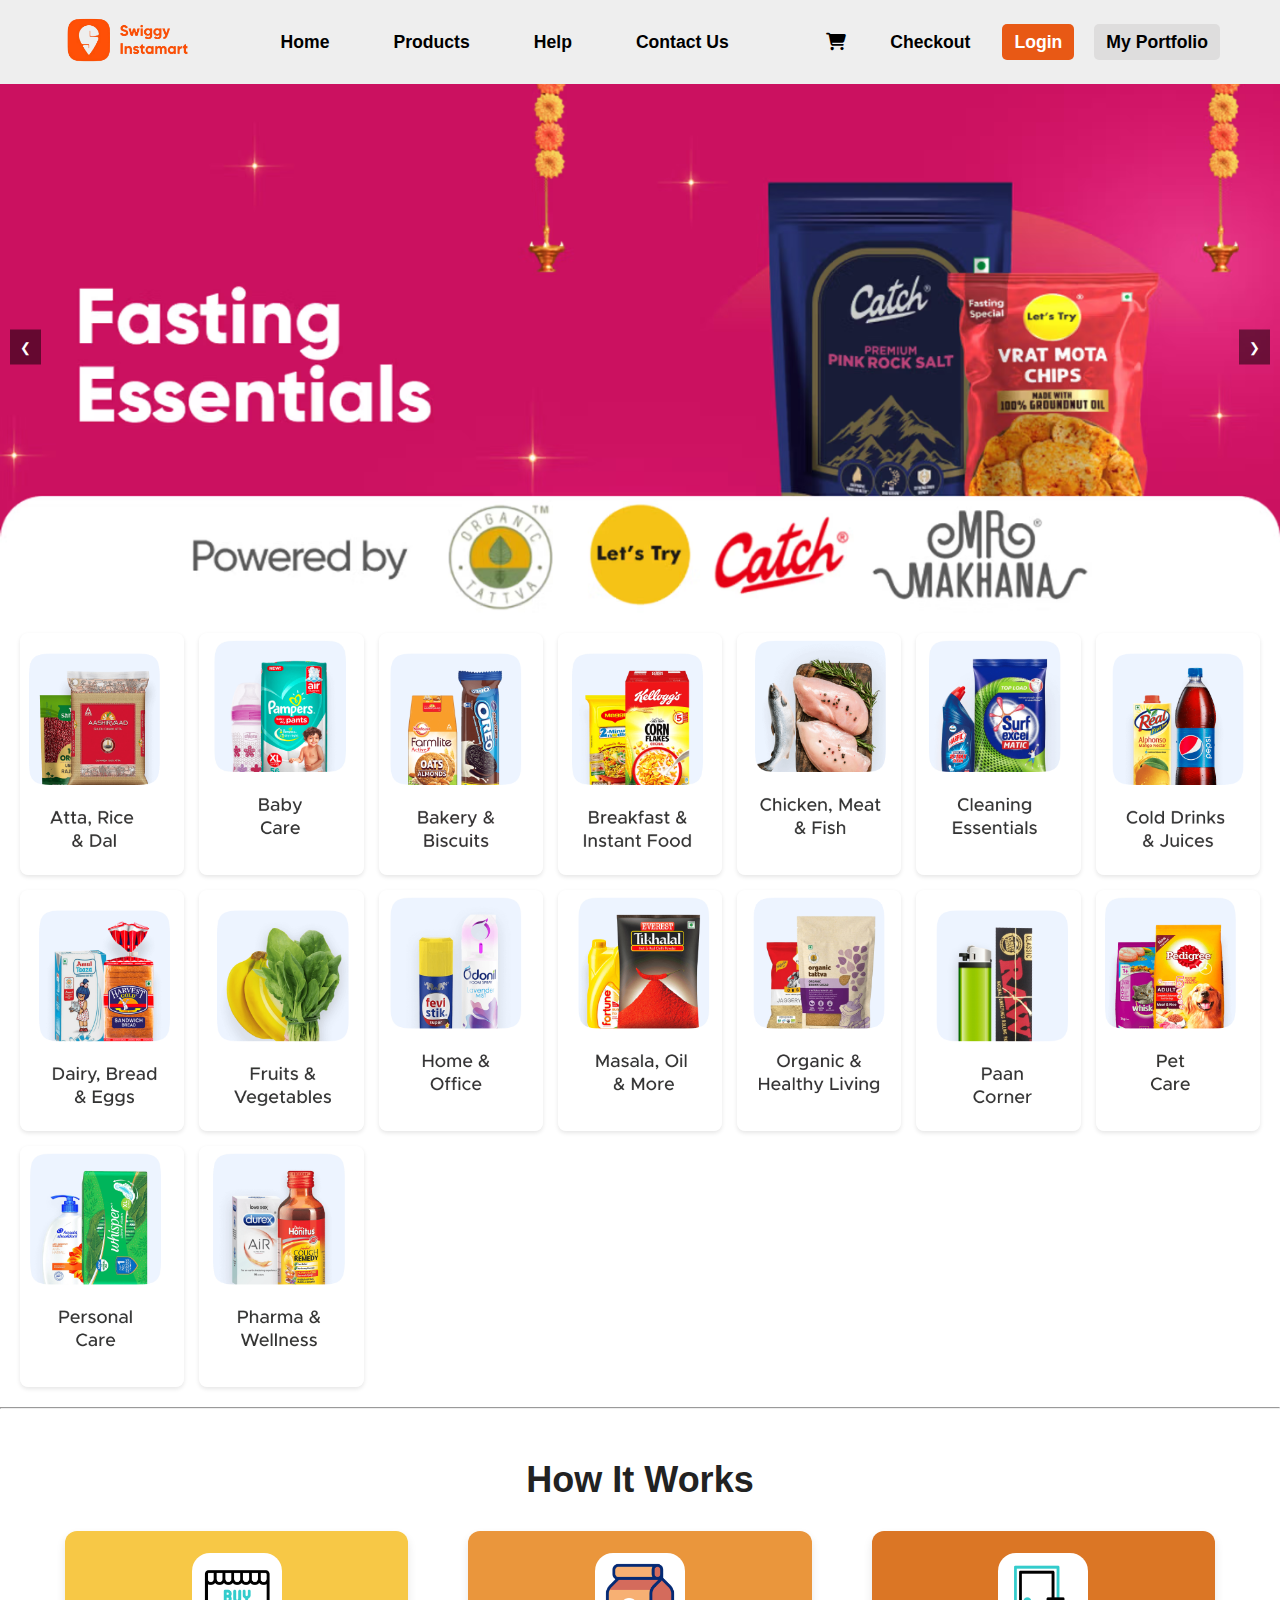
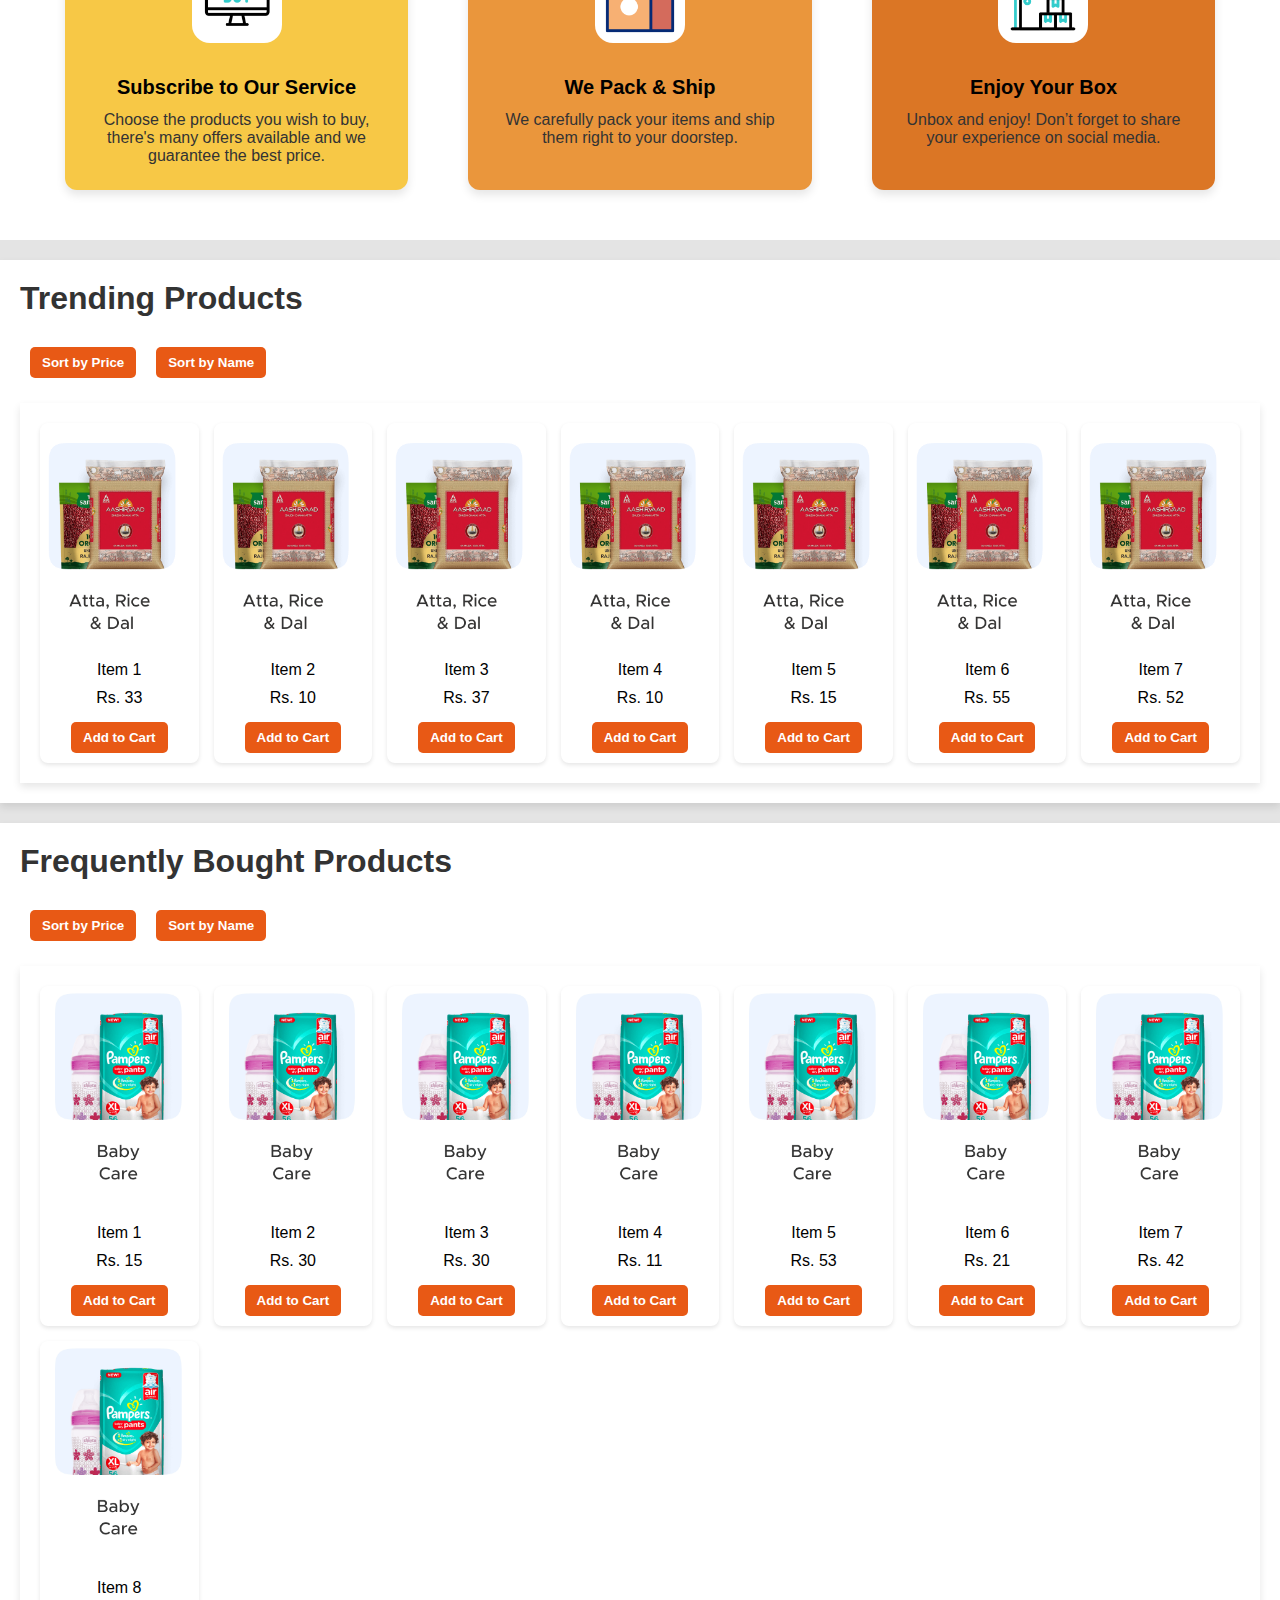
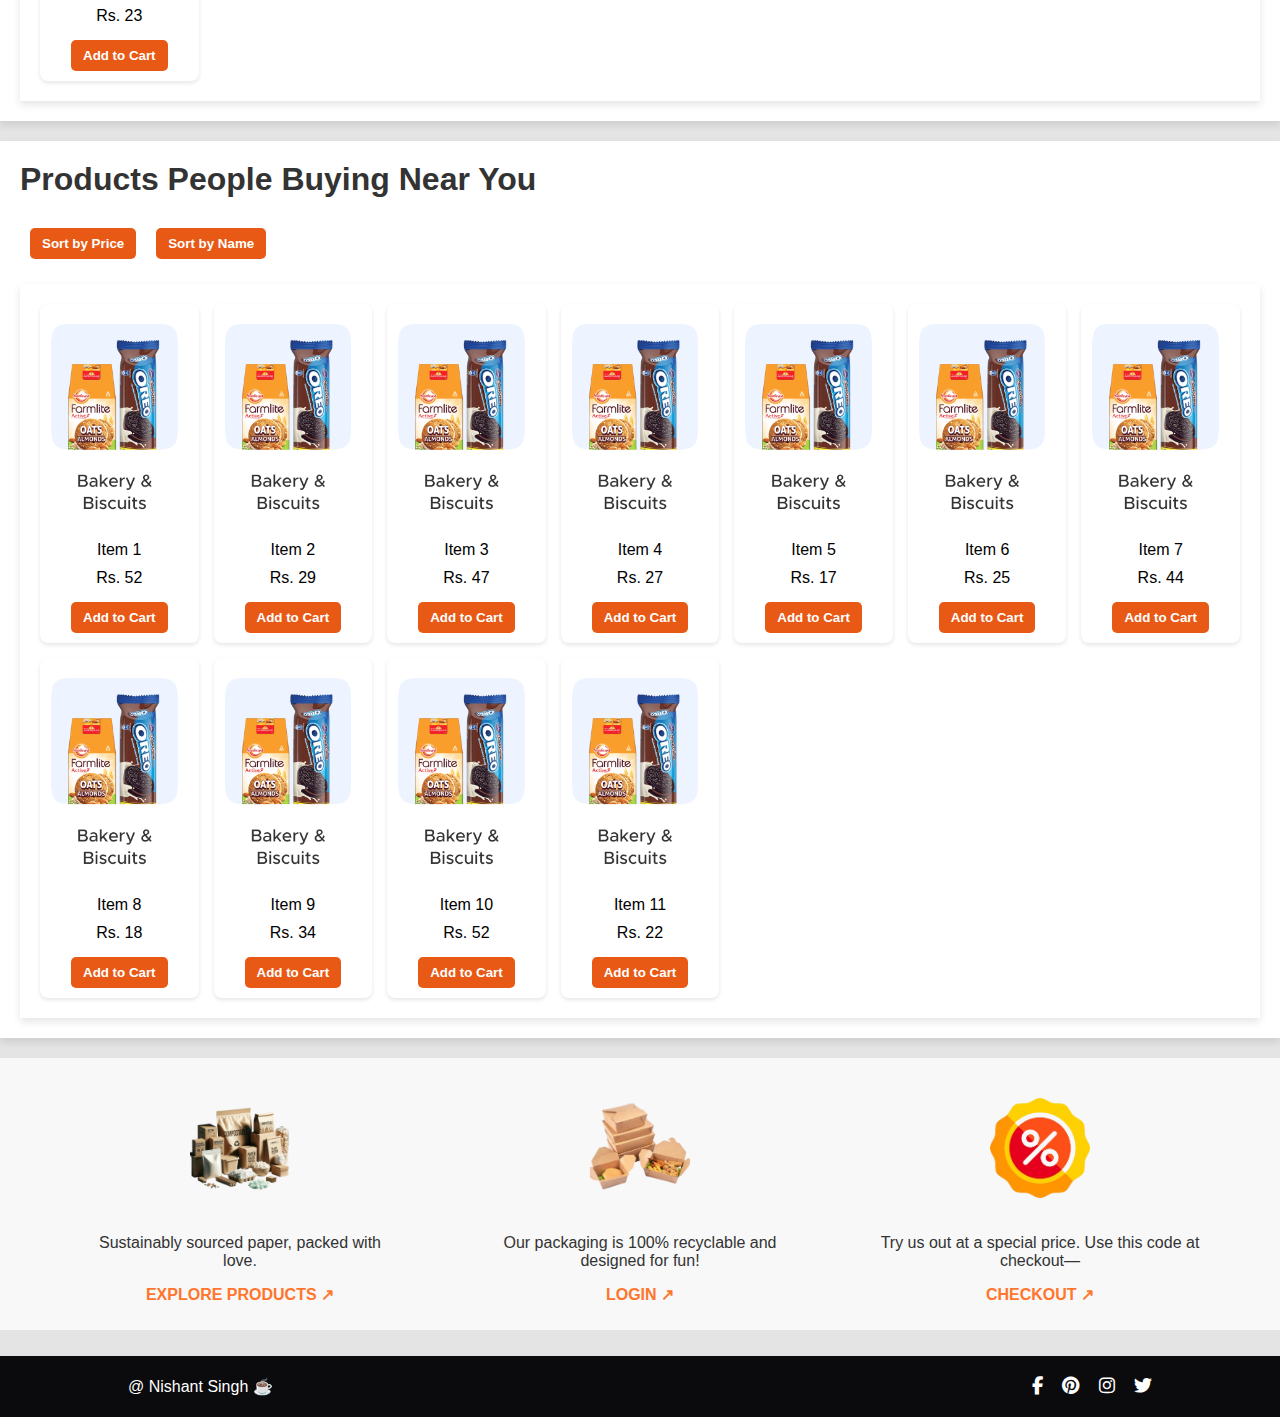
<file: index.html>
<!DOCTYPE html>
<html lang="en">
  <head>
    <title>Instamart</title>
    <link
      rel="stylesheet"
      href="https://cdnjs.cloudflare.com/ajax/libs/font-awesome/6.4.2/css/all.min.css"
    />
<script src="https://cdn.jsdelivr.net/npm/bootstrap@5.3.0-alpha1/dist/js/bootstrap.bundle.min.js"></script>

    <link rel="icon" type="image/x-icon" href="/images/favico.png">

    <style>
      * {
        margin: 0;
        padding: 0;
        box-sizing: border-box;
        font-family: "Arial", sans-serif;
      }

      body {
        min-height: 200vh;
        display: flex;
        flex-direction: column;
        background-color: #e4e4e4;
      }

      header {
        position: fixed;
        top: 0;
        width: 100%;
        padding: 5px 0;
        background: #eee;
        z-index: 9999;
        transition: all 300ms ease-in-out;
      }
      nav {
        display: flex;
        justify-content: space-between;
        align-items: center;
        max-width: 1200px;
        margin: auto;
        padding: 10px 20px;
      }

      .nav-left {
        display: flex;
        align-items: center;
      }

      .nav-left .logo img {
        height: 50px;
        width: auto;
      }

      .nav-center {
        flex-grow: 1;
        display: flex;
        justify-content: center;
      }

      .nav-center ul {
        list-style: none;
        display: flex;
        gap: 40px;
      }

      .nav-center ul li a {
        text-decoration: none;
        color: black;
        font-size: 1.1rem;
        font-weight: 600;
        padding: 8px 12px;
      }

      .nav-right {
        display: flex;
        align-items: center;
        gap: 20px;
        /* margin-right: 30px; */
      }

      .nav-right ul {
        list-style: none;
        display: flex;
        gap: 20px;
      }

      .nav-right ul li a {
        text-decoration: none;
        color: black;
        font-size: 1.1rem;
        font-weight: 600;
        padding: 8px 12px;
      }

      .nav-right .login {
        background-color: #e85915;
        color: white;
        border-radius: 5px;
        padding: 8px 12px;
      }

      .login {
        background-color: #e85915;
        border-radius: 5px;
      }
      .port{
        color: white  ;
  border-radius: 5px;
  background-color: rgb(222, 221, 221);
  /* background-color: powderblue; */

}

      .nav-center ul li a:hover,
      .nav-right ul li a:hover {
        color: #e85915;
        background-color: rgb(222, 221, 221);
        transition: 0.5s;
        border-radius: 5px;
      }
      .logo:hover img {
        transform: scale(1.05);
        transition: 1s;
      }
      .scroll-down header {
        transform: translateY(-100%);
      }

      .scroll-up header {
        filter: drop-shadow(0 -10px 20px rgb(170, 170, 170));
      }

      .menu-is-open {
        overflow: hidden;
      }

      .menu-is-open header {
        filter: none;
      }

      .hero {
        background-image: url('./product/banner.jpg');
        background-size: cover;
        background-position: center;
        aspect-ratio: 54 / 10;
        width: 100%;
        display: flex;
        flex-direction: column;
        justify-content: center;
        align-items: center;
        color: white;
        text-align: center;
        padding: 20px;
        cursor: pointer;
      }

      .grid-container {
        width: 100%;
        display: grid;
        grid-template-columns: repeat(auto-fit, minmax(150px, 1fr));
        gap: 15px;
        padding: 20px;
        background: white;
        box-shadow: 0 4px 8px rgba(0, 0, 0, 0.1);
      }
      .grid-item {
        display: flex;
        align-items: center;
        justify-content: center;
        overflow: hidden;
        border-radius: 8px;
        box-shadow: 0 2px 4px rgba(0, 0, 0, 0.1);
        background: white;
        transition: transform 0.3s ease-in-out;
        position: relative;
        flex-direction: column;
      }
      .grid-item:hover {
        transform: scale(1.01);
        cursor: pointer;
      }
      .grid-item img {
        width: 100%;
        height: auto;
        object-fit: cover;
        border-radius: 8px;
      }

      footer {
        background-color: #0b0b0d;
        color: white;
        padding: 20px 0;
        text-align: center;
        margin-top: auto;
      }

      footer a,
      p:hover {
        color: #e85915;
        transition: 1s;
      }

      .footer-container {
        display: flex;
        justify-content: space-between;
        align-items: center;
        width: 80%;
        margin: 0 auto;
      }

      .footer-container p {
        font-size: 16px;
      }

      .social-icons a {
        color: white;
        margin-left: 15px;
        font-size: 18px;
        text-decoration: none;
        align-items: end;
        text-align: left;
      }

      .social-icons a:hover {
        color: #ff9800;
      }

      .category-section {
        margin: 20px 0;
        padding: 20px;
        background: white;
        box-shadow: 0 4px 8px rgba(0, 0, 0, 0.1);
      }

      .category-section h2 {
        margin-bottom: 20px;
        font-size: 2rem;
        color: #333;
      }

      .add-to-cart-btn {
        background-color: #e85915;
        color: white;
        border: none;
        padding: 8px 12px;
        border-radius: 5px;
        cursor: pointer;
        font-weight: 600;
        margin: 10px;
        transition: background-color 0.3s ease;
      }

      .add-to-cart-btn:hover {
        background-color: #ff752b;
      }

      

      .cart-popup {
        position: fixed;
        top: 20px;
        right: 20px;
        background-color: #fff;
        padding: 15px 25px;
        border-radius: 5px;
        box-shadow: 0 2px 10px rgba(0, 0, 0, 0.2);
        z-index: 10000;
        display: none;
        border-left: 4px solid #e85915;
      }

      .cart-popup.show {
        display: block;
        animation: slideIn 0.3s ease-out;
      }

.carousel {
  position: relative;
  width: 100%;
  margin: auto;
  overflow: hidden;
}

.carousel-inner {
  display: flex;
  transition: transform 0.5s ease-in-out;
}

.carousel-item {
  min-width: 100%;
}

.carousel-item img {
  width: 100%;
  display: block;
}

#button-c {
  position: absolute;
  top: 50%;
  transform: translateY(-50%);
  background: rgba(0, 0, 0, 0.5);
  color: white;
  border: none;
  padding: 10px;
  cursor: pointer;
}

.prev {
  left: 10px;
}

.next {
  right: 10px;
}

      

      @keyframes slideIn {
        from {
          transform: translateX(100%);
          opacity: 0;
        }
        to {
          transform: translateX(0);
          opacity: 1;
        }
      }

.how-it-works-section {
    width: 95%;
    max-width: 93%;
    padding: 50px 20px;
    margin: auto;
    text-align: center;
}

.hiw-title {
    font-size: 36px;
    font-weight: bold;
    text-align: center;
    margin-bottom: 30px;
    color: #222;
}

.hiw-container {
    display: flex;
    justify-content: space-between;
    gap: 60px;
    flex-wrap: wrap;
}

.hiw-box {
    background: #f7c846;
    padding: 25px;
    text-align: center;
    flex: 1;
    border-radius: 12px;
    transition: 0.3s ease-in-out;
    min-width: 250px;
    box-shadow: 0px 5px 10px rgba(0, 0, 0, 0.1);
}

.hiw-box:nth-child(2) {
    background: #ea963c;
}

.hiw-box:nth-child(3) {
    background: #db7625;
}

.hiw-icon {
    width: 60px;
    height: 60px;
    margin-bottom: 15px;
}

.hiw-heading {
    font-size: 20px;
    font-weight: bold;
    margin-bottom: 12px;
}

.hiw-text {
    font-size: 16px;
    color: #333;
}

/* Hover Effect */
.hiw-box:hover {
    transform: translateY(-5px);
    box-shadow: 0px 5px 15px rgba(0, 0, 0, 0.2);
}

/* Responsive Design */
@media (max-width: 768px) {
    .hiw-container {
        flex-direction: column;
        align-items: center;
    }

    .hiw-box {
        width: 80%;
        margin-bottom: 15px;
    }
}

.eco-packaging-section {
  display: flex;
  justify-content: space-around;
  align-items: center;
  padding: 40px;
  background-color: #f8f8f8;
  margin-bottom: 2%;
  padding-bottom: 2%;
}

.eco-packaging-box {
  text-align: center;
  max-width: 320px;
}

.eco-packaging-img {
  width: 100px;
  height: auto;
  margin-bottom: 10%;
}

.eco-packaging-text {
  font-size: 16px;
  color: #333;
}

.eco-packaging-link {
  
  display: block;
  color: #ff752b;
  text-decoration: none;
  font-weight: bold;
  margin-top: 15px;
}


      
    </style>
  </head>
  <body>
    <div id="cartPopup" class="cart-popup">
      Item added to cart!
    </div>

    <header>
      <nav>
        <div class="nav-left">
          <a href="index.html" class="logo"><img src="images/logo.png" alt="Logo" /></a>
        </div>

        <div class="nav-center">
          <ul>
            <li><a href="index.html">Home</a></li>
            <li><a href="product.html">Products</a></li>
            <li><a href="help.html">Help</a></li>
            <li><a href="contact.html">Contact Us</a></li>
          </ul>
        </div>

        <div class="nav-right">
          <ul>
            <li>
              <a href="cart.html" class="cart-icon"><i class="fa-duotone fa-solid fa-cart-shopping"></i></a>
            </li>
            <li><a href="checkout.html">Checkout</a></li>
            <li><a href="login.html" class="login">Login</a></li>
            <li><a href="https://github.com/nishantsingh604" class="port">My Portfolio</a></li>
          </ul>
        </div>
      </nav>
    </header>

    <div style="height: 80px;"></div>
    <div>

    <!-- Carousel Section -->
<div class="carousel">
  <div class="carousel-inner">
    <div class="carousel-item active">
      <img src="/images/bannerr.avif" alt="Slide 1">
    </div>
    <div class="carousel-item">
      <img src="/images/banner2.avif" alt="Slide 2">
    </div>
    <div class="carousel-item">
      <img src="/images/banner3.avif" alt="Slide 3">
    </div>
  </div>
  <button id="button-c" class="prev" onclick="moveSlide(-1)">&#10094;</button>
  <button class="next" id="button-c" onclick="moveSlide(1)">&#10095;</button>
</div>


    <div class="grid-container" id="gridContainer">

    </div>
    
    <hr>
    <div style="background-color: white;">
 <section class="how-it-works-section" >
        <h2 class="hiw-title">How It Works</h2>
        <div class="hiw-container">
            <div class="hiw-box">
                <img src="images/buy.gif" alt="Subscribe" class="hiw-icon" style="transform: scale(1.5); border-radius: 20%; margin-top: 4%; margin-bottom: 15%;">
                <h3 class="hiw-heading">Subscribe to Our Service</h3>
                <p class="hiw-text">Choose the products you wish to buy, there's many offers available and we guarantee the best price.</p>
            </div>
            <div class="hiw-box">
                <img src="images/paper-bag.gif" alt="Subscribe" class="hiw-icon" style="transform: scale(1.5); border-radius: 20%; margin-top: 4%; margin-bottom: 15%;">
               
                <h3 class="hiw-heading">We Pack & Ship</h3>
                <p class="hiw-text">We carefully pack your items and ship them right to your doorstep.</p>
            </div>
            <div class="hiw-box">
              <img src="images/door.gif" alt="Subscribe" class="hiw-icon" style="transform: scale(1.5); border-radius: 20%; margin-top: 4%; margin-bottom: 15%;">
                   <h3 class="hiw-heading">Enjoy Your Box</h3>
                <p class="hiw-text">Unbox and enjoy! Don’t forget to share your experience on social media.</p>
            </div>
        </div>
    </section>
</div>
    <div id="categories"></div>

<div class="eco-packaging-section">
  <div class="eco-packaging-box">
    <img src="/images/img1.png" alt="Eco-friendly Coffee" class="eco-packaging-img">
    <p class="eco-packaging-text">Sustainably sourced paper, packed with love.</p>
    <a href="#" class="eco-packaging-link">EXPLORE PRODUCTS ↗</a>
  </div>

  <div class="eco-packaging-box">
    <img src="/images/img2.png" alt="Fun Packaging" class="eco-packaging-img">
    <p class="eco-packaging-text">Our packaging is 100% recyclable and designed for fun!</p>
    <a href="login.html" class="eco-packaging-link">LOGIN ↗</a>
  </div>
  
  <div class="eco-packaging-box">
    <img src="images/img3.png" alt="Special Offer" class="eco-packaging-img">
    <p class="eco-packaging-text">Try us out at a special price. Use this code at checkout—</p>
    <a href="checkout.html" class="eco-packaging-link">CHECKOUT ↗</a>
  </div>
</div>

    <footer>
      <div class="footer-container">
        <p>@ Nishant Singh ☕</p>
        <div class="social-icons">
          <a href="https://www.facebook.com/SwiggyInstamart/"><i class="fab fa-facebook-f"></i></a>
          <a href="https://in.pinterest.com/swiggyindia/"><i class="fab fa-pinterest"></i></a>
          <a href="https://www.instagram.com/swiggy_instamart/?hl=en"><i class="fab fa-instagram"></i></a>
          <a href="https://x.com/SwiggyInstamart"><i class="fab fa-twitter"></i></a>
        </div>
      </div>
    </footer>

      <script>
        const images = [
            './category/Atta, Rice & Dal.png',
            './category/Baby Care.png',
            './category/Bakery & Biscuits.png',
            './category/Breakfast & Instant Food.png',
            './category/Chicken, Meat & Fish.png',
            './category/Cleaning Essentials.png',
            './category/Cold Drinks & Juices.png',
            './category/Dairy, Bread & Eggs.png',
            './category/Fruits & Vegetables.png',
            './category/Home & Office.png',
            './category/Masala, Oil & More.png',
            './category/Organic & Healthy Living.png',
            './category/paan corner.png',
            './category/Pet Care.png',
            './category/Personal Care.png',
            './category/Pharma & Wellness.png'
        ];
      
        const gridContainer = document.getElementById("gridContainer");
      
        images.forEach((src, i) => {
            let div = document.createElement("div");
            div.classList.add("grid-item");
            div.addEventListener("click", () => {
                window.location.href = `#category${i}`;
            });
            let img = document.createElement("img");
            img.src = src;
            div.appendChild(img);
            gridContainer.appendChild(div);
        });
      
        const categories = {
            category0: Array.from({ length: 7 }, (_, i) => ({ name: `Item ${i + 1}`, price: Math.floor(Math.random() * 50) + 10 })),
            category1: Array.from({ length: 8 }, (_, i) => ({ name: `Item ${i + 1}`, price: Math.floor(Math.random() * 50) + 10 })),
            category2: Array.from({ length: 11 }, (_, i) => ({ name: `Item ${i + 1}`, price: Math.floor(Math.random() * 50) + 10 })),
            // category3: Array.from({ length: 10 }, (_, i) => ({ name: `item${i + 1}`, price: Math.floor(Math.random() * 50) + 10 })),
             };
      
        const categoryNames = [
            'Trending Products',
            'Frequently Bought Products',
            'Products People Buying Near You',
        ];
      
        const images1 = [
            './category/Atta, Rice & Dal.png',
            './category/Baby Care.png',
            './category/Bakery & Biscuits.png',
        ];
      
        const categoriesContainer = document.getElementById('categories');
        const cartPopup = document.getElementById('cartPopup');
      
        function showCartPopup() {
            cartPopup.classList.add('show');
            setTimeout(() => {
                cartPopup.classList.remove('show');
            }, 2000);
        }
      
        function addToCart(category, item, price) {
            let cart = JSON.parse(localStorage.getItem('cart')) || [];
            cart.push({ category, item, price });
            localStorage.setItem('cart', JSON.stringify(cart));
            showCartPopup();
        }
      
        function renderCategory(categoryKey, index, items) {
            const section = document.createElement('div');
            section.classList.add('category-section');
            section.id = categoryKey;
      
            const title = document.createElement('h2');
            title.textContent = categoryNames[index];
            section.appendChild(title);
      
            const sortContainer = document.createElement('div');
            sortContainer.style.marginBottom = '15px';
      
            const sortByPriceBtn = document.createElement('button');
            sortByPriceBtn.textContent = 'Sort by Price';
            sortByPriceBtn.style.marginRight = '10px';
            sortByPriceBtn.classList.add('add-to-cart-btn');
            sortByPriceBtn.addEventListener('click', () => {
                const sortedItems = [...items].sort((a, b) => a.price - b.price);
                updateCategoryGrid(categoryKey, sortedItems);
            });
            sortContainer.appendChild(sortByPriceBtn);
      
            const sortByNameBtn = document.createElement('button');
            sortByNameBtn.textContent = 'Sort by Name';
            sortByNameBtn.classList.add('add-to-cart-btn');
            sortByNameBtn.addEventListener('click', () => {
                const sortedItems = [...items].sort((a, b) => a.name.localeCompare(b.name));
                updateCategoryGrid(categoryKey, sortedItems);
            });
            sortContainer.appendChild(sortByNameBtn);
      
            section.appendChild(sortContainer);
      
            const gridContainer = document.createElement('div');
            gridContainer.classList.add('grid-container');
            gridContainer.id = `${categoryKey}-grid`;
      
            items.forEach((itemObj, itemIndex) => {
                const gridItem = document.createElement('div');
                gridItem.classList.add('grid-item');
      
                const img = document.createElement('img');
                img.src = images1[index];
                gridItem.appendChild(img);
      
                const nameSpan = document.createElement('span');
                nameSpan.textContent = itemObj.name;
                nameSpan.style.margin = '5px 0';
                gridItem.appendChild(nameSpan);
      
                const priceSpan = document.createElement('span');
                priceSpan.textContent = `Rs. ${itemObj.price}`;
                priceSpan.style.margin = '5px 0';
                gridItem.appendChild(priceSpan);
      
                const addButton = document.createElement('button');
                addButton.classList.add('add-to-cart-btn');
                addButton.textContent = 'Add to Cart';
                addButton.addEventListener('click', (e) => {
                    e.stopPropagation();
                    addToCart(categoryNames[index], itemObj.name, itemObj.price);
                });
                gridItem.appendChild(addButton);
      
                gridItem.addEventListener('click', (e) => {
                    if (e.target !== addButton) {
                        window.location.href = `#${categoryKey}-${itemIndex}`;
                    }
                });
      
                gridContainer.appendChild(gridItem);
            });
      
            section.appendChild(gridContainer);
            categoriesContainer.appendChild(section);
        }
      
        function updateCategoryGrid(categoryKey, items) {
            const gridContainer = document.getElementById(`${categoryKey}-grid`);
            gridContainer.innerHTML = ''; // Clear existing items
      
            items.forEach((itemObj, itemIndex) => {
                const gridItem = document.createElement('div');
                gridItem.classList.add('grid-item');
      
                const img = document.createElement('img');
                img.src = images1[parseInt(categoryKey.replace('category', ''))];
                gridItem.appendChild(img);
      
                const nameSpan = document.createElement('span');
                nameSpan.textContent = itemObj.name;
                nameSpan.style.margin = '5px 0';
                gridItem.appendChild(nameSpan);
      
                const priceSpan = document.createElement('span');
                priceSpan.textContent = `Rs. ${itemObj.price}`;
                priceSpan.style.margin = '5px 0';
                gridItem.appendChild(priceSpan);
      
                const addButton = document.createElement('button');
                addButton.classList.add('add-to-cart-btn');
                addButton.textContent = 'Add to Cart';
                addButton.addEventListener('click', (e) => {
                    e.stopPropagation();
                    addToCart(categoryNames[parseInt(categoryKey.replace('category', ''))], itemObj.name, itemObj.price);
                });
                gridItem.appendChild(addButton);
      
                gridItem.addEventListener('click', (e) => {
                    if (e.target !== addButton) {
                        window.location.href = `#${categoryKey}-${itemIndex}`;
                    }
                });
      
                gridContainer.appendChild(gridItem);
            });
        }
      
        Object.keys(categories).forEach((categoryKey, index) => {
            renderCategory(categoryKey, index, categories[categoryKey]);
        });
      
        const body = document.body;
        let lastScroll = 0;
      
        window.addEventListener("scroll", () => {
            const currentScroll = window.pageYOffset;
            if (currentScroll <= 0) {
                body.classList.remove("scroll-up");
                return;
            }
      
            if (
                currentScroll > lastScroll &&
                !body.classList.contains("scroll-down")
            ) {
                body.classList.remove("scroll-up");
                body.classList.add("scroll-down");
            } else if (
                currentScroll < lastScroll &&
                body.classList.contains("scroll-down")
            ) {
                body.classList.remove("scroll-down");
                body.classList.add("scroll-up");
            }
            lastScroll = currentScroll;


        });

let index = 0;
const items = document.querySelectorAll(".carousel-item");
const totalSlides = items.length;
const carouselInner = document.querySelector(".carousel-inner");

// Function to move slides
function moveSlide(step) {
  index = (index + step + totalSlides) % totalSlides;
  carouselInner.style.transition = "transform 1s ease-in-out"; // Smooth easing effect
  carouselInner.style.transform = `translateX(-${index * 100}%)`;
}

// Auto slide every 3 seconds (3000 ms)
setInterval(() => moveSlide(1), 3000);


      </script>
  </body>
</html>
</file>
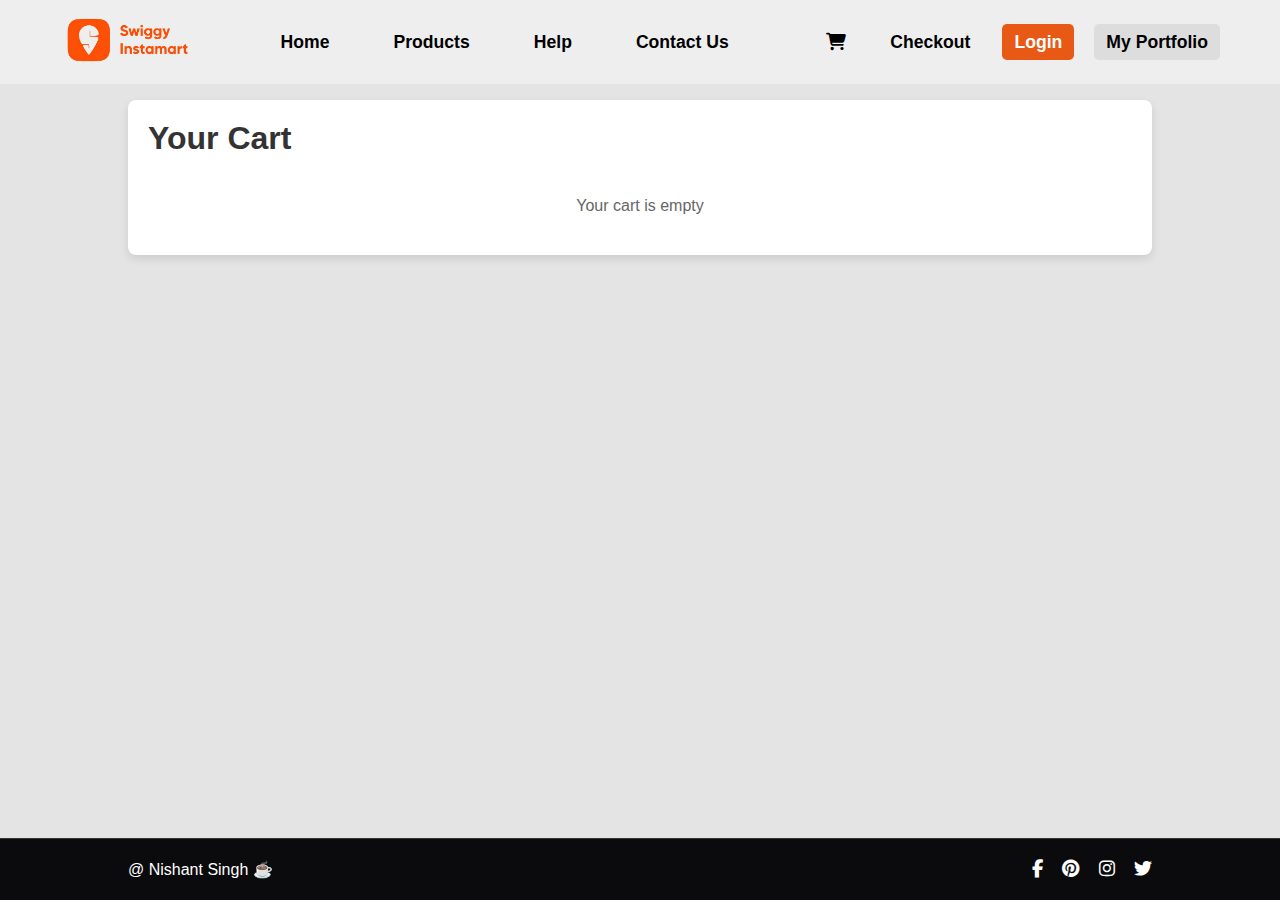
<file: cart.html>
<!DOCTYPE html>
<html lang="en">
<head>
    <title>Instamart - Cart</title>
    
    <link rel="icon" type="image/x-icon" href="images/favico.png">
    <link rel="stylesheet" href="https://cdnjs.cloudflare.com/ajax/libs/font-awesome/6.4.2/css/all.min.css" />
    <style>
        * {
            margin: 0;
            padding: 0;
            box-sizing: border-box;
            font-family: "Arial", sans-serif;
        }

        body {
            background-color: #e4e4e4;
            min-height: 100vh;
            display: flex;
            flex-direction: column;
        }

        header {
        position: fixed;
        top: 0;
        width: 100%;
        padding: 5px 0;
        background: #eee;
        z-index: 9999;
        transition: all 300ms ease-in-out;
      }
      nav {
        display: flex;
        justify-content: space-between; /* Space out elements */
        align-items: center;
        max-width: 1200px;
        margin: auto;
        padding: 10px 20px;
      }

      .nav-left {
        display: flex;
        align-items: center;
      }

      .nav-left .logo img {
        height: 50px;
        width: auto;
      }

      .nav-center {
        flex-grow: 1;
        display: flex;
        justify-content: center;
      }

      .nav-center ul {
        list-style: none;
        display: flex;
        gap: 40px;
      }

      .nav-center ul li a {
        text-decoration: none;
        color: black;
        font-size: 1.1rem;
        font-weight: 600;
        padding: 8px 12px;
      }

      .nav-right {
        display: flex;
        align-items: center;
        gap: 20px;
      }

      .nav-right ul {
        list-style: none;
        display: flex;
        gap: 20px;
      }

      .nav-right ul li a {
        text-decoration: none;
        color: black;
        font-size: 1.1rem;
        font-weight: 600;
        padding: 8px 12px;
      }

          .port{
        color: white  ;
  border-radius: 5px;
  background-color: rgb(222, 221, 221);
  /* background-color: powderblue; */

}
      .nav-right .login {
        background-color: #e85915;
        color: white;
        border-radius: 5px;
        padding: 8px 12px;
      }

      .login {
        background-color: #e85915;
        border-radius: 5px;
      }

      .nav-center ul li a:hover,
      .nav-right ul li a:hover {
        color: #e85915;
        background-color: rgb(222, 221, 221);
        transition: 0.5s;
        border-radius: 5px;
      }
      .logo:hover img {
        transform: scale(1.05);
        transition: 1s;
      }
      .scroll-down header {
        transform: translateY(-100%);
      }

      .scroll-up header {
        filter: drop-shadow(0 -10px 20px rgb(170, 170, 170));
      }

      .menu-is-open {
        overflow: hidden;
      }

      .menu-is-open header {
        filter: none;
      }

        .cart-container {
            width: 80%;
            margin: 100px auto 20px;
            padding: 20px;
            background: white;
            border-radius: 8px;
            box-shadow: 0 4px 8px rgba(0, 0, 0, 0.1);
        }

        .cart-container h1 {
            color: #333;
            margin-bottom: 20px;
        }

        .cart-items {
            display: flex;
            flex-direction: column;
            gap: 15px;
        }

        .cart-item {
            display: flex;
            justify-content: space-between;
            align-items: center;
            padding: 15px;
            background: #f9f9f9;
            border-radius: 5px;
        }

        .cart-item span {
            font-size: 1.1rem;
            color: #333;
        }
    
        .remove-btn {
            background-color: #e85915;
            color: white;
            border: none;
            padding: 8px 12px;
            border-radius: 15px;
            cursor: pointer;
            transition: background-color 0.3s ease;
        }

        .remove-btn:hover {
            background-color: #ff752b;
        }

        .empty-cart {
            text-align: center;
            color: #666;
            padding: 20px;
        }

        .checkout-btn {
            background-color: #e85915;
            color: white;
            border: none;
            padding: 12px 24px;
            border-radius: 15px;
            cursor: pointer;
            font-size: 1.1rem;
            margin-top: 20px;
            transition: background-color 0.3s ease;
            display: block;
            margin-left: auto;
            margin-right: auto;
        }

        .checkout-btn:hover {
            background-color: #ff752b;
        }

      

        footer {
            background-color: #0b0b0d;
            color: white;
            padding: 20px 0;
            text-align: center;
            margin-top: auto;
            border-top: 1px solid #333;
        }

        footer a,
        p:hover {
            color: #e85915;
            transition: 1s;
        }

        .footer-container {
            display: flex;
            justify-content: space-between;
            align-items: center;
            width: 80%;
            margin: 0 auto;
        }
    .port{
        color: white  ;
  border-radius: 5px;
  background-color: rgb(222, 221, 221);
  /* background-color: powderblue; */

}
        .footer-container p {
            font-size: 16px;
        }

        .social-icons a {
            color: white;
            margin-left: 15px;
            font-size: 18px;
            text-decoration: none;
            align-items: end;
            text-align: left;
            transition: all 0.2s ease-in-out;
        }

        .social-icons a:hover {
            color: #ff9800;
        }

</style>
<body>
    <header>
        <nav>
            <div class="nav-left">
                <a href="index.html" class="logo"><img src="images/logo.png" alt="Logo" /></a>
            </div>
            <div class="nav-center">
                <ul>
                    <li><a href="index.html">Home</a></li>
                    <li><a href="product.html">Products</a></li>
                    <li><a href="help.html">Help</a></li>
                    <li><a href="contact.html">Contact Us</a></li>
                </ul>
            </div>
            <div class="nav-right">
                <ul>
                    <li><a href="cart.html" class="cart-icon"><i class="fa-duotone fa-solid fa-cart-shopping"></i></a></li>
                    <li><a href="checkout.html">Checkout</a></li>
                    <li><a href="login.html" class="login">Login</a></li>
            <li><a href="https://github.com/nishantsingh604" class="port">My Portfolio</a></li>
                </ul>
            </div>
        </nav>
    </header>

    <div class="cart-container">
        <h1>Your Cart</h1>
        <div id="cartItems" class="cart-items"></div>
        <button class="checkout-btn" id="checkoutBtn">Proceed to Checkout</button>
    </div>
    <footer>
        <div class="footer-container">
            <p>@ Nishant Singh ☕</p>
            <div class="social-icons">
                <a href="https://www.facebook.com/SwiggyInstamart/"><i class="fab fa-facebook-f"></i></a>
                <a href="https://in.pinterest.com/swiggyindia/"><i class="fab fa-pinterest"></i></a>
                <a href="https://www.instagram.com/swiggy_instamart/?hl=en"><i class="fab fa-instagram"></i></a>
                <a href="https://x.com/SwiggyInstamart"><i class="fab fa-twitter"></i></a>
            </div>
        </div>
    </footer>

<script>
const cartItemsContainer = document.getElementById('cartItems');
const checkoutBtn = document.getElementById('checkoutBtn');

function loadCart() {
    let cart = JSON.parse(localStorage.getItem('cart')) || [];

    if (cart.length === 0) {
        cartItemsContainer.innerHTML = '<p class="empty-cart">Your cart is empty</p>';
        checkoutBtn.style.display = 'none';
        localStorage.setItem('totalPrice', 0);
        return;
    }

    cartItemsContainer.innerHTML = '';
    let totalPrice = 0;

    cart.forEach((item, index) => {
        const itemPrice = item.price || 0;
        const itemQuantity = item.quantity || 1;

        totalPrice += itemPrice * itemQuantity;

        // Display item with correct quantity
        const cartItem = document.createElement('div');
        cartItem.classList.add('cart-item');
        cartItem.innerHTML = `
            <span>${item.category} - ${item.item} (₹${itemPrice} x ${itemQuantity})</span>
            <button class="decrease-btn" data-index="${index}" style="font-size: 18px; padding: 8px 12px;">-</button>
            <span>${itemQuantity}</span>
            <button class="increase-btn" data-index="${index}" style="font-size: 18px; padding: 8px 12px;">+</button>
            <button class="remove-btn" data-index="${index}">Remove</button>
        `;
        cartItemsContainer.appendChild(cartItem);
    });

    localStorage.setItem('totalPrice', totalPrice);

    // Add event listeners
    document.querySelectorAll('.increase-btn').forEach(button => {
        button.addEventListener('click', (e) => {
            const index = e.target.getAttribute('data-index');
            increaseQuantity(index);
        });
    });

    document.querySelectorAll('.decrease-btn').forEach(button => {
        button.addEventListener('click', (e) => {
            const index = e.target.getAttribute('data-index');
            decreaseQuantity(index);
        });
    });

    document.querySelectorAll('.remove-btn').forEach(button => {
        button.addEventListener('click', (e) => {
            const index = e.target.getAttribute('data-index');
            removeFromCart(index);
        });
    });
}

function addToCart(item) {
    let cart = JSON.parse(localStorage.getItem('cart')) || [];

    // Check if item already exists
    let existingItem = cart.find(cartItem => cartItem.item === item.item && cartItem.category === item.category);

    if (existingItem) {
        existingItem.quantity += 1;  // Increment quantity
    } else {
        cart.push({ ...item, quantity: 1 });
    }

    localStorage.setItem('cart', JSON.stringify(cart));
    loadCart();  // Refresh UI
}

function increaseQuantity(index) {
    let cart = JSON.parse(localStorage.getItem('cart')) || [];
    cart[index].quantity += 1;
    localStorage.setItem('cart', JSON.stringify(cart));
    loadCart();
}

function decreaseQuantity(index) {
    let cart = JSON.parse(localStorage.getItem('cart')) || [];
    
    if (cart[index].quantity > 1) {
        cart[index].quantity -= 1;
    } else {
        cart.splice(index, 1);  // Remove item if quantity reaches 0
    }

    localStorage.setItem('cart', JSON.stringify(cart));
    loadCart();
}

function removeFromCart(index) {
    let cart = JSON.parse(localStorage.getItem('cart')) || [];
    cart.splice(index, 1);
    localStorage.setItem('cart', JSON.stringify(cart));
    loadCart();
}

checkoutBtn.addEventListener('click', () => {
    window.location.href = 'checkout.html';
});

// Load the cart initially
loadCart();
    </script>
    
</body>
</html>
</file>
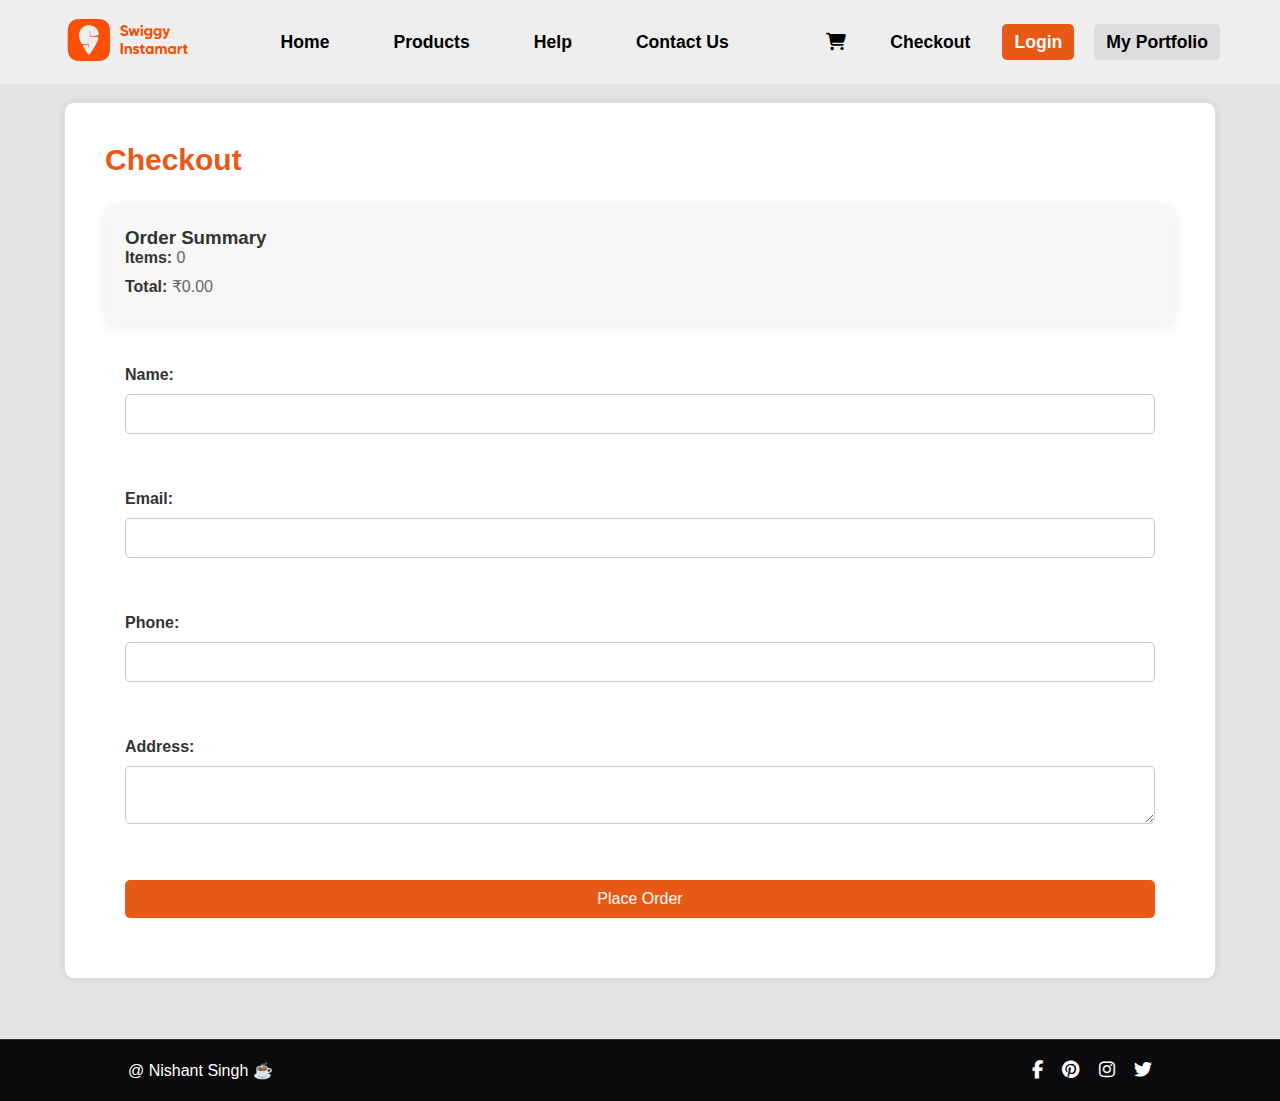
<file: checkout.html>
<!DOCTYPE html>
<html lang="en">
<head>
    <title>Instamart</title>
    <link rel="stylesheet" href="https://cdnjs.cloudflare.com/ajax/libs/font-awesome/6.4.2/css/all.min.css" />

    <link rel="icon" type="image/x-icon" href="/images/favico.png">

    <style>
        /* Existing styles */
        * {
            margin: 0;
            padding: 0;
            box-sizing: border-box;
            font-family: "Arial", sans-serif;
        }

        body {
            min-height: 118vh;
            display: flex;
            flex-direction: column;
            background-color: #e4e4e4;
        }

        header {
        position: fixed;
        top: 0;
        width: 100%;
        padding: 5px 0;
        background: #eee;
        z-index: 9999;
        transition: all 300ms ease-in-out;
      }
      nav {
        display: flex;
        justify-content: space-between; /* Space out elements */
        align-items: center;
        max-width: 1200px;
        margin: auto;
        padding: 10px 20px;
      }

      .nav-left {
        display: flex;
        align-items: center;
      }

      .nav-left .logo img {
        height: 50px;
        width: auto;
      }

      .nav-center {
        flex-grow: 1;
        display: flex;
        justify-content: center;
      }

      .nav-center ul {
        list-style: none;
        display: flex;
        gap: 40px;
      }

      .nav-center ul li a {
        text-decoration: none;
        color: black;
        font-size: 1.1rem;
        font-weight: 600;
        padding: 8px 12px;
      }

      .nav-right {
        display: flex;
        align-items: center;
        gap: 20px;
      }

      .nav-right ul {
        list-style: none;
        display: flex;
        gap: 20px;
      }

      .nav-right ul li a {
        text-decoration: none;
        color: black;
        font-size: 1.1rem;
        font-weight: 600;
        padding: 8px 12px;
      }

      .nav-right .login {
        background-color: #e85915;
        color: white;
        border-radius: 5px;
        padding: 8px 12px;
      }

      .login {
        background-color: #e85915;
        border-radius: 5px;
      }

      .nav-center ul li a:hover,
      .nav-right ul li a:hover {
        color: #e85915;
        background-color: rgb(222, 221, 221);
        transition: 0.5s;
        border-radius: 5px;
      }
      .logo:hover img {
        transform: scale(1.05);
        transition: 1s;
      }
      .scroll-down header {
        transform: translateY(-100%);
      }

      .scroll-up header {
        filter: drop-shadow(0 -10px 20px rgb(170, 170, 170));
      }

      .menu-is-open {
        overflow: hidden;
      }

      .menu-is-open header {
        filter: none;
      }


        footer {
            background-color: #0b0b0d;
            color: white;
            padding: 20px 0;
            text-align: center;
            margin-top: auto;
            border-top: 1px solid #333;
        }

        footer a,
        p:hover {
            color: #e85915;
            transition: 1s;
        }

        .footer-container {
            display: flex;
            justify-content: space-between;
            align-items: center;
            width: 80%;
            margin: 0 auto;
        }
    .port{
        color: white  ;
  border-radius: 5px;
  background-color: rgb(222, 221, 221);
  /* background-color: powderblue; */

}
        .footer-container p {
            font-size: 16px;
        }

        .social-icons a {
            color: white;
            margin-left: 15px;
            font-size: 18px;
            text-decoration: none;
            align-items: end;
            text-align: left;
            transition: all 0.2s ease-in-out;
        }

        .social-icons a:hover {
            color: #ff9800;
        }

        /* New styles for checkout page */
        .checkout-container {
            width: 90%;
            margin: 60px auto;
            padding: 40px;
            background-color: #fff;
            border: 1px solid #ddd;
            box-shadow: 0 0 10px rgba(0, 0, 0, 0.1);
            border-radius: 10px;
            margin-top: 8%;
            
        }

        .checkout-header {
            font-size: 30px;
            font-weight: bold;
            margin-bottom: 30px;
            color: #e85915;
        }

        .order-summary {
    background-color: #f7f7f7;
    padding: 20px;
    border-radius: 10px;
    margin-bottom: 20px;
    box-shadow: 0 0 10px rgba(0, 0, 0, 0.1);
}

.order-summary h3 {
    margin-top: 0;
    font-weight: bold;
    color: #333;
}

.order-summary p {
    margin-bottom: 10px;
    font-size: 16px;
    color: #666;
}

.order-summary p span:first-child {
    font-weight: bold;
    color: #333;
}

.checkout-form {
    display: flex;
    flex-direction: column;
    padding: 20px;
}

.checkout-form label {
    margin-bottom: 10px;
    font-size: 16px;
    font-weight: bold;
    color: #333;
}

.checkout-form input {
    padding: 10px;
    margin-bottom: 20px;
    border: 1px solid #ccc;
    border-radius: 5px;
    font-size: 16px;
}

.checkout-form textarea {
    padding: 10px;
    margin-bottom: 20px;
    border: 1px solid #ccc;
    border-radius: 5px;
    font-size: 16px;
}

.checkout-form button[type="submit"] {
    background-color: #e85915;
    color: #fff;
    padding: 10px 20px;
    border: none;
    border-radius: 5px;
    cursor: pointer;
    font-size: 16px;
}

.checkout-form button[type="submit"]:hover {
    background-color: #ff9800;
}
</style>
<body>
    <header>
        <header>
          <nav>
              <div class="nav-left">
                  <a href="index.html" class="logo"><img src="images/logo.png" alt="Logo" /></a>
              </div>
              <div class="nav-center">
                  <ul>
                      <li><a href="index.html">Home</a></li>
                      <li><a href="product.html">Products</a></li>
                      <li><a href="help.html">Help</a></li>
                      <li><a href="contact.html">Contact Us</a></li>
                  </ul>
              </div>
              <div class="nav-right">
                  <ul>
                      <li><a href="cart.html" class="cart-icon"><i class="fa-duotone fa-solid fa-cart-shopping"></i></a></li>
                      <li><a href="checkout.html">Checkout</a></li>
                      <li><a href="login.html" class="login">Login</a></li>
            <li><a href="https://github.com/nishantsingh604" class="port">My Portfolio</a></li>
                  </ul>
              </div>
          </nav>
      </header>
      </header>
      <div class="checkout-container">
        <h2 class="checkout-header">Checkout</h2>
        <div class="order-summary">
            <h3>Order Summary</h3>
            <p><span>Items:</span> <span id="item-count">0</span></p>
            <p><span>Total:</span> <span id="total-cost">₹0.00</span></p>
        </div>
        <form class="checkout-form">
            <label for="name">Name:</label>
            <input type="text" id="name" name="name"><br><br>
            <label for="email">Email:</label>
            <input type="email" id="email" name="email"><br><br>
            <label for="phone">Phone:</label>
            <input type="tel" id="phone" name="phone"><br><br>
            <label for="address">Address:</label>
            <textarea id="address" name="address"></textarea><br><br>
            <button type="submit">Place Order</button>
        </form>
    </div>
    
      <footer>
        <div class="footer-container">
          <p>@ Nishant Singh ☕</p>
          <div class="social-icons">
            <a href="https://www.facebook.com/SwiggyInstamart/"><i class="fab fa-facebook-f"></i></a>
            <a href="https://in.pinterest.com/swiggyindia/"><i class="fab fa-pinterest"></i></a>
            <a href="https://www.instagram.com/swiggy_instamart/?hl=en"><i class="fab fa-instagram"></i></a>
            <a href="https://x.com/SwiggyInstamart"><i class="fab fa-twitter"></i></a>
          </div>
        </div>
      </footer>
      <script src="checkout.js"></script>
  <script>
    const body = document.body;
    let lastScroll = 0;

    window.addEventListener("scroll", () => {
        const currentScroll = window.pageYOffset;
        if (currentScroll <= 0) {
            body.classList.remove("scroll-up");
            return;
        }

        if (
            currentScroll > lastScroll &&
            !body.classList.contains("scroll-down")
        ) {
            body.classList.remove("scroll-up");
            body.classList.add("scroll-down");
        } else if (
            currentScroll < lastScroll &&
            body.classList.contains("scroll-down")
        ) {
            body.classList.remove("scroll-down");
            body.classList.add("scroll-up");
        }
        lastScroll = currentScroll;
    });
  </script>
</body>
</html>        
</body>
</file>
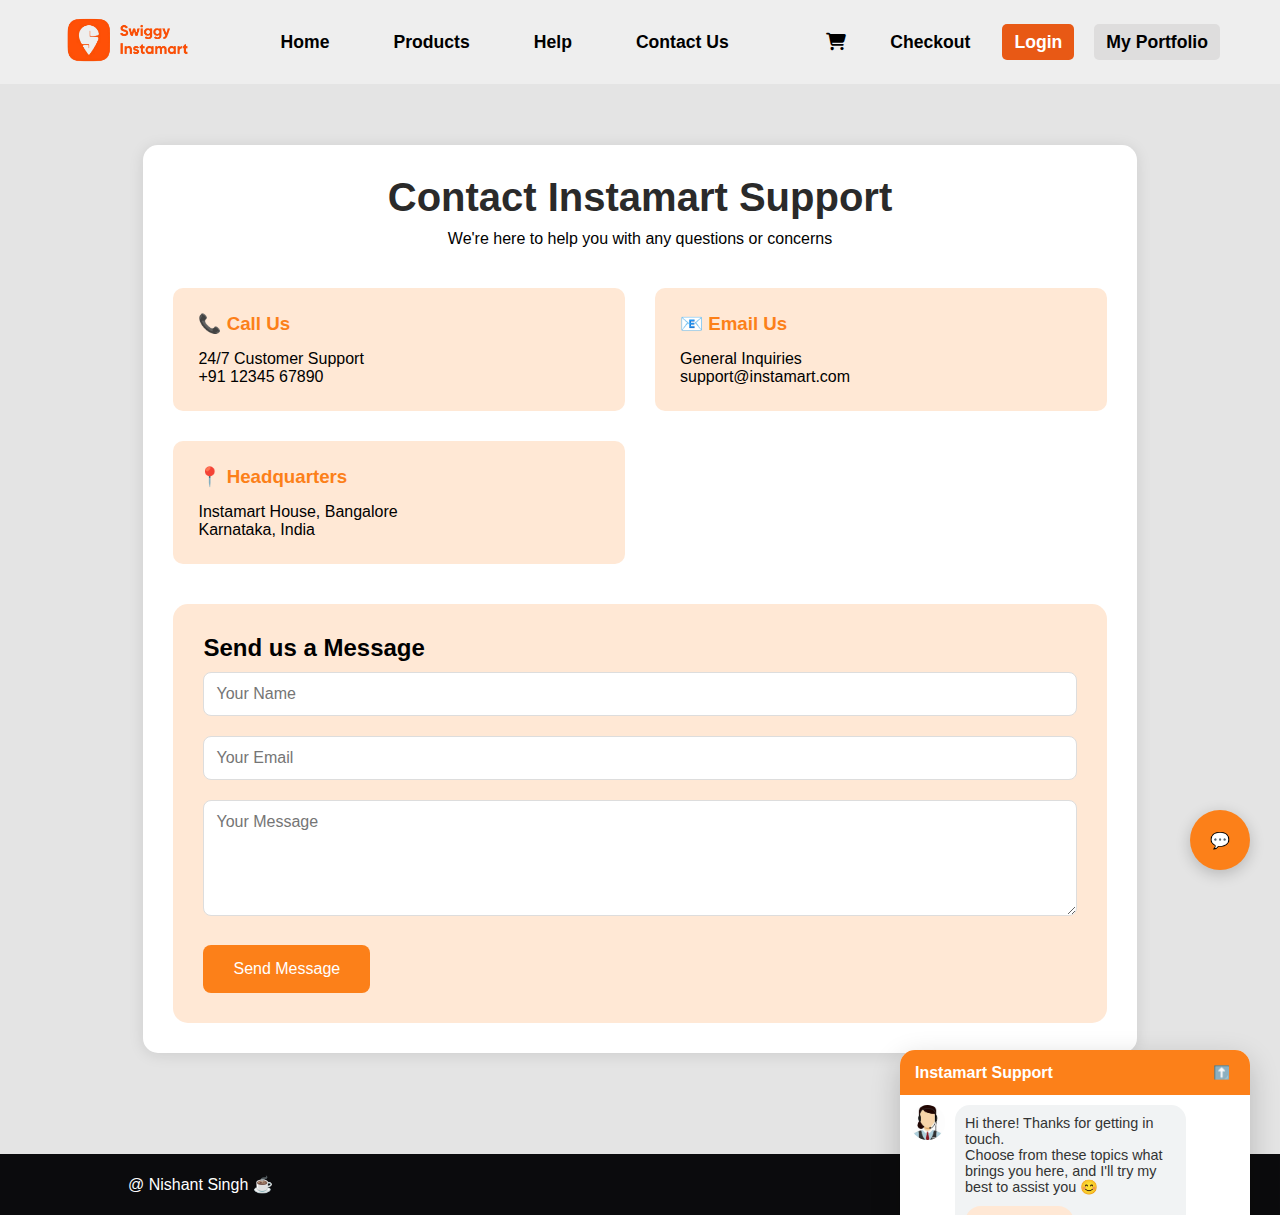
<file: contact.html>
<!DOCTYPE html>
<html lang="en">
<head>
  <meta charset="UTF-8">
  <title>Instamart Contact & Support</title>
  <meta name="viewport" content="width=device-width, initial-scale=1.0">
  <!-- Font Awesome for Social Icons -->
    <link rel="icon" type="image/x-icon" href="/images/favico.png">

  <link rel="stylesheet" href="https://cdnjs.cloudflare.com/ajax/libs/font-awesome/6.4.2/css/all.min.css" />

  <style>
    /* ================= Global Styles ================= */
    :root {
      --primary-orange: #FC8019;
      --secondary-orange: #FFE8D5;
      --swiggy-dark: #2A2A2A;
      --swiggy-gray: #686B78;
    }
    * {
      margin: 0;
      padding: 0;
      box-sizing: border-box;
      font-family: "Arial", sans-serif;
    }
    body {
      margin-top: 5vh;
      background-color: #e4e4e4;
      min-height: 130vh;
      display: flex;
      flex-direction: column;
    }
        .port{
        color: white  ;
  border-radius: 5px;
  background-color: rgb(222, 221, 221);
  /* background-color: powderblue; */

}

    /* ================= Navigation ================= */
    header {
      position: fixed;
      top: 0;
      width: 100%;
      padding: 5px 0;
      background: #eee;
      z-index: 9999;
      transition: all 300ms ease-in-out;
    }
    nav {
      display: flex;
      justify-content: space-between;
      align-items: center;
      max-width: 1200px;
      margin: auto;
      padding: 10px 20px;
    }
    .nav-left {
      display: flex;
      align-items: center;
    }
    .nav-left .logo img {
      height: 50px;
      width: auto;
    }
    .nav-center {
      flex-grow: 1;
      display: flex;
      justify-content: center;
    }
    .nav-center ul {
      list-style: none;
      display: flex;
      gap: 40px;
    }
    .nav-center ul li a {
      text-decoration: none;
      color: black;
      font-size: 1.1rem;
      font-weight: 600;
      padding: 8px 12px;
    }
    .nav-right {
      display: flex;
      align-items: center;
      gap: 20px;
    }
    .nav-right ul {
      list-style: none;
      display: flex;
      gap: 20px;
    }
    .nav-right ul li a {
      text-decoration: none;
      color: black;
      font-size: 1.1rem;
      font-weight: 600;
      padding: 8px 12px;
    }
    .nav-right .login {
      background-color: #e85915;
      color: white;
      border-radius: 5px;
      padding: 8px 12px;
    }
    .nav-center ul li a:hover,
    .nav-right ul li a:hover {
      color: #e85915;
      background-color: rgb(222, 221, 221);
      transition: 0.5s;
      border-radius: 5px;
    }
    .logo:hover img {
      transform: scale(1.05);
      transition: 1s;
    }

    /* ================= Contact Page ================= */
    .contact-container {
      max-width: 1200px;
      margin: 100px auto 50px; /* leave space for fixed header */
      padding: 30px;
      background: white;
      border-radius: 15px;
      box-shadow: 0 2px 15px rgba(0,0,0,0.1);
    }
    .contact-header {
      text-align: center;
      margin-bottom: 40px;
    }
    .contact-header h1 {
      color: #2A2A2A;
      font-size: 2.5rem;
      margin-bottom: 10px;
    }
    .contact-sections {
      display: grid;
      grid-template-columns: repeat(auto-fit, minmax(300px, 1fr));
      gap: 30px;
    }
    .contact-card {
      padding: 25px;
      border-radius: 10px;
      background: #FFE8D5;
    }
    .contact-card h3 {
      color: #FC8019;
      margin-bottom: 15px;
    }
    .contact-form {
      margin-top: 40px;
      padding: 30px;
      background: #FFE8D5;
      border-radius: 15px;
    }
    .contact-form input,
    .contact-form textarea {
      width: 100%;
      padding: 12px;
      margin: 10px 0;
      border: 1px solid #ddd;
      border-radius: 8px;
      font-size: 16px;
      background: white;
    }
    .contact-form textarea {
      resize: vertical;
    }
    .submit-btn {
      background: #FC8019;
      color: white;
      padding: 15px 30px;
      border: none;
      border-radius: 8px;
      cursor: pointer;
      font-size: 16px;
      transition: background 0.3s;
      margin-top: 15px;
    }
    .submit-btn:hover {
      background: #FF6F00;
    }

    /* ================= Chatbot Styles ================= */
    .chatbot-toggle {
      position: fixed;
      bottom: 30px;
      right: 30px;
      background: #FC8019;
      color: white;
      width: 60px;
      height: 60px;
      border-radius: 50%;
      cursor: pointer;
      display: flex;
      align-items: center;
      justify-content: center;
      box-shadow: 0 4px 15px rgba(0,0,0,0.2);
      z-index: 1000;
      transition: transform 0.3s;
    }
    .chatbot-toggle:hover {
      transform: scale(1.1);
    }
    .chatbot-container {
      position: fixed;
      bottom: 100px;
      right: 30px;
      width: 350px;
      height: 500px;
      background: #fff;
      border-radius: 15px;
      box-shadow: 0 10px 30px rgba(0,0,0,0.2);
      transform: translateY(150%);
      transition: transform 0.3s;
      z-index: 1001;
      display: flex;
      flex-direction: column;
    }
    .chatbot-container.active {
      transform: translateY(0);
    }
    .chat-header {
      background: #FC8019;
      color: #fff;
      padding: 10px 15px;
      border-radius: 15px 15px 0 0;
      display: flex;
      justify-content: space-between;
      align-items: center;
    }
    .chat-title {
      font-size: 1rem;
      font-weight: bold;
    }
    .close-btn {
      background: none;
      border: none;
      color: white;
      cursor: pointer;
      padding: 5px;
      transform: rotate(180deg);
      transition: transform 0.3s;
    }
    .close-btn.active {
      transform: rotate(0deg);
    }
    .chat-container {
      display: flex;
      flex-direction: column;
      height: 100%;
    }
    #responseContainer {
      flex: 1;
      padding: 10px;
      overflow-y: auto;
      display: flex;
      flex-direction: column;
      gap: 8px;
    }
    .bot-message, .user-message {
      display: flex;
      align-items: flex-start;
      gap: 10px;
    }
    .bot-message .message-bubble {
      background: #f1f3f4;
      color: #333;
      border-bottom-left-radius: 3px;
    }
    .user-message .message-bubble {
      background: #FC8019;
      color: #fff;
      border-bottom-right-radius: 3px;
      margin-left: auto;
    }
    .message-bubble {
      max-width: 70%;
      padding: 10px;
      border-radius: 15px;
      font-size: 0.9rem;
    }
    .avatar {
      width: 35px;
      height: 35px;
      border-radius: 50%;
      flex-shrink: 0;
    }

    /* ================= Chatbot Input, Loader & Quick Replies ================= */
    .input-section {
      display: flex !important;
      padding: 10px;
      border-top: 1px solid #eee;
      background: #fff;
    }
    #userInput {
      flex: 1;
      border: 1px solid #ddd;
      border-radius: 25px;
      padding: 10px;
      font-size: 1rem;
      transition: box-shadow 0.3s;
    }
    #userInput:focus {
      outline: none;
      box-shadow: 0 0 8px rgba(252,128,25,0.6);
    }
    .input-section button {
      background: linear-gradient(135deg, #FC8019, #FF6F00);
      border: none;
      color: white;
      padding: 10px 20px;
      border-radius: 25px;
      font-size: 1rem;
      cursor: pointer;
      margin-left: 10px;
      transition: transform 0.3s, box-shadow 0.3s;
    }
    .input-section button:hover {
      transform: scale(1.05);
      box-shadow: 0 0 8px rgba(252,128,25,0.6);
    }
    /* Loader Styling */
    .loader {
      display: none;
      margin: 10px auto;
      width: 60px;
      text-align: center;
    }
    .loader span {
      display: inline-block;
      width: 8px;
      height: 8px;
      margin: 3px;
      background-color: #FC8019;
      border-radius: 50%;
      animation: loader 1.4s infinite ease-in-out both;
    }
    .loader span:nth-child(1) {
      animation-delay: -0.32s;
    }
    .loader span:nth-child(2) {
      animation-delay: -0.16s;
    }
    @keyframes loader {
      0%, 80%, 100% {
        transform: scale(0);
      }
      40% {
        transform: scale(1);
      }
    }
    .chat-quick-replies {
      display: flex;
      flex-wrap: wrap;
      gap: 8px;
      margin-top: 10px;
    }
    .chat-quick-reply {
      background: #FFE8D5;
      border: none;
      border-radius: 20px;
      padding: 8px 15px;
      cursor: pointer;
      font-size: 0.9rem;
      transition: background 0.3s;
    }
    .chat-quick-reply:hover {
      background: #ffe0c2;
    }
    .chat-footer {
      text-align: center;
      font-size: 0.8rem;
      color: #686B78;
      border-top: 1px solid #eee;
      padding: 8px;
    }
    .agent-transfer {
      color: #d80000;
      background-color: #ffe6e6;
      border-radius: 15px;
      padding: 10px;
      margin: 10px 0;
      text-align: center;
    }
    .agent-option {
      background: #ffe0e0 !important;
      color: #d80000 !important;
      border: 1px solid #ffcccc !important;
    }
    .chatbot-backdrop {
      position: fixed;
      top: 0;
      left: 0;
      width: 100%;
      height: 100%;
      background: rgba(0,0,0,0.5);
      backdrop-filter: blur(5px);
      z-index: 999;
      display: none;
    }

    /* ================= Prompt Categories Styles ================= */
    .category-header {
      padding: 10px;
      background: #f8f8f8;
      font-weight: bold;
      border-bottom: 1px solid #eee;
    }
    .back-button {
      background: none;
      border: none;
      color: #FC8019;
      cursor: pointer;
      padding: 5px;
      font-size: 0.9rem;
    }
    .subcategory-group {
      margin-bottom: 10px;
    }
    .subcategory-title {
      font-weight: bold;
      margin: 8px 0;
      color: #2A2A2A;
    }
    .nested-prompt {
      background: #ffffff;
      border: 1px solid #FFE8D5;
      margin-left: 15px;
    }

    /* ================= Footer Styles ================= */
    footer {
      background-color: #0b0b0d;
      color: white;
      padding: 20px 0;
      text-align: center;
      margin-top: auto;
    }
    .footer-container {
      display: flex;
      justify-content: space-between;
      align-items: center;
      width: 80%;
      margin: 0 auto;
    }
    .footer-container p {
      font-size: 16px;
    }
    .social-icons a {
      color: white;
      margin-left: 15px;
      font-size: 18px;
      text-decoration: none;
    }
    .social-icons a:hover {
      color: #ff9800;
    }
  </style>
</head>
<body>
  <!-- Navigation -->
  <header>
    <nav>
      <div class="nav-left">
        <a href="index.html" class="logo"><img src="images/logo.png" alt="Logo" /></a>
      </div>
      <div class="nav-center">
        <ul>
          <li><a href="index.html">Home</a></li>
          <li><a href="product.html">Products</a></li>
          <li><a href="help.html">Help</a></li>
          <li><a href="contact.html">Contact Us</a></li>
        </ul>
      </div>
      <div class="nav-right">
        <ul>
          <li><a href="cart.html" class="cart-icon"><i class="fa-solid fa-cart-shopping"></i></a></li>
          <li><a href="checkout.html">Checkout</a></li>
          <li><a href="login.html" class="login">Login</a></li>
            <li><a href="https://github.com/nishantsingh604" class="port">My Portfolio</a></li>
        </ul>
      </div>
    </nav>
  </header>

  <!-- Main Contact Page Content -->
  <div class="contact-container" style="margin-top: 100px;">
    <div class="contact-header">
      <h1>Contact Instamart Support</h1>
      <p>We're here to help you with any questions or concerns</p>
    </div>
    <div class="contact-sections">
      <div class="contact-card">
        <h3>📞 Call Us</h3>
        <p>24/7 Customer Support</p>
        <p>+91 12345 67890</p>
      </div>
      <div class="contact-card">
        <h3>📧 Email Us</h3>
        <p>General Inquiries</p>
        <p>support@instamart.com</p>
      </div>
      <div class="contact-card">
        <h3>📍 Headquarters</h3>
        <p>Instamart House, Bangalore</p>
        <p>Karnataka, India</p>
      </div>
    </div>
    <div class="contact-form">
      <h2>Send us a Message</h2>
      <form>
        <input type="text" placeholder="Your Name" required>
        <input type="email" placeholder="Your Email" required>
        <textarea rows="5" placeholder="Your Message" required></textarea>
        <button type="submit" class="submit-btn">Send Message</button>
      </form>
    </div>
  </div>

  <!-- Chatbot Toggle -->
  <div class="chatbot-toggle" onclick="toggleChatbot()">💬</div>
  <div class="chatbot-backdrop" id="backdrop"></div>

  <!-- Chatbot Container -->
  <div class="chatbot-container">
    <div class="chat-header">
      <div class="chat-title">Instamart Support</div>
      <button class="close-btn" onclick="toggleChatbot()">⬇️</button>
    </div>
    <div class="chat-container">
      <div id="responseContainer"></div>
      <!-- Loader -->
      <div id="loader" class="loader">
        <span></span>
        <span></span>
        <span></span>
      </div>
      <div class="input-section">
        <input type="text" id="userInput" placeholder="Type your message...">
        <button onclick="handleUserInput()">Send</button>
      </div>
    </div>
    <div class="chat-footer">
      We run on <strong>Instamart Assistant</strong>
    </div>
  </div>

  <!-- Footer -->
  <footer>
    <div class="footer-container">
      <p>@ Nishant Singh ☕</p>
      <div class="social-icons">
        <a href="https://www.facebook.com/Instamart/"><i class="fab fa-facebook-f"></i></a>
        <a href="https://in.pinterest.com/instamart/"><i class="fab fa-pinterest"></i></a>
        <a href="https://www.instagram.com/instamart/"><i class="fab fa-instagram"></i></a>
        <a href="https://x.com/Instamart"><i class="fab fa-twitter"></i></a>
      </div>
    </div>
  </footer>

  <!-- Chatbot Script -->
  <script>
    // ======== 1. Chat Toggle & Backdrop ========
    function toggleChatbot() {
      const chatbot = document.querySelector('.chatbot-container');
      const backdrop = document.getElementById('backdrop');
      const closeBtn = document.querySelector('.close-btn');
      chatbot.classList.toggle('active');
      closeBtn.classList.toggle('active');
      backdrop.style.display = chatbot.classList.contains('active') ? 'block' : 'none';
    }
    document.getElementById('backdrop').addEventListener('click', toggleChatbot);

    // ======== 2. Generative Language API Details ========

    // ======== 3. Agent Chat & Refund State Management ========
    let isAwaitingRefundDescription = false;
    let currentSupportCaseType = '';

    // ======== 4. Predefined Replies for Each Predefined Prompt ========
    const predefinedReplies = {
      "How do I subscribe?": "To subscribe, simply click the subscribe button on our website and follow the on-screen instructions.",
      "Cancel subscription": "To cancel your subscription, please log in to your account and navigate to the subscription settings.",
      "Upgrade subscription": "For upgrading your subscription, please visit our plans page or contact our support team for more options.",
      "Payment methods": "We accept credit/debit cards, net banking, and various mobile wallets for your convenience.",
      "Refund request": "Tell your order number and describe what happened with your order:",
      "Billing issues": "For billing issues, please provide your order details so we can help resolve the matter.",
      "Change email": "To change your email, please update your profile settings in your account.",
      "Reset password": "To reset your password, click on 'Forgot Password' on the login page and follow the instructions.",
      "Update profile info": "To update your profile information, go to your account settings and edit your details accordingly."
    };

    // ======== 5. Category & Prompt Structure (One-Bubble Approach) ========
    const promptCategories = [
      {
        title: "Subscription",
        mainPrompts: ["How do I subscribe?", "Cancel subscription", "Upgrade subscription"]
      },
      {
        title: "Payments",
        mainPrompts: ["Payment methods", "Refund request", "Billing issues"]
      },
      {
        title: "Account management",
        mainPrompts: ["Change email", "Reset password", "Update profile info"]
      }
    ];

    // ======== 6. On DOM Load: Show Categories in Single Bot Message ========
    document.addEventListener("DOMContentLoaded", () => {
      showMainCategoriesInChat();
    });

    // ======== 7. Show Categories in Single Bot Message ========
    function showMainCategoriesInChat() {
      const container = document.getElementById("responseContainer");
      const botDiv = document.createElement("div");
      botDiv.className = "bot-message";
      botDiv.innerHTML = `<img src="images/cust.jpg" class="avatar" alt="Instamart Executive">`;
      const bubble = document.createElement("div");
      bubble.className = "message-bubble";
      bubble.innerHTML = `
        <p>Hi there! Thanks for getting in touch.<br>
        Choose from these topics what brings you here, and I'll try my best to assist you 😊</p>
      `;
      const quickReplies = document.createElement("div");
      quickReplies.className = "chat-quick-replies";
      promptCategories.forEach(category => {
        const btn = document.createElement("button");
        btn.className = "chat-quick-reply";
        btn.textContent = category.title;
        btn.onclick = () => handleCategorySelect(category);
        quickReplies.appendChild(btn);
      });
      bubble.appendChild(quickReplies);
      botDiv.appendChild(bubble);
      container.appendChild(botDiv);
      container.scrollTop = container.scrollHeight;
    }

    // ======== 8. Handle Category Selection ========
    function handleCategorySelect(category) {
      appendUserMessage(category.title);
      const container = document.getElementById("responseContainer");
      const botDiv = document.createElement("div");
      botDiv.className = "bot-message";
      botDiv.innerHTML = `<img src="images/cust.jpg" class="avatar" alt="Instamart Executive">`;
      const bubble = document.createElement("div");
      bubble.className = "message-bubble";
      bubble.innerHTML = `<p>You selected <strong>${category.title}</strong>. Please pick an option:</p>`;
      const quickReplies = document.createElement("div");
      quickReplies.className = "chat-quick-replies";
      category.mainPrompts.forEach(item => {
        const btn = document.createElement("button");
        btn.className = "chat-quick-reply";
        btn.textContent = item;
        btn.onclick = () => handleMainPrompt(item);
        quickReplies.appendChild(btn);
      });
      bubble.appendChild(quickReplies);
      botDiv.appendChild(bubble);
      container.appendChild(botDiv);
      container.scrollTop = container.scrollHeight;
    }

    // ======== 9. Handle a Main Prompt with Predefined Reply ========
    function handleMainPrompt(item) {
      appendUserMessage(item);
      if (predefinedReplies[item]) {
        const container = document.getElementById("responseContainer");
        const botDiv = document.createElement("div");
        botDiv.className = "bot-message";
        botDiv.innerHTML = `<img src="images/cust.jpg" class="avatar" alt="Instamart Executive">`;
        const bubble = document.createElement("div");
        bubble.className = "message-bubble";
        bubble.innerHTML = `<p>${predefinedReplies[item]}</p>`;
        botDiv.appendChild(bubble);
        container.appendChild(botDiv);
        container.scrollTop = container.scrollHeight;
        if (item.toLowerCase().includes("refund")) {
          isAwaitingRefundDescription = true;
          currentSupportCaseType = 'refund';
        }
      } else {
        getGeminiResponse(item);
      }
    }

    // ======== 10. Append User Message ========
    function appendUserMessage(text) {
      const container = document.getElementById("responseContainer");
      const userDiv = document.createElement("div");
      userDiv.className = "user-message";
      userDiv.innerHTML = `<div class="message-bubble">${text}</div>`;
      container.appendChild(userDiv);
      container.scrollTop = container.scrollHeight;
    }

    // ======== 11. Handle User Input from Text Field ========
    function handleUserInput() {
      const userInput = document.getElementById("userInput");
      if (!userInput.value) return;
      const typedText = userInput.value;
      appendUserMessage(typedText);
      userInput.value = "";
      getGeminiResponse(typedText);
    }
    
    // Trigger send on Enter key (without Shift)
    document.getElementById("userInput").addEventListener("keydown", function(e) {
      if (e.key === "Enter" && !e.shiftKey) {
        e.preventDefault();
        handleUserInput();
      }
    });

    // ======== 12. getGeminiResponse (Generative + Agent Logic) ========
    async function getGeminiResponse(userText) {
      const container = document.getElementById('responseContainer');
      let generatedText;
      
      // Show loader while waiting for API response
      document.getElementById('loader').style.display = 'block';
      
      if (isAwaitingRefundDescription) {
        generatedText = `✅ Your ${currentSupportCaseType} request (#${Math.floor(100000 + Math.random() * 900000)}) has been escalated!
          <div class="agent-transfer">
            Our ${currentSupportCaseType} specialist will contact you within 15 minutes.
          </div>`;
        isAwaitingRefundDescription = false;
        console.log("New", currentSupportCaseType, "case:", userText);
      } else {
        try {
          // Prepend system instruction to the user input
          const fullText = "You are an Instamart support assistant. Only provide answers related to Instamart products, services, orders, refunds, and customer support. Do not provide any information outside of this scope. Also, do not give the answer to the user in more than 70-80 words. " + userText;
          const response = await fetch(`${API_URL}?key=${API_KEY}`, {
            method: 'POST',
            headers: {'Content-Type': 'application/json'},
            body: JSON.stringify({
              contents: [{
                role: "user",
                parts: [{ text: fullText }]
              }]
            })
          });
          const data = await response.json();
          if (!data.candidates || !data.candidates[0] || !data.candidates[0].content?.parts[0].text) {
            throw new Error("Invalid response from Gemini API");
          }
          generatedText = data.candidates[0].content.parts[0].text;
          // Remove unwanted markdown symbols like * and _
          generatedText = generatedText.replace(/[*_]/g, '');
        } catch (error) {
          generatedText = `Error: ${error.message}`;
        }
      }
      
      // Hide loader after API call
      document.getElementById('loader').style.display = 'none';
      
      const botDiv = document.createElement('div');
      botDiv.className = 'bot-message';
      botDiv.innerHTML = `
        <img src="images/cust.jpg" class="avatar" alt="Instamart Executive">
        <div class="message-bubble">${generatedText}</div>
      `;
      container.appendChild(botDiv);
      container.scrollTop = container.scrollHeight;
    }

    // ======== 13. Modified showSubcategories Function ========
    function showSubcategories(prompt) {
      const quickReplies = document.getElementById('quickReplies');
      quickReplies.innerHTML = `
        <div class="category-header">
          <button class="back-button" onclick="showCategoryPrompts(currentCategory)">← Back</button>
          ${prompt.text}
        </div>
      `;
      const subGroup = document.createElement('div');
      subGroup.className = 'subcategory-group';
      prompt.subcategories.forEach(sub => {
        const subButton = document.createElement('button');
        subButton.className = 'quick-reply nested-prompt';
        subButton.textContent = sub;
        subButton.onclick = () => insertQuestion(sub);
        subGroup.appendChild(subButton);
      });
      const agentButton = document.createElement('button');
      agentButton.className = 'quick-reply nested-prompt agent-option';
      agentButton.textContent = '💬 Chat with Agent';
      agentButton.onclick = () => startAgentChat(currentCategory.title);
      subGroup.appendChild(agentButton);
      quickReplies.appendChild(subGroup);
    }

    // ======== 14. New Function to Handle Agent Chat Initiation ========
    function startAgentChat(category) {
      const responseContainer = document.getElementById('responseContainer');
      isAwaitingRefundDescription = true;
      currentSupportCaseType = category.toLowerCase().replace(/[^a-z]/g, '');
      document.querySelector('.input-section').style.display = 'flex';
      const botDiv = document.createElement('div');
      botDiv.className = 'bot-message';
      botDiv.innerHTML = `
        <img src="images/cust.jpg" class="avatar" alt="Instamart Executive">
        <div class="message-bubble">
          <div class="agent-transfer">
            Please tell your order number and describe what happened with your order:
          </div>
        </div>
      `;
      responseContainer.appendChild(botDiv);
      responseContainer.scrollTop = responseContainer.scrollHeight;
    }

    // ======== 15. Modified insertQuestion Function ========
    function insertQuestion(question) {
      const inputField = document.getElementById('userInput');
      inputField.value = question;
      inputField.focus();
      getGeminiResponse();
    }
  </script>
  <!-- End of New Script Section -->
</body>
</html>
</file>
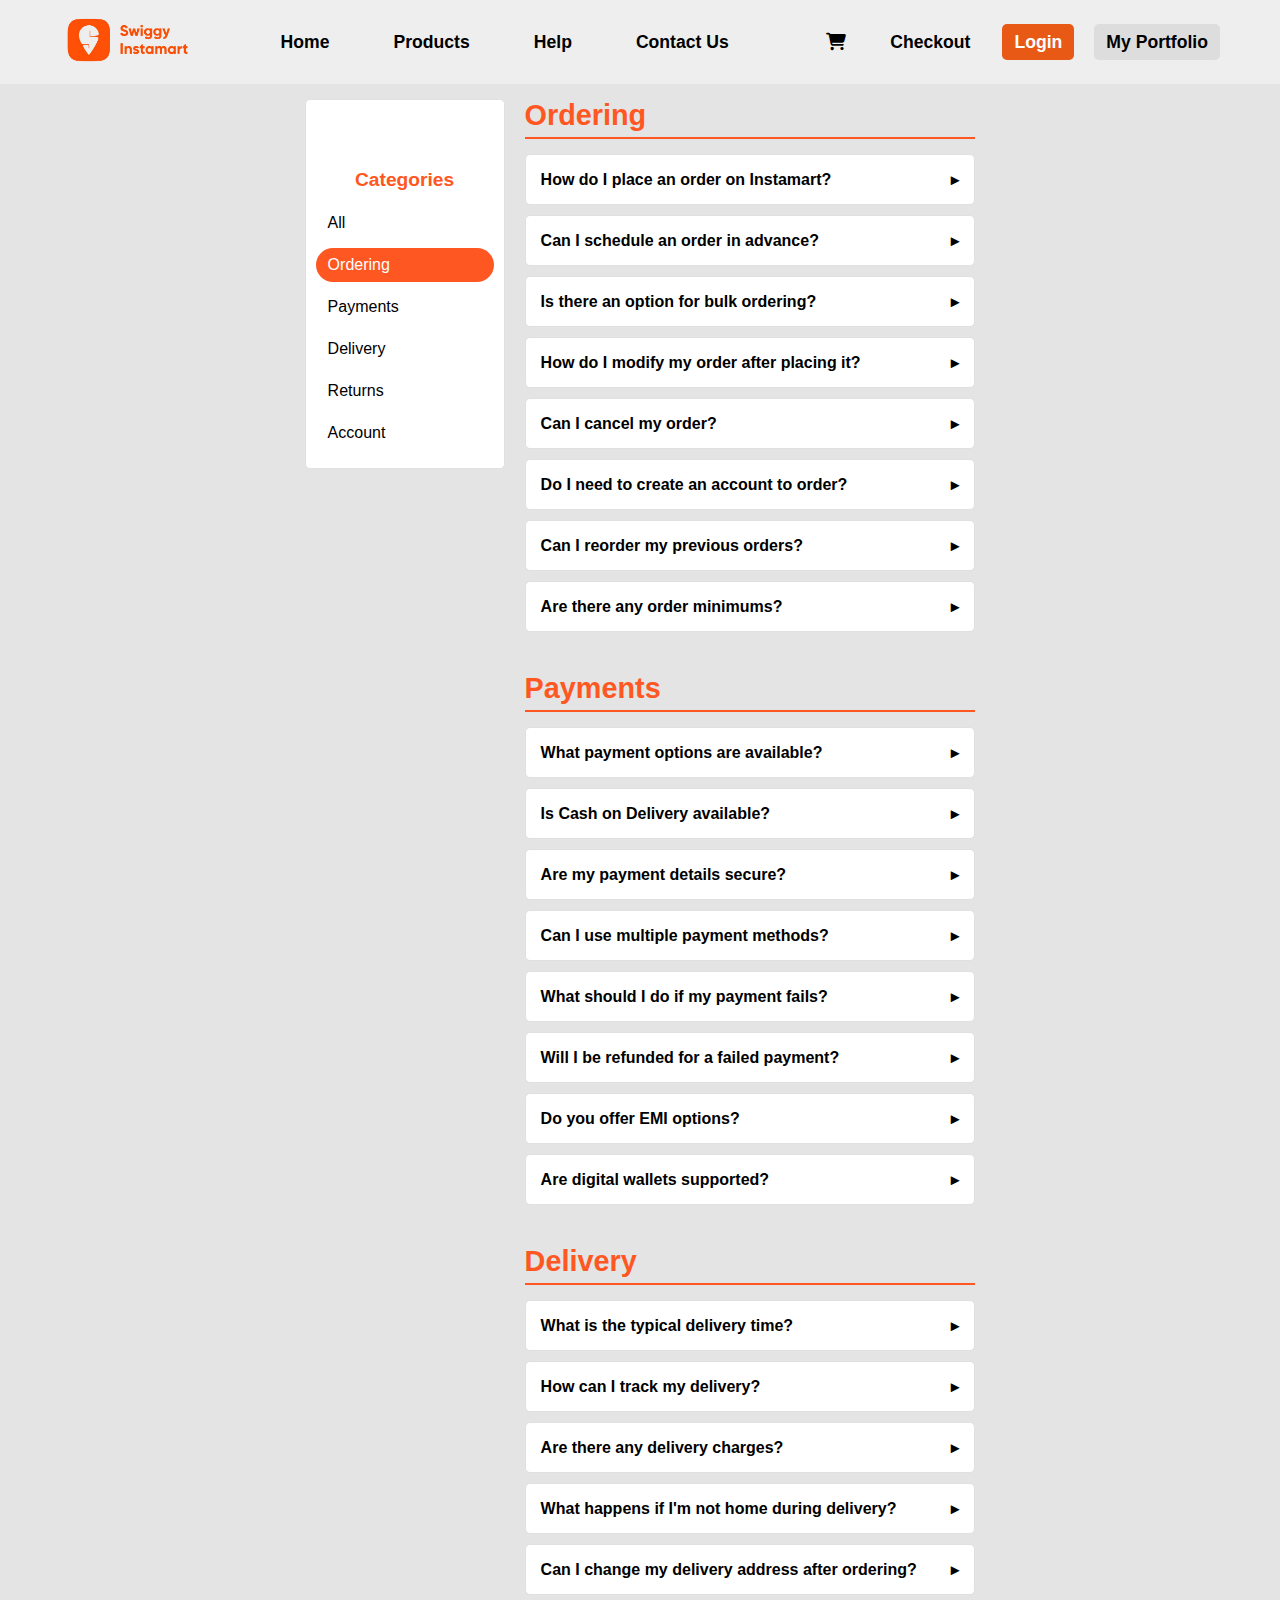
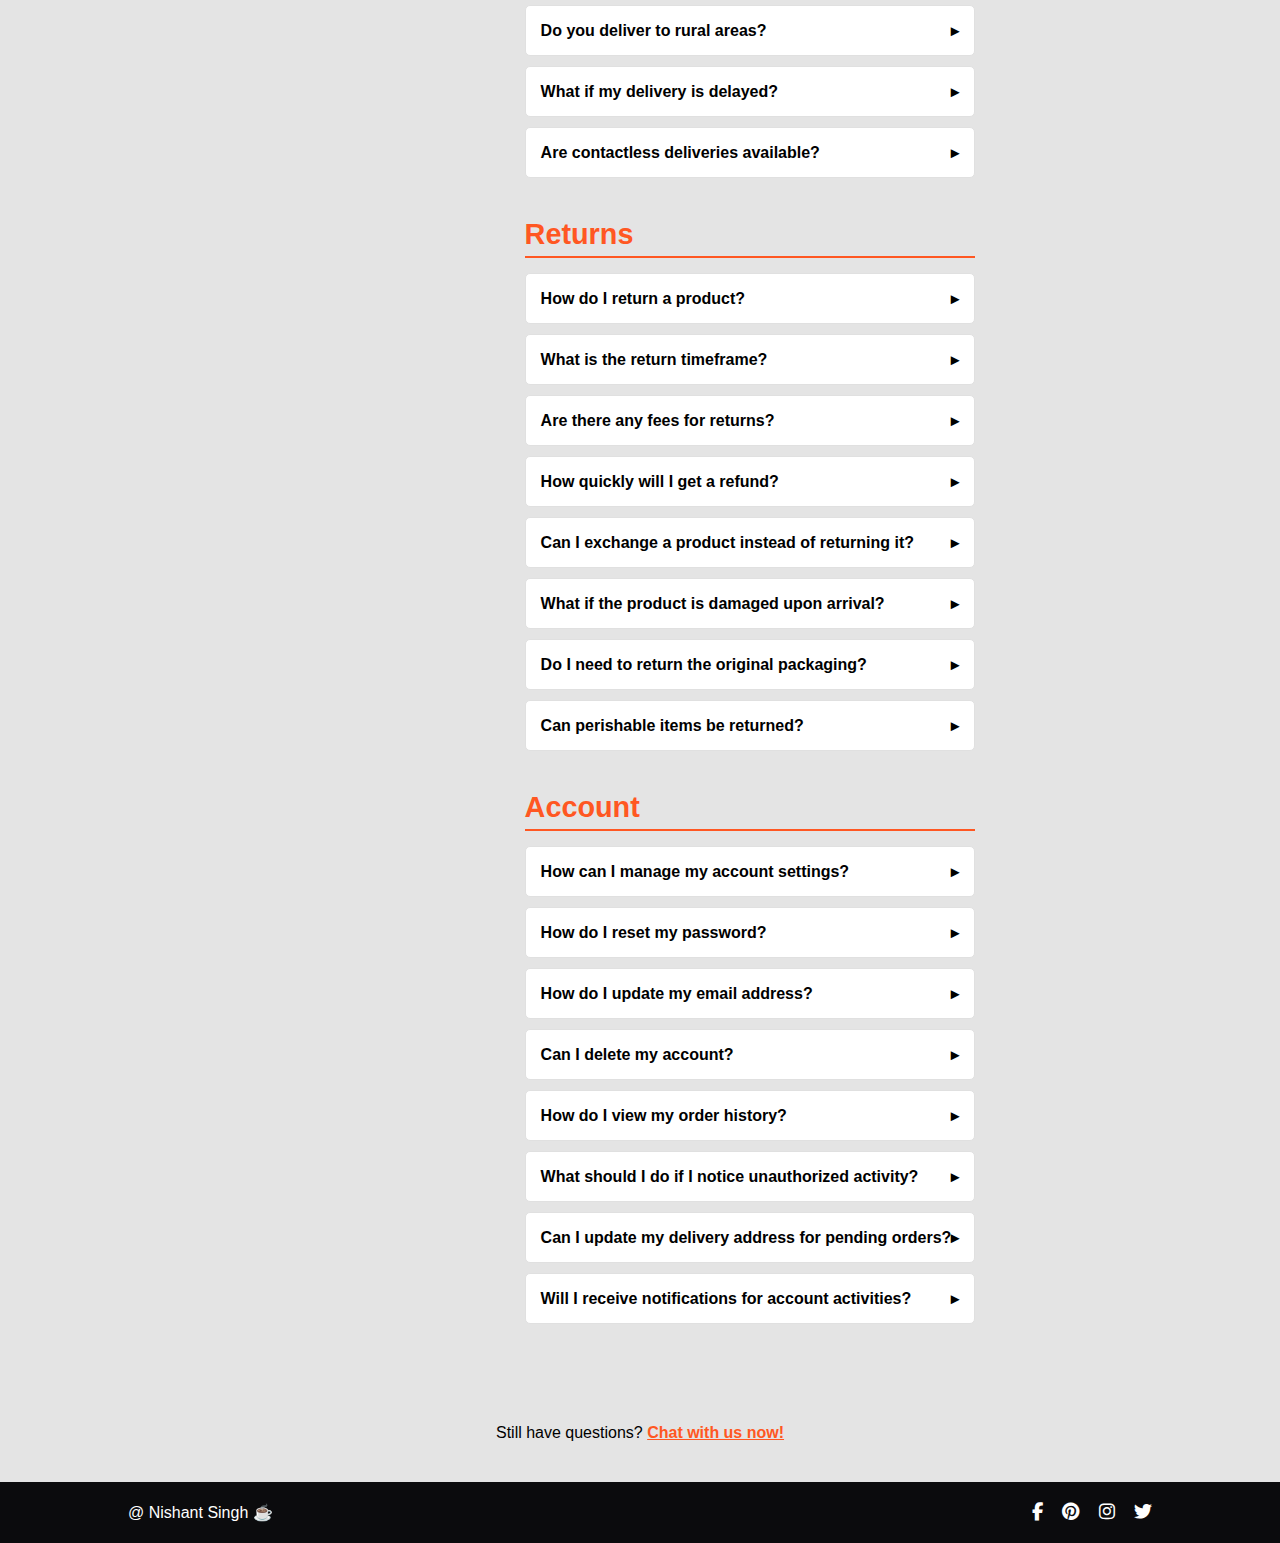
<file: help.html>
<!DOCTYPE html>
<html lang="en">
  <head>
    <title>Instamart</title>
    <link
      rel="stylesheet"
      href="https://cdnjs.cloudflare.com/ajax/libs/font-awesome/6.4.2/css/all.min.css"
    />
    
    <link rel="icon" type="image/x-icon" href="/images/favico.png">


    <style>
      * {
        margin: 0;
        padding: 0;
        box-sizing: border-box;
        font-family: "Arial", sans-serif;
      }

      body {
        min-height: 200vh;
        display: flex;
        flex-direction: column;
        background-color: #e4e4e4;
      }

      header {
        position: fixed;
        top: 0;
        width: 100%;
        padding: 5px 0;
        background: #eee;
        z-index: 9999;
        transition: all 300ms ease-in-out;
      }
      nav {
        display: flex;
        justify-content: space-between; /* Space out elements */
        align-items: center;
        max-width: 1200px;
        margin: auto;
        padding: 10px 20px;
      }
          .port{
        color: white  ;
  border-radius: 5px;
  background-color: rgb(222, 221, 221);
  /* background-color: powderblue; */

}

      .nav-left {
        display: flex;
        align-items: center;
      }

      .nav-left .logo img {
        height: 50px;
        width: auto;
      }

      .nav-center {
        flex-grow: 1;
        display: flex;
        justify-content: center;
      }

      .nav-center ul {
        list-style: none;
        display: flex;
        gap: 40px;
      }

      .nav-center ul li a {
        text-decoration: none;
        color: black;
        font-size: 1.1rem;
        font-weight: 600;
        padding: 8px 12px;
      }

      .nav-right {
        display: flex;
        align-items: center;
        gap: 20px;
      }

      .nav-right ul {
        list-style: none;
        display: flex;
        gap: 20px;
      }

      .nav-right ul li a {
        text-decoration: none;
        color: black;
        font-size: 1.1rem;
        font-weight: 600;
        padding: 8px 12px;
      }

      .nav-right .login {
        background-color: #e85915;
        color: white;
        border-radius: 5px;
        padding: 8px 12px;
      }

      .login {
        background-color: #e85915;
        border-radius: 5px;
      }

      .nav-center ul li a:hover,
      .nav-right ul li a:hover {
        color: #e85915;
        background-color: rgb(222, 221, 221);
        transition: 0.5s;
        border-radius: 5px;
      }
      .logo:hover img {
        transform: scale(1.05);
        transition: 1s;
      }
      .scroll-down header {
        transform: translateY(-100%);
      }

      .scroll-up header {
        filter: drop-shadow(0 -10px 20px rgb(170, 170, 170));
      }

      .menu-is-open {
        overflow: hidden;
      }

      .menu-is-open header {
        filter: none;
      }

      footer {
        background-color: #0b0b0d;
        color: white;
        padding: 20px 0;
        text-align: center;
        margin-top: auto;
      }

      footer a,
      p:hover {
        color: #e85915;
        transition: 1s;
      }

      .footer-container {
        display: flex;
        justify-content: space-between;
        align-items: center;
        width: 80%;
        margin: 0 auto;
      }

      .footer-container p {
        font-size: 16px;
      }

      .social-icons a {
        color: white;
        margin-left: 15px;
        font-size: 18px;
        text-decoration: none;
        align-items: end;
        text-align: left;
      }

      .social-icons a:hover {
        color: #ff9800;

      }

      .container {
      display: flex;
      max-width: 1200px;
      margin: 20px auto;
      padding: 0 20px;
    }
    /* Left Sidebar */
    .sidebar {
      flex: 0 0 200px;
      position: sticky;
      top: 20px;
      align-self: flex-start;
      background: #fff;
      border: 1px solid #e0e0e0;
      border-radius: 5px;
      padding: 10px;
      margin-right: 20px;
    }
    .sidebar h2 {
      font-size: 1.2em;
      margin-bottom: 15px;
      text-align: center;
      color: #ff5722;
    }
    /* Support Text with Lazy Transition */
    .support-text {
      font-family: 'Brush Script MT', cursive;
      font-size: 1.2em;
      color: #ff5722;
      text-align: center;
      opacity: 0;
      animation: fadeIn 1.5s forwards;
      animation-delay: 0.5s;
      margin-bottom: 15px;
    }
    @keyframes fadeIn {
      from { opacity: 0; transform: translateY(20px); }
      to { opacity: 1; transform: translateY(0); }
    }
    .sidebar ul {
      list-style: none;
    }
    .sidebar li {
      padding: 8px 12px;
      margin-bottom: 8px;
      border-radius: 20px;
      cursor: pointer;
      transition: background 0.3s;
    }
    .sidebar li.active, .sidebar li:hover {
      background: #ff5722;
      color: #fff;
    }
    /* Right Content */
    .faq-content {
      flex: 1;
    }
    /* Section Titles */
    .faq-section {
      margin-bottom: 40px;
    }
    .faq-section h3 {
      font-size: 1.8em;
      margin-bottom: 15px;
      color: #ff5722;
      border-bottom: 2px solid #ff5722;
      padding-bottom: 5px;
    }
    /* FAQ Items */
    .faq-item {
      background: #fff;
      margin-bottom: 10px;
      border-radius: 5px;
      border: 1px solid #e0e0e0;
      overflow: hidden;
      transition: box-shadow 0.3s;
    }
    .faq-item:hover {
      box-shadow: 0 2px 8px rgba(0,0,0,0.1);
    }
    .faq-question {
      padding: 15px;
      cursor: pointer;
      display: flex;
      justify-content: space-between;
      align-items: center;
      font-weight: bold;
    }
    .faq-question:hover {
      background: #fafafa;
    }
    .faq-answer {
      padding: 15px;
      display: none;
      border-top: 1px solid #e0e0e0;
      background: #fff;
    }
    /* Header */
  
    
    /* Responsive */
    @media (max-width: 800px) {
      .container {
        flex-direction: column;
      }
      .sidebar {
        position: relative;
        width: 100%;
        margin-bottom: 20px;
      }
    }
    </style>
  </head>
  <body>
    <header>
      <nav>
        <div class="nav-left">
          <a href="index.html" class="logo"><img src="images/logo.png" alt="Logo" /></a>
        </div>

        <div class="nav-center">
          <ul>
            <li><a href="index.html">Home</a></li>
            <li><a href="product.html">Products</a></li>
            <li><a href="help.html">Help</a></li>
            <li><a href="contact.html">Contact Us</a></li>
          </ul>
        </div>

        <div class="nav-right">
          <ul>
            <li>
              <a href="cart.html" class="cart-icon"><i class="fa-duotone fa-solid fa-cart-shopping"></i>
                </svg>
              </a>
            </li>
            <li><a href="checkout.html">Checkout</a></li>
            <li><a href="login.html" class="login">Login</a></li>
            <li><a href="https://github.com/nishantsingh604" class="port">My Portfolio</a></li>
          </ul>
        </div>
      </nav>
    </header>


  <!-- <header> -->
    <!-- <div class="search-container">  -->
      <input type="text" id="faq-search" placeholder="Search for answers...">
      <!-- <span class="search-icon">&#128269;</span> -->
    <!-- </div> -->
  <!-- </header> -->

  <div class="container" style="margin-top: 80px;">
    <!-- Left Sidebar with Categories -->
    <aside class="sidebar">
      <p class="support-text">Get the support you need</p>
      <h2>Categories</h2>
      <ul id="category-list">
        <li data-target="all" class="active">All</li>
        <li data-target="ordering">Ordering</li>
        <li data-target="payments">Payments</li>
        <li data-target="delivery">Delivery</li>
        <li data-target="returns">Returns</li>
        <li data-target="account">Account</li>
      </ul>
    </aside>

    <!-- Right FAQ Content -->
    <section class="faq-content" id="faq-content">
      <!-- Ordering Section -->
      <div class="faq-section" id="ordering">
        <h3>Ordering</h3>
        <!-- 8 Ordering Questions -->
        <div class="faq-item">
          <div class="faq-question">
            How do I place an order on Instamart?
            <span class="toggle-icon">&#9656;</span>
          </div>
          <div class="faq-answer">
            Browse our product catalog, add items to your cart, and proceed to checkout.
          </div>
        </div>
        <div class="faq-item">
          <div class="faq-question">
            Can I schedule an order in advance?
            <span class="toggle-icon">&#9656;</span>
          </div>
          <div class="faq-answer">
            Yes, you can schedule orders up to 48 hours in advance.
          </div>
        </div>
        <div class="faq-item">
          <div class="faq-question">
            Is there an option for bulk ordering?
            <span class="toggle-icon">&#9656;</span>
          </div>
          <div class="faq-answer">
            Yes, for bulk orders please contact customer support for special arrangements.
          </div>
        </div>
        <div class="faq-item">
          <div class="faq-question">
            How do I modify my order after placing it?
            <span class="toggle-icon">&#9656;</span>
          </div>
          <div class="faq-answer">
            Modifications are allowed within 10 minutes of order placement by contacting support.
          </div>
        </div>
        <div class="faq-item">
          <div class="faq-question">
            Can I cancel my order?
            <span class="toggle-icon">&#9656;</span>
          </div>
          <div class="faq-answer">
            Yes, cancellations are permitted within 10 minutes after placing the order.
          </div>
        </div>
        <div class="faq-item">
          <div class="faq-question">
            Do I need to create an account to order?
            <span class="toggle-icon">&#9656;</span>
          </div>
          <div class="faq-answer">
            An account is optional but recommended for faster checkout and tracking.
          </div>
        </div>
        <div class="faq-item">
          <div class="faq-question">
            Can I reorder my previous orders?
            <span class="toggle-icon">&#9656;</span>
          </div>
          <div class="faq-answer">
            Yes, simply access your order history once logged in to reorder items.
          </div>
        </div>
        <div class="faq-item">
          <div class="faq-question">
            Are there any order minimums?
            <span class="toggle-icon">&#9656;</span>
          </div>
          <div class="faq-answer">
            No, there are no minimum order requirements.
          </div>
        </div>
      </div>
      <!-- Payments Section -->
      <div class="faq-section" id="payments">
        <h3>Payments</h3>
        <!-- 8 Payments Questions -->
        <div class="faq-item">
          <div class="faq-question">
            What payment options are available?
            <span class="toggle-icon">&#9656;</span>
          </div>
          <div class="faq-answer">
            We accept credit/debit cards, net banking, and popular mobile wallets.
          </div>
        </div>
        <div class="faq-item">
          <div class="faq-question">
            Is Cash on Delivery available?
            <span class="toggle-icon">&#9656;</span>
          </div>
          <div class="faq-answer">
            Yes, COD is available in select areas.
          </div>
        </div>
        <div class="faq-item">
          <div class="faq-question">
            Are my payment details secure?
            <span class="toggle-icon">&#9656;</span>
          </div>
          <div class="faq-answer">
            We use industry-standard encryption to secure your payment information.
          </div>
        </div>
        <div class="faq-item">
          <div class="faq-question">
            Can I use multiple payment methods?
            <span class="toggle-icon">&#9656;</span>
          </div>
          <div class="faq-answer">
            Currently, one payment method per order is supported.
          </div>
        </div>
        <div class="faq-item">
          <div class="faq-question">
            What should I do if my payment fails?
            <span class="toggle-icon">&#9656;</span>
          </div>
          <div class="faq-answer">
            Retry your payment or contact support if the issue persists.
          </div>
        </div>
        <div class="faq-item">
          <div class="faq-question">
            Will I be refunded for a failed payment?
            <span class="toggle-icon">&#9656;</span>
          </div>
          <div class="faq-answer">
            Yes, any amount deducted from a failed payment is automatically refunded.
          </div>
        </div>
        <div class="faq-item">
          <div class="faq-question">
            Do you offer EMI options?
            <span class="toggle-icon">&#9656;</span>
          </div>
          <div class="faq-answer">
            EMI options are available on selected credit/debit cards.
          </div>
        </div>
        <div class="faq-item">
          <div class="faq-question">
            Are digital wallets supported?
            <span class="toggle-icon">&#9656;</span>
          </div>
          <div class="faq-answer">
            Yes, digital wallets such as PayTM and Google Pay are accepted.
          </div>
        </div>
      </div>
      <!-- Delivery Section -->
      <div class="faq-section" id="delivery">
        <h3>Delivery</h3>
        <!-- 8 Delivery Questions -->
        <div class="faq-item">
          <div class="faq-question">
            What is the typical delivery time?
            <span class="toggle-icon">&#9656;</span>
          </div>
          <div class="faq-answer">
            Delivery usually takes between 30 to 45 minutes.
          </div>
        </div>
        <div class="faq-item">
          <div class="faq-question">
            How can I track my delivery?
            <span class="toggle-icon">&#9656;</span>
          </div>
          <div class="faq-answer">
            Track your order in real-time using our tracking page.
          </div>
        </div>
        <div class="faq-item">
          <div class="faq-question">
            Are there any delivery charges?
            <span class="toggle-icon">&#9656;</span>
          </div>
          <div class="faq-answer">
            Delivery charges vary based on location and order value.
          </div>
        </div>
        <div class="faq-item">
          <div class="faq-question">
            What happens if I'm not home during delivery?
            <span class="toggle-icon">&#9656;</span>
          </div>
          <div class="faq-answer">
            Our delivery person will call you to reschedule the delivery if needed.
          </div>
        </div>
        <div class="faq-item">
          <div class="faq-question">
            Can I change my delivery address after ordering?
            <span class="toggle-icon">&#9656;</span>
          </div>
          <div class="faq-answer">
            Contact support immediately to update your delivery address.
          </div>
        </div>
        <div class="faq-item">
          <div class="faq-question">
            Do you deliver to rural areas?
            <span class="toggle-icon">&#9656;</span>
          </div>
          <div class="faq-answer">
            Delivery is available in selected rural areas; please check our website for details.
          </div>
        </div>
        <div class="faq-item">
          <div class="faq-question">
            What if my delivery is delayed?
            <span class="toggle-icon">&#9656;</span>
          </div>
          <div class="faq-answer">
            We apologize for any delay; please contact support if your delivery is significantly late.
          </div>
        </div>
        <div class="faq-item">
          <div class="faq-question">
            Are contactless deliveries available?
            <span class="toggle-icon">&#9656;</span>
          </div>
          <div class="faq-answer">
            Yes, we offer contactless delivery options.
          </div>
        </div>
      </div>
      <!-- Returns Section -->
      <div class="faq-section" id="returns">
        <h3>Returns</h3>
        <!-- 8 Returns Questions -->
        <div class="faq-item">
          <div class="faq-question">
            How do I return a product?
            <span class="toggle-icon">&#9656;</span>
          </div>
          <div class="faq-answer">
            Contact support within 24 hours of delivery to initiate a return.
          </div>
        </div>
        <div class="faq-item">
          <div class="faq-question">
            What is the return timeframe?
            <span class="toggle-icon">&#9656;</span>
          </div>
          <div class="faq-answer">
            Returns must be requested within 24 hours of delivery.
          </div>
        </div>
        <div class="faq-item">
          <div class="faq-question">
            Are there any fees for returns?
            <span class="toggle-icon">&#9656;</span>
          </div>
          <div class="faq-answer">
            Returns are free if the product is faulty; otherwise, standard fees may apply.
          </div>
        </div>
        <div class="faq-item">
          <div class="faq-question">
            How quickly will I get a refund?
            <span class="toggle-icon">&#9656;</span>
          </div>
          <div class="faq-answer">
            Refunds are typically processed within 3-5 business days.
          </div>
        </div>
        <div class="faq-item">
          <div class="faq-question">
            Can I exchange a product instead of returning it?
            <span class="toggle-icon">&#9656;</span>
          </div>
          <div class="faq-answer">
            Yes, exchanges are available under similar conditions.
          </div>
        </div>
        <div class="faq-item">
          <div class="faq-question">
            What if the product is damaged upon arrival?
            <span class="toggle-icon">&#9656;</span>
          </div>
          <div class="faq-answer">
            Please contact support immediately if your product arrives damaged.
          </div>
        </div>
        <div class="faq-item">
          <div class="faq-question">
            Do I need to return the original packaging?
            <span class="toggle-icon">&#9656;</span>
          </div>
          <div class="faq-answer">
            It is recommended to return the product in its original packaging.
          </div>
        </div>
        <div class="faq-item">
          <div class="faq-question">
            Can perishable items be returned?
            <span class="toggle-icon">&#9656;</span>
          </div>
          <div class="faq-answer">
            Perishable items cannot be returned for health and safety reasons.
          </div>
        </div>
      </div>
      <!-- Account Section -->
      <div class="faq-section" id="account">
        <h3>Account</h3>
        <!-- 8 Account Questions -->
        <div class="faq-item">
          <div class="faq-question">
            How can I manage my account settings?
            <span class="toggle-icon">&#9656;</span>
          </div>
          <div class="faq-answer">
            Log in and update your profile, address, and payment details in the 'Account Settings' section.
          </div>
        </div>
        <div class="faq-item">
          <div class="faq-question">
            How do I reset my password?
            <span class="toggle-icon">&#9656;</span>
          </div>
          <div class="faq-answer">
            Click 'Forgot Password' on the login page and follow the email instructions.
          </div>
        </div>
        <div class="faq-item">
          <div class="faq-question">
            How do I update my email address?
            <span class="toggle-icon">&#9656;</span>
          </div>
          <div class="faq-answer">
            Update your email under 'Account Settings' in the 'Contact Information' section.
          </div>
        </div>
        <div class="faq-item">
          <div class="faq-question">
            Can I delete my account?
            <span class="toggle-icon">&#9656;</span>
          </div>
          <div class="faq-answer">
            Yes, contact support to initiate account deletion.
          </div>
        </div>
        <div class="faq-item">
          <div class="faq-question">
            How do I view my order history?
            <span class="toggle-icon">&#9656;</span>
          </div>
          <div class="faq-answer">
            You can view your order history by accessing the 'My Orders' section after logging in.
          </div>
        </div>
        <div class="faq-item">
          <div class="faq-question">
            What should I do if I notice unauthorized activity?
            <span class="toggle-icon">&#9656;</span>
          </div>
          <div class="faq-answer">
            Immediately change your password and contact support.
          </div>
        </div>
        <div class="faq-item">
          <div class="faq-question">
            Can I update my delivery address for pending orders?
            <span class="toggle-icon">&#9656;</span>
          </div>
          <div class="faq-answer">
            Yes, contact support as soon as possible to update the address.
          </div>
        </div>
        <div class="faq-item">
          <div class="faq-question">
            Will I receive notifications for account activities?
            <span class="toggle-icon">&#9656;</span>
          </div>
          <div class="faq-answer">
            Yes, you will get email notifications for all significant account activities.
          </div>
        </div>
      </div>
    </section>
  </div>

  <!-- Call-to-Action -->
  <div style="max-width: 800px; margin: 40px auto; text-align: center;">
    <p>Still have questions? <a href="contact.html" style="color: #ff5722; font-weight: bold;">Chat with us now!</a></p>
  </div>






    <footer>
      <div class="footer-container">
        <p>@ Nishant Singh ☕</p>
        <div class="social-icons">
          <a href="https://www.facebook.com/SwiggyInstamart/"><i class="fab fa-facebook-f"></i></a>
          <a href="https://in.pinterest.com/swiggyindia/"><i class="fab fa-pinterest"></i></a>
          <a href="https://www.instagram.com/swiggy_instamart/?hl=en"><i class="fab fa-instagram"></i></a>
          <a href="https://x.com/SwiggyInstamart"><i class="fab fa-twitter"></i></a>
        </div>
      </div>
    </footer>

    <script>
      const body = document.body;
      let lastScroll = 0;

      window.addEventListener("scroll", () => {
        const currentScroll = window.pageYOffset;
        if (currentScroll <= 0) {
          body.classList.remove("scroll-up");
          return;
        }

        if (
          currentScroll > lastScroll &&
          !body.classList.contains("scroll-down")
        ) {
          body.classList.remove("scroll-up");
          body.classList.add("scroll-down");
        } else if (
          currentScroll < lastScroll &&
          body.classList.contains("scroll-down")
        ) {
          body.classList.remove("scroll-down");
          body.classList.add("scroll-up");
        }
        lastScroll = currentScroll;
      });

        // Accordion functionality
    document.querySelectorAll('.faq-question').forEach(question => {
      question.addEventListener('click', () => {
        const faqItem = question.parentElement;
        const answer = faqItem.querySelector('.faq-answer');
        const icon = question.querySelector('.toggle-icon');
        if (answer.style.display === 'block') {
          answer.style.display = 'none';
          icon.innerHTML = "&#9656;";
        } else {
          answer.style.display = 'block';
          icon.innerHTML = "&#9662;";
        }
      });
    });

    // FAQ Search functionality
    const searchInput = document.getElementById('faq-search');
    searchInput.addEventListener('input', function() {
      const filter = searchInput.value.toLowerCase();
      document.querySelectorAll('.faq-item').forEach(item => {
        const text = item.textContent.toLowerCase();
        item.style.display = text.includes(filter) ? '' : 'none';
      });
    });

    // Scroll Spy functionality using IntersectionObserver
    const sections = document.querySelectorAll('.faq-section');
    const categoryItems = document.querySelectorAll('#category-list li');

    const options = {
      root: null,
      rootMargin: '0px 0px -70% 0px',
      threshold: 0
    };

    const observer = new IntersectionObserver((entries) => {
      entries.forEach(entry => {
        if (entry.isIntersecting) {
          const id = entry.target.getAttribute('id');
          categoryItems.forEach(item => {
            item.classList.remove('active');
            if (item.getAttribute('data-target') === id) {
              item.classList.add('active');
            }
          });
        }
      });
    }, options);

    sections.forEach(section => {
      observer.observe(section);
    });

    // Category click scroll to section
    categoryItems.forEach(item => {
      item.addEventListener('click', () => {
        const targetId = item.getAttribute('data-target');
        if(targetId === "all"){
          window.scrollTo({ top: 0, behavior: 'smooth' });
        } else {
          document.getElementById(targetId).scrollIntoView({ behavior: 'smooth', block: 'start' });
        }
      });
    });
    </script>
  </body>
</html>
</file>
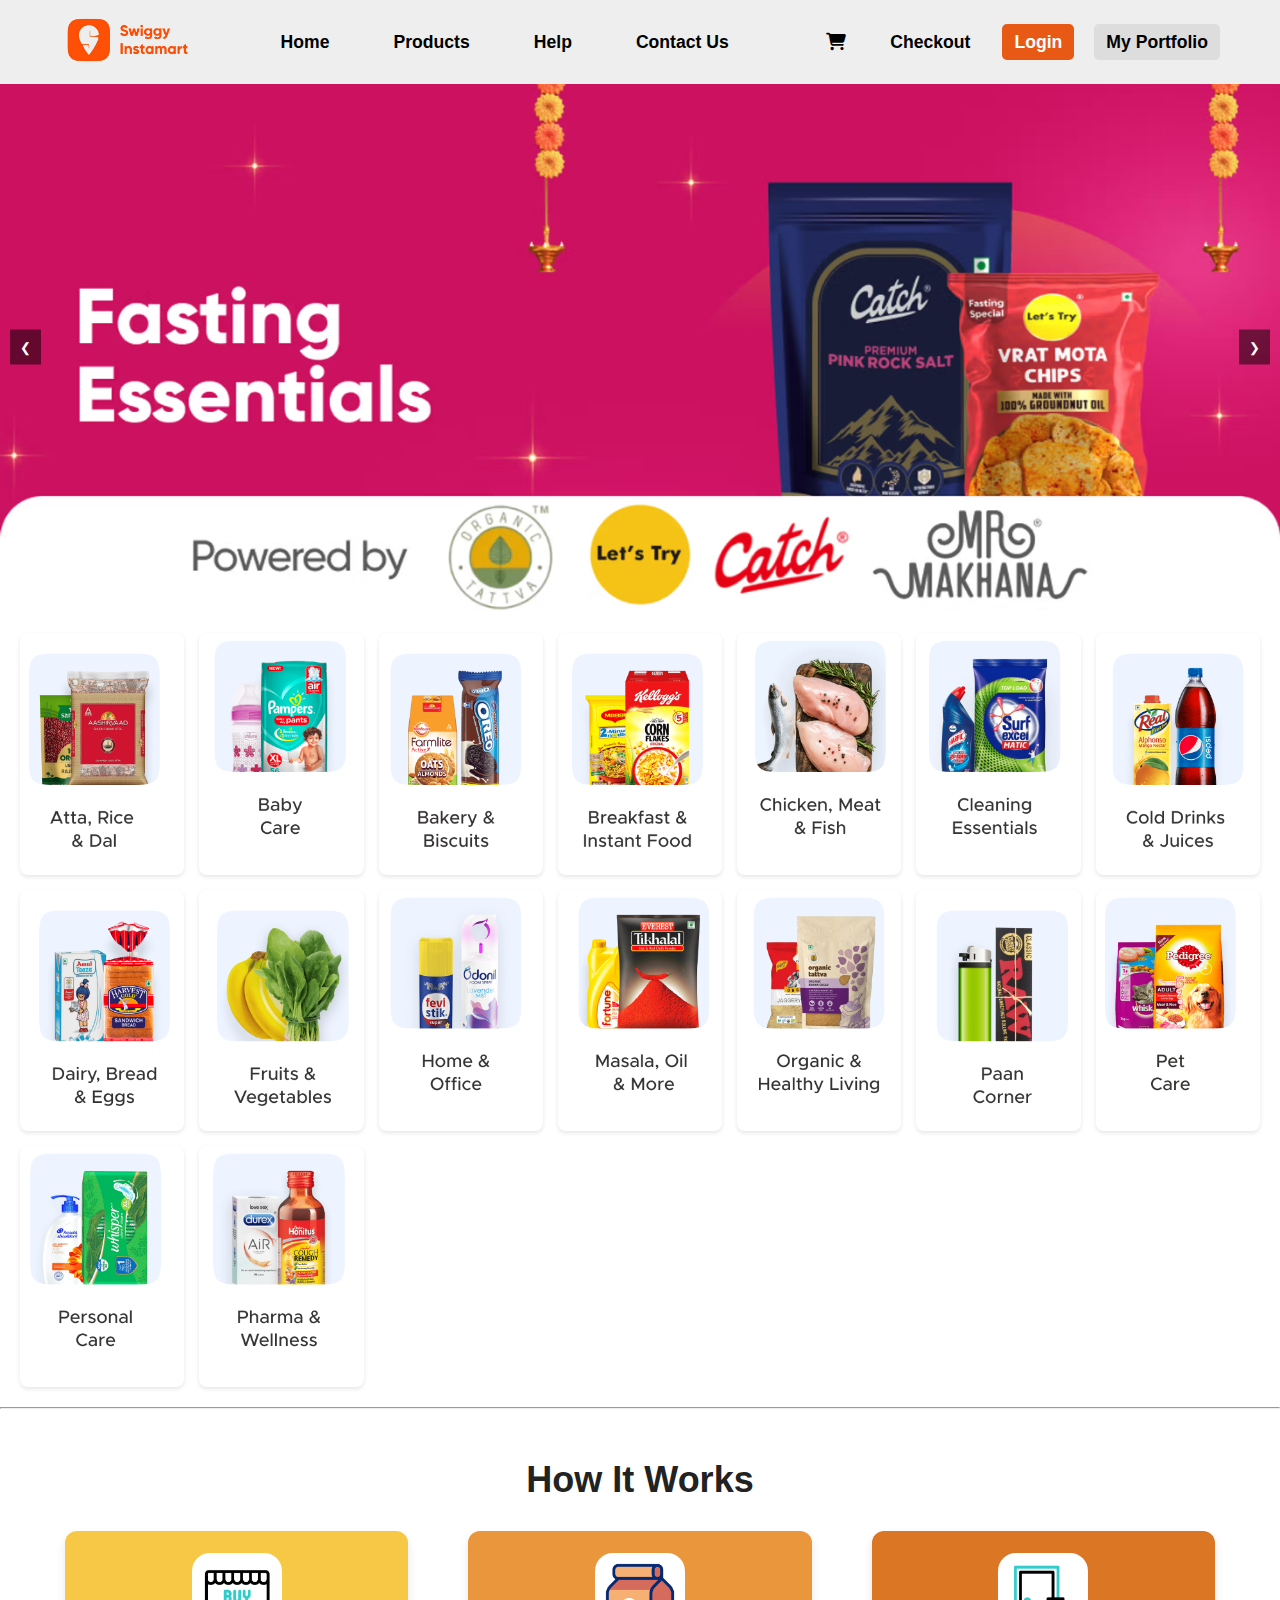
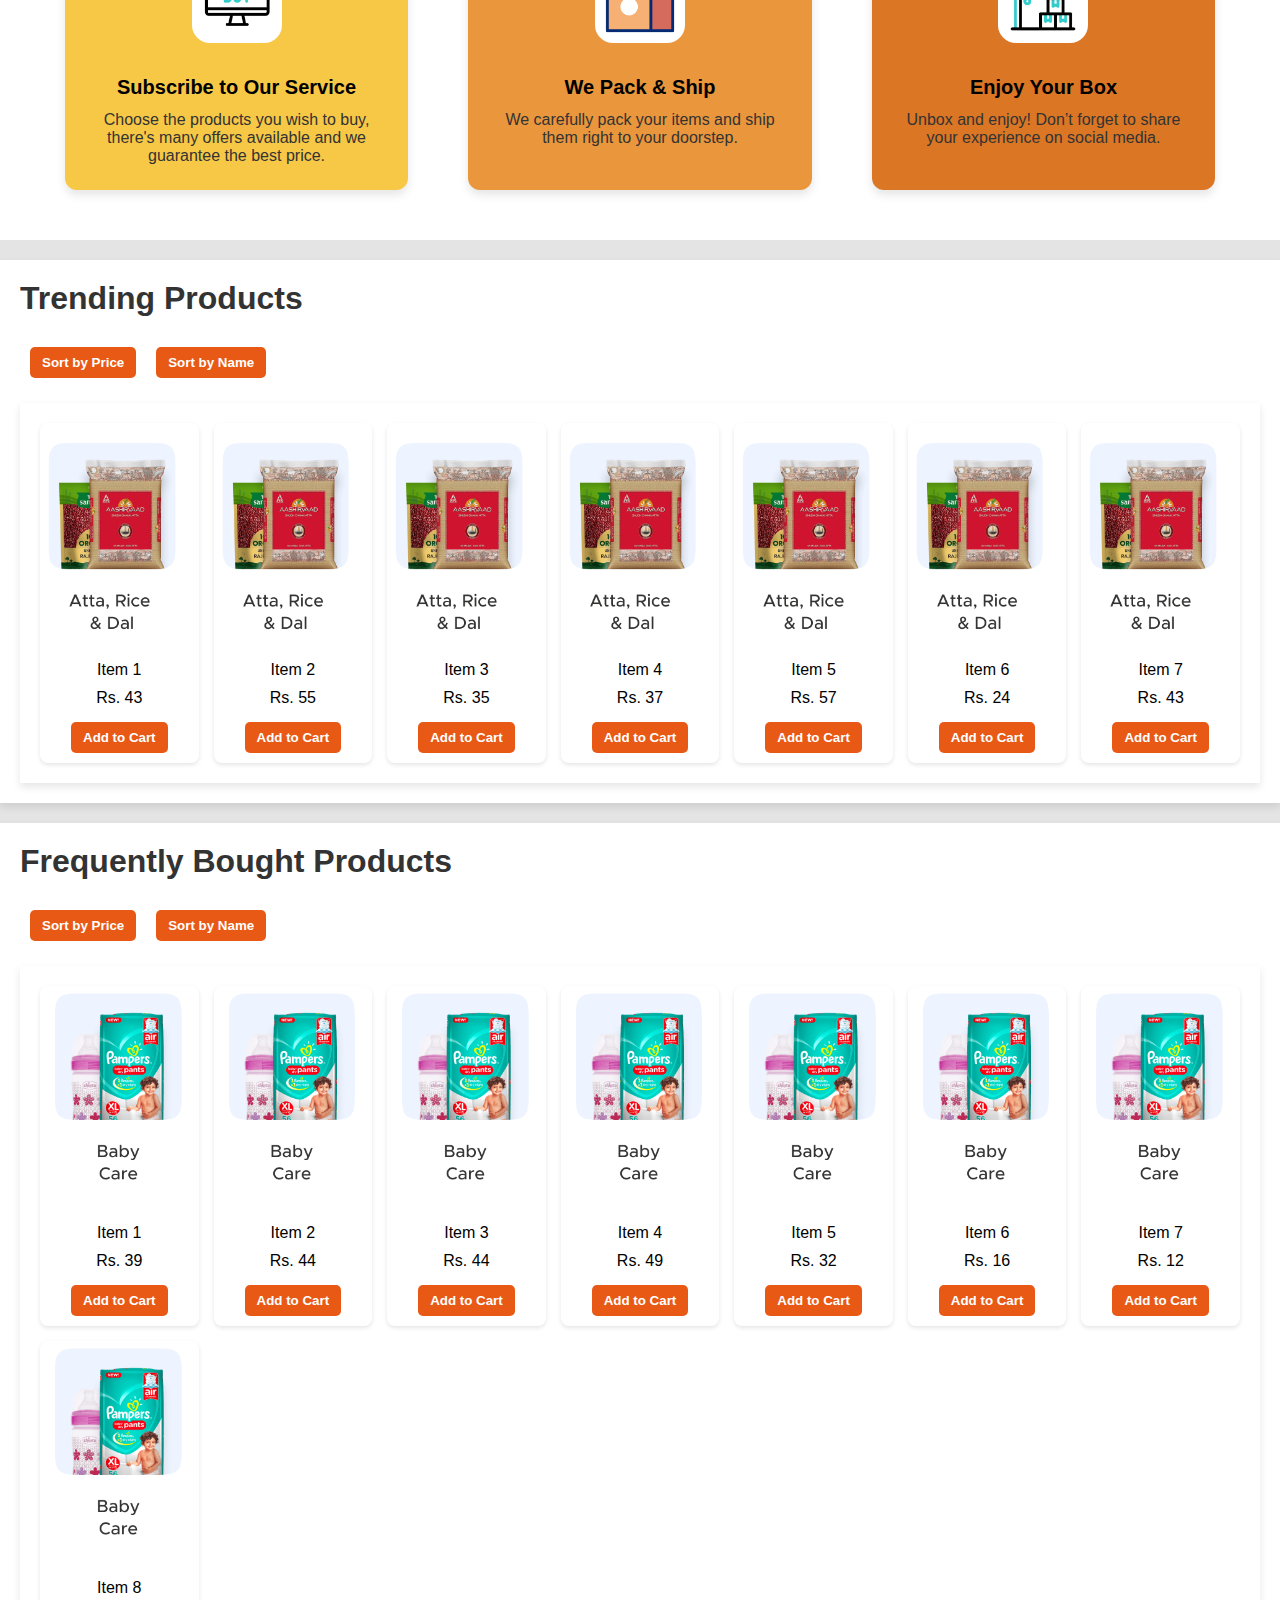
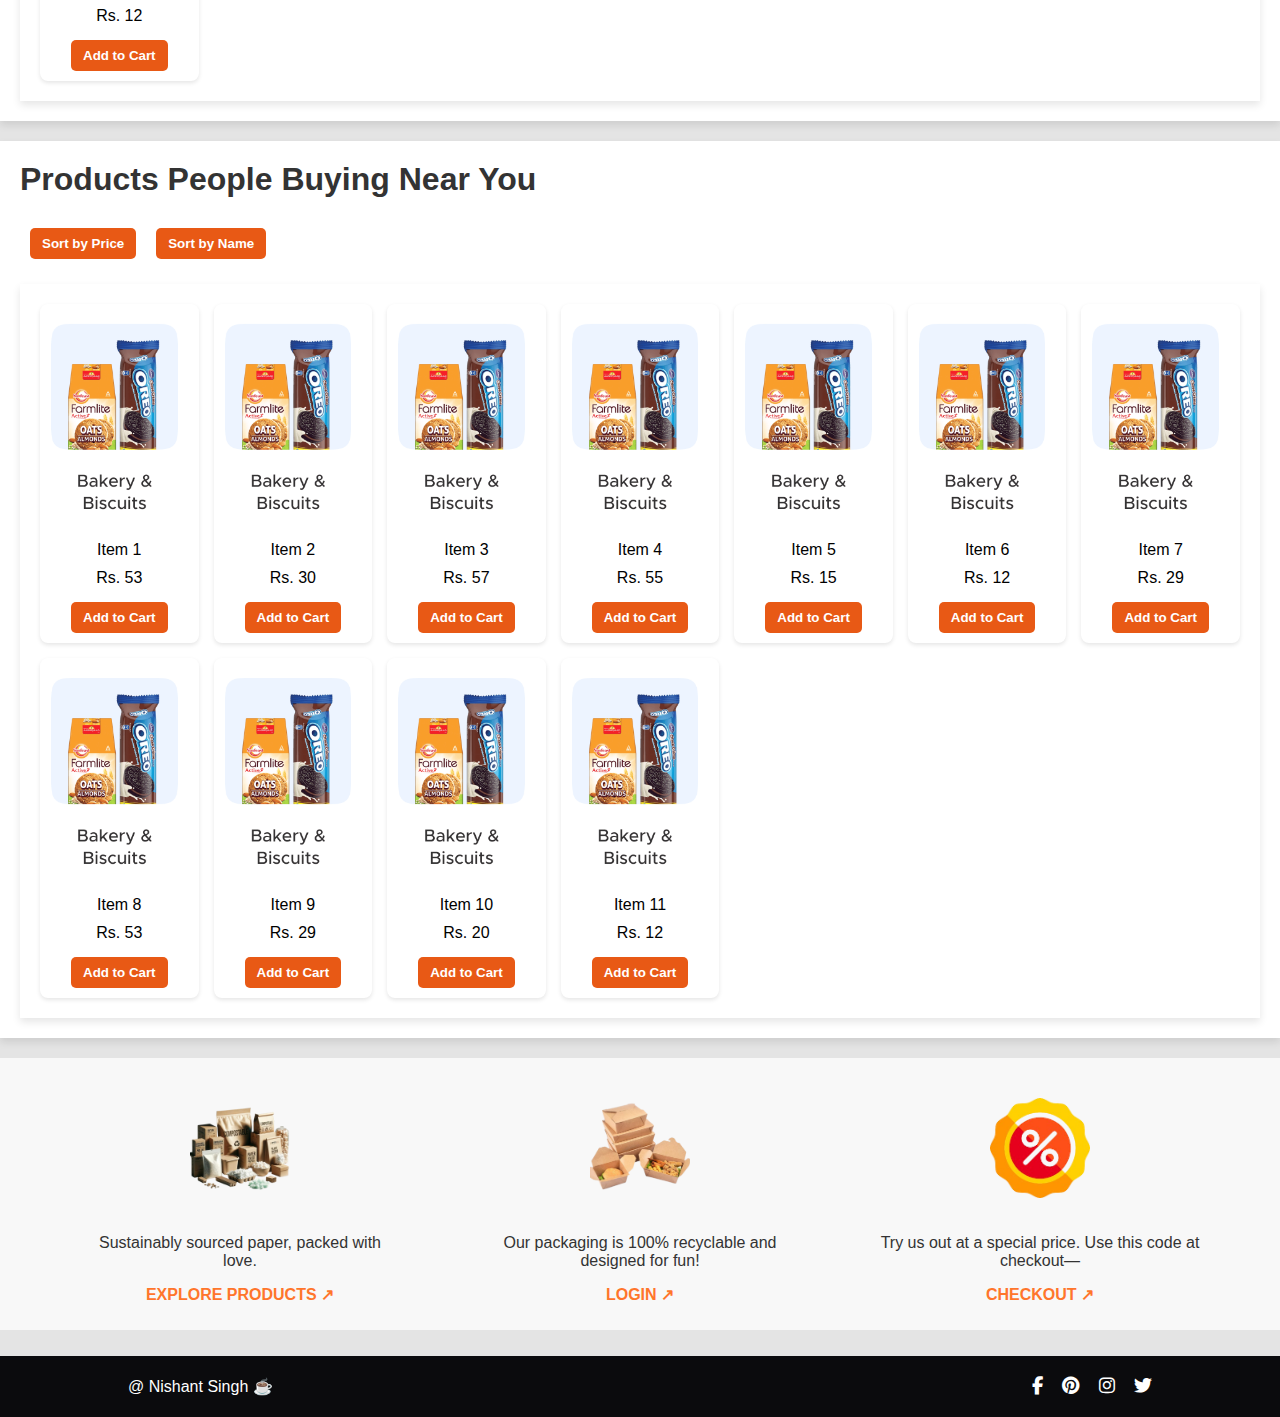
<file: home.html>
<!DOCTYPE html>
<html lang="en">
  <head>
    <title>Instamart</title>
    <link
      rel="stylesheet"
      href="https://cdnjs.cloudflare.com/ajax/libs/font-awesome/6.4.2/css/all.min.css"
    />
<script src="https://cdn.jsdelivr.net/npm/bootstrap@5.3.0-alpha1/dist/js/bootstrap.bundle.min.js"></script>

    <link rel="icon" type="image/x-icon" href="/images/favico.png">

    <style>
      * {
        margin: 0;
        padding: 0;
        box-sizing: border-box;
        font-family: "Arial", sans-serif;
      }

      body {
        min-height: 200vh;
        display: flex;
        flex-direction: column;
        background-color: #e4e4e4;
      }

      header {
        position: fixed;
        top: 0;
        width: 100%;
        padding: 5px 0;
        background: #eee;
        z-index: 9999;
        transition: all 300ms ease-in-out;
      }
      nav {
        display: flex;
        justify-content: space-between;
        align-items: center;
        max-width: 1200px;
        margin: auto;
        padding: 10px 20px;
      }

      .nav-left {
        display: flex;
        align-items: center;
      }

      .nav-left .logo img {
        height: 50px;
        width: auto;
      }

      .nav-center {
        flex-grow: 1;
        display: flex;
        justify-content: center;
      }

      .nav-center ul {
        list-style: none;
        display: flex;
        gap: 40px;
      }

      .nav-center ul li a {
        text-decoration: none;
        color: black;
        font-size: 1.1rem;
        font-weight: 600;
        padding: 8px 12px;
      }

      .nav-right {
        display: flex;
        align-items: center;
        gap: 20px;
        /* margin-right: 30px; */
      }

      .nav-right ul {
        list-style: none;
        display: flex;
        gap: 20px;
      }

      .nav-right ul li a {
        text-decoration: none;
        color: black;
        font-size: 1.1rem;
        font-weight: 600;
        padding: 8px 12px;
      }

      .nav-right .login {
        background-color: #e85915;
        color: white;
        border-radius: 5px;
        padding: 8px 12px;
      }

      .login {
        background-color: #e85915;
        border-radius: 5px;
      }
      .port{
        color: white  ;
  border-radius: 5px;
  background-color: rgb(222, 221, 221);
  /* background-color: powderblue; */

}

      .nav-center ul li a:hover,
      .nav-right ul li a:hover {
        color: #e85915;
        background-color: rgb(222, 221, 221);
        transition: 0.5s;
        border-radius: 5px;
      }
      .logo:hover img {
        transform: scale(1.05);
        transition: 1s;
      }
      .scroll-down header {
        transform: translateY(-100%);
      }

      .scroll-up header {
        filter: drop-shadow(0 -10px 20px rgb(170, 170, 170));
      }

      .menu-is-open {
        overflow: hidden;
      }

      .menu-is-open header {
        filter: none;
      }

      .hero {
        background-image: url('./product/banner.jpg');
        background-size: cover;
        background-position: center;
        aspect-ratio: 54 / 10;
        width: 100%;
        display: flex;
        flex-direction: column;
        justify-content: center;
        align-items: center;
        color: white;
        text-align: center;
        padding: 20px;
        cursor: pointer;
      }

      .grid-container {
        width: 100%;
        display: grid;
        grid-template-columns: repeat(auto-fit, minmax(150px, 1fr));
        gap: 15px;
        padding: 20px;
        background: white;
        box-shadow: 0 4px 8px rgba(0, 0, 0, 0.1);
      }
      .grid-item {
        display: flex;
        align-items: center;
        justify-content: center;
        overflow: hidden;
        border-radius: 8px;
        box-shadow: 0 2px 4px rgba(0, 0, 0, 0.1);
        background: white;
        transition: transform 0.3s ease-in-out;
        position: relative;
        flex-direction: column;
      }
      .grid-item:hover {
        transform: scale(1.01);
        cursor: pointer;
      }
      .grid-item img {
        width: 100%;
        height: auto;
        object-fit: cover;
        border-radius: 8px;
      }

      footer {
        background-color: #0b0b0d;
        color: white;
        padding: 20px 0;
        text-align: center;
        margin-top: auto;
      }

      footer a,
      p:hover {
        color: #e85915;
        transition: 1s;
      }

      .footer-container {
        display: flex;
        justify-content: space-between;
        align-items: center;
        width: 80%;
        margin: 0 auto;
      }

      .footer-container p {
        font-size: 16px;
      }

      .social-icons a {
        color: white;
        margin-left: 15px;
        font-size: 18px;
        text-decoration: none;
        align-items: end;
        text-align: left;
      }

      .social-icons a:hover {
        color: #ff9800;
      }

      .category-section {
        margin: 20px 0;
        padding: 20px;
        background: white;
        box-shadow: 0 4px 8px rgba(0, 0, 0, 0.1);
      }

      .category-section h2 {
        margin-bottom: 20px;
        font-size: 2rem;
        color: #333;
      }

      .add-to-cart-btn {
        background-color: #e85915;
        color: white;
        border: none;
        padding: 8px 12px;
        border-radius: 5px;
        cursor: pointer;
        font-weight: 600;
        margin: 10px;
        transition: background-color 0.3s ease;
      }

      .add-to-cart-btn:hover {
        background-color: #ff752b;
      }

      

      .cart-popup {
        position: fixed;
        top: 20px;
        right: 20px;
        background-color: #fff;
        padding: 15px 25px;
        border-radius: 5px;
        box-shadow: 0 2px 10px rgba(0, 0, 0, 0.2);
        z-index: 10000;
        display: none;
        border-left: 4px solid #e85915;
      }

      .cart-popup.show {
        display: block;
        animation: slideIn 0.3s ease-out;
      }

.carousel {
  position: relative;
  width: 100%;
  margin: auto;
  overflow: hidden;
}

.carousel-inner {
  display: flex;
  transition: transform 0.5s ease-in-out;
}

.carousel-item {
  min-width: 100%;
}

.carousel-item img {
  width: 100%;
  display: block;
}

#button-c {
  position: absolute;
  top: 50%;
  transform: translateY(-50%);
  background: rgba(0, 0, 0, 0.5);
  color: white;
  border: none;
  padding: 10px;
  cursor: pointer;
}

.prev {
  left: 10px;
}

.next {
  right: 10px;
}

      

      @keyframes slideIn {
        from {
          transform: translateX(100%);
          opacity: 0;
        }
        to {
          transform: translateX(0);
          opacity: 1;
        }
      }

.how-it-works-section {
    width: 95%;
    max-width: 93%;
    padding: 50px 20px;
    margin: auto;
    text-align: center;
}

.hiw-title {
    font-size: 36px;
    font-weight: bold;
    text-align: center;
    margin-bottom: 30px;
    color: #222;
}

.hiw-container {
    display: flex;
    justify-content: space-between;
    gap: 60px;
    flex-wrap: wrap;
}

.hiw-box {
    background: #f7c846;
    padding: 25px;
    text-align: center;
    flex: 1;
    border-radius: 12px;
    transition: 0.3s ease-in-out;
    min-width: 250px;
    box-shadow: 0px 5px 10px rgba(0, 0, 0, 0.1);
}

.hiw-box:nth-child(2) {
    background: #ea963c;
}

.hiw-box:nth-child(3) {
    background: #db7625;
}

.hiw-icon {
    width: 60px;
    height: 60px;
    margin-bottom: 15px;
}

.hiw-heading {
    font-size: 20px;
    font-weight: bold;
    margin-bottom: 12px;
}

.hiw-text {
    font-size: 16px;
    color: #333;
}

/* Hover Effect */
.hiw-box:hover {
    transform: translateY(-5px);
    box-shadow: 0px 5px 15px rgba(0, 0, 0, 0.2);
}

/* Responsive Design */
@media (max-width: 768px) {
    .hiw-container {
        flex-direction: column;
        align-items: center;
    }

    .hiw-box {
        width: 80%;
        margin-bottom: 15px;
    }
}

.eco-packaging-section {
  display: flex;
  justify-content: space-around;
  align-items: center;
  padding: 40px;
  background-color: #f8f8f8;
  margin-bottom: 2%;
  padding-bottom: 2%;
}

.eco-packaging-box {
  text-align: center;
  max-width: 320px;
}

.eco-packaging-img {
  width: 100px;
  height: auto;
  margin-bottom: 10%;
}

.eco-packaging-text {
  font-size: 16px;
  color: #333;
}

.eco-packaging-link {
  
  display: block;
  color: #ff752b;
  text-decoration: none;
  font-weight: bold;
  margin-top: 15px;
}


      
    </style>
  </head>
  <body>
    <div id="cartPopup" class="cart-popup">
      Item added to cart!
    </div>

    <header>
      <nav>
        <div class="nav-left">
          <a href="home.html" class="logo"><img src="images/logo.png" alt="Logo" /></a>
        </div>

        <div class="nav-center">
          <ul>
            <li><a href="home.html">Home</a></li>
            <li><a href="product.html">Products</a></li>
            <li><a href="help.html">Help</a></li>
            <li><a href="contact.html">Contact Us</a></li>
          </ul>
        </div>

        <div class="nav-right">
          <ul>
            <li>
              <a href="cart.html" class="cart-icon"><i class="fa-duotone fa-solid fa-cart-shopping"></i></a>
            </li>
            <li><a href="checkout.html">Checkout</a></li>
            <li><a href="login.html" class="login">Login</a></li>
            <li><a href="https://github.com/nishantsingh604" class="port">My Portfolio</a></li>
          </ul>
        </div>
      </nav>
    </header>

    <div style="height: 80px;"></div>
    <div>

    <!-- Carousel Section -->
<div class="carousel">
  <div class="carousel-inner">
    <div class="carousel-item active">
      <img src="/images/bannerr.avif" alt="Slide 1">
    </div>
    <div class="carousel-item">
      <img src="/images/banner2.avif" alt="Slide 2">
    </div>
    <div class="carousel-item">
      <img src="/images/banner3.avif" alt="Slide 3">
    </div>
  </div>
  <button id="button-c" class="prev" onclick="moveSlide(-1)">&#10094;</button>
  <button class="next" id="button-c" onclick="moveSlide(1)">&#10095;</button>
</div>


    <div class="grid-container" id="gridContainer">

    </div>
    
    <hr>
    <div style="background-color: white;">
 <section class="how-it-works-section" >
        <h2 class="hiw-title">How It Works</h2>
        <div class="hiw-container">
            <div class="hiw-box">
                <img src="images/buy.gif" alt="Subscribe" class="hiw-icon" style="transform: scale(1.5); border-radius: 20%; margin-top: 4%; margin-bottom: 15%;">
                <h3 class="hiw-heading">Subscribe to Our Service</h3>
                <p class="hiw-text">Choose the products you wish to buy, there's many offers available and we guarantee the best price.</p>
            </div>
            <div class="hiw-box">
                <img src="images/paper-bag.gif" alt="Subscribe" class="hiw-icon" style="transform: scale(1.5); border-radius: 20%; margin-top: 4%; margin-bottom: 15%;">
               
                <h3 class="hiw-heading">We Pack & Ship</h3>
                <p class="hiw-text">We carefully pack your items and ship them right to your doorstep.</p>
            </div>
            <div class="hiw-box">
              <img src="images/door.gif" alt="Subscribe" class="hiw-icon" style="transform: scale(1.5); border-radius: 20%; margin-top: 4%; margin-bottom: 15%;">
                   <h3 class="hiw-heading">Enjoy Your Box</h3>
                <p class="hiw-text">Unbox and enjoy! Don’t forget to share your experience on social media.</p>
            </div>
        </div>
    </section>
</div>
    <div id="categories"></div>

<div class="eco-packaging-section">
  <div class="eco-packaging-box">
    <img src="/images/img1.png" alt="Eco-friendly Coffee" class="eco-packaging-img">
    <p class="eco-packaging-text">Sustainably sourced paper, packed with love.</p>
    <a href="#" class="eco-packaging-link">EXPLORE PRODUCTS ↗</a>
  </div>

  <div class="eco-packaging-box">
    <img src="/images/img2.png" alt="Fun Packaging" class="eco-packaging-img">
    <p class="eco-packaging-text">Our packaging is 100% recyclable and designed for fun!</p>
    <a href="login.html" class="eco-packaging-link">LOGIN ↗</a>
  </div>
  
  <div class="eco-packaging-box">
    <img src="images/img3.png" alt="Special Offer" class="eco-packaging-img">
    <p class="eco-packaging-text">Try us out at a special price. Use this code at checkout—</p>
    <a href="checkout.html" class="eco-packaging-link">CHECKOUT ↗</a>
  </div>
</div>

    <footer>
      <div class="footer-container">
        <p>@ Nishant Singh ☕</p>
        <div class="social-icons">
          <a href="https://www.facebook.com/SwiggyInstamart/"><i class="fab fa-facebook-f"></i></a>
          <a href="https://in.pinterest.com/swiggyindia/"><i class="fab fa-pinterest"></i></a>
          <a href="https://www.instagram.com/swiggy_instamart/?hl=en"><i class="fab fa-instagram"></i></a>
          <a href="https://x.com/SwiggyInstamart"><i class="fab fa-twitter"></i></a>
        </div>
      </div>
    </footer>

      <script>
        const images = [
            './category/Atta, Rice & Dal.png',
            './category/Baby Care.png',
            './category/Bakery & Biscuits.png',
            './category/Breakfast & Instant Food.png',
            './category/Chicken, Meat & Fish.png',
            './category/Cleaning Essentials.png',
            './category/Cold Drinks & Juices.png',
            './category/Dairy, Bread & Eggs.png',
            './category/Fruits & Vegetables.png',
            './category/Home & Office.png',
            './category/Masala, Oil & More.png',
            './category/Organic & Healthy Living.png',
            './category/paan corner.png',
            './category/Pet Care.png',
            './category/Personal Care.png',
            './category/Pharma & Wellness.png'
        ];
      
        const gridContainer = document.getElementById("gridContainer");
      
        images.forEach((src, i) => {
            let div = document.createElement("div");
            div.classList.add("grid-item");
            div.addEventListener("click", () => {
                window.location.href = `#category${i}`;
            });
            let img = document.createElement("img");
            img.src = src;
            div.appendChild(img);
            gridContainer.appendChild(div);
        });
      
        const categories = {
            category0: Array.from({ length: 7 }, (_, i) => ({ name: `Item ${i + 1}`, price: Math.floor(Math.random() * 50) + 10 })),
            category1: Array.from({ length: 8 }, (_, i) => ({ name: `Item ${i + 1}`, price: Math.floor(Math.random() * 50) + 10 })),
            category2: Array.from({ length: 11 }, (_, i) => ({ name: `Item ${i + 1}`, price: Math.floor(Math.random() * 50) + 10 })),
            // category3: Array.from({ length: 10 }, (_, i) => ({ name: `item${i + 1}`, price: Math.floor(Math.random() * 50) + 10 })),
             };
      
        const categoryNames = [
            'Trending Products',
            'Frequently Bought Products',
            'Products People Buying Near You',
        ];
      
        const images1 = [
            './category/Atta, Rice & Dal.png',
            './category/Baby Care.png',
            './category/Bakery & Biscuits.png',
        ];
      
        const categoriesContainer = document.getElementById('categories');
        const cartPopup = document.getElementById('cartPopup');
      
        function showCartPopup() {
            cartPopup.classList.add('show');
            setTimeout(() => {
                cartPopup.classList.remove('show');
            }, 2000);
        }
      
        function addToCart(category, item, price) {
            let cart = JSON.parse(localStorage.getItem('cart')) || [];
            cart.push({ category, item, price });
            localStorage.setItem('cart', JSON.stringify(cart));
            showCartPopup();
        }
      
        function renderCategory(categoryKey, index, items) {
            const section = document.createElement('div');
            section.classList.add('category-section');
            section.id = categoryKey;
      
            const title = document.createElement('h2');
            title.textContent = categoryNames[index];
            section.appendChild(title);
      
            const sortContainer = document.createElement('div');
            sortContainer.style.marginBottom = '15px';
      
            const sortByPriceBtn = document.createElement('button');
            sortByPriceBtn.textContent = 'Sort by Price';
            sortByPriceBtn.style.marginRight = '10px';
            sortByPriceBtn.classList.add('add-to-cart-btn');
            sortByPriceBtn.addEventListener('click', () => {
                const sortedItems = [...items].sort((a, b) => a.price - b.price);
                updateCategoryGrid(categoryKey, sortedItems);
            });
            sortContainer.appendChild(sortByPriceBtn);
      
            const sortByNameBtn = document.createElement('button');
            sortByNameBtn.textContent = 'Sort by Name';
            sortByNameBtn.classList.add('add-to-cart-btn');
            sortByNameBtn.addEventListener('click', () => {
                const sortedItems = [...items].sort((a, b) => a.name.localeCompare(b.name));
                updateCategoryGrid(categoryKey, sortedItems);
            });
            sortContainer.appendChild(sortByNameBtn);
      
            section.appendChild(sortContainer);
      
            const gridContainer = document.createElement('div');
            gridContainer.classList.add('grid-container');
            gridContainer.id = `${categoryKey}-grid`;
      
            items.forEach((itemObj, itemIndex) => {
                const gridItem = document.createElement('div');
                gridItem.classList.add('grid-item');
      
                const img = document.createElement('img');
                img.src = images1[index];
                gridItem.appendChild(img);
      
                const nameSpan = document.createElement('span');
                nameSpan.textContent = itemObj.name;
                nameSpan.style.margin = '5px 0';
                gridItem.appendChild(nameSpan);
      
                const priceSpan = document.createElement('span');
                priceSpan.textContent = `Rs. ${itemObj.price}`;
                priceSpan.style.margin = '5px 0';
                gridItem.appendChild(priceSpan);
      
                const addButton = document.createElement('button');
                addButton.classList.add('add-to-cart-btn');
                addButton.textContent = 'Add to Cart';
                addButton.addEventListener('click', (e) => {
                    e.stopPropagation();
                    addToCart(categoryNames[index], itemObj.name, itemObj.price);
                });
                gridItem.appendChild(addButton);
      
                gridItem.addEventListener('click', (e) => {
                    if (e.target !== addButton) {
                        window.location.href = `#${categoryKey}-${itemIndex}`;
                    }
                });
      
                gridContainer.appendChild(gridItem);
            });
      
            section.appendChild(gridContainer);
            categoriesContainer.appendChild(section);
        }
      
        function updateCategoryGrid(categoryKey, items) {
            const gridContainer = document.getElementById(`${categoryKey}-grid`);
            gridContainer.innerHTML = ''; // Clear existing items
      
            items.forEach((itemObj, itemIndex) => {
                const gridItem = document.createElement('div');
                gridItem.classList.add('grid-item');
      
                const img = document.createElement('img');
                img.src = images1[parseInt(categoryKey.replace('category', ''))];
                gridItem.appendChild(img);
      
                const nameSpan = document.createElement('span');
                nameSpan.textContent = itemObj.name;
                nameSpan.style.margin = '5px 0';
                gridItem.appendChild(nameSpan);
      
                const priceSpan = document.createElement('span');
                priceSpan.textContent = `Rs. ${itemObj.price}`;
                priceSpan.style.margin = '5px 0';
                gridItem.appendChild(priceSpan);
      
                const addButton = document.createElement('button');
                addButton.classList.add('add-to-cart-btn');
                addButton.textContent = 'Add to Cart';
                addButton.addEventListener('click', (e) => {
                    e.stopPropagation();
                    addToCart(categoryNames[parseInt(categoryKey.replace('category', ''))], itemObj.name, itemObj.price);
                });
                gridItem.appendChild(addButton);
      
                gridItem.addEventListener('click', (e) => {
                    if (e.target !== addButton) {
                        window.location.href = `#${categoryKey}-${itemIndex}`;
                    }
                });
      
                gridContainer.appendChild(gridItem);
            });
        }
      
        Object.keys(categories).forEach((categoryKey, index) => {
            renderCategory(categoryKey, index, categories[categoryKey]);
        });
      
        const body = document.body;
        let lastScroll = 0;
      
        window.addEventListener("scroll", () => {
            const currentScroll = window.pageYOffset;
            if (currentScroll <= 0) {
                body.classList.remove("scroll-up");
                return;
            }
      
            if (
                currentScroll > lastScroll &&
                !body.classList.contains("scroll-down")
            ) {
                body.classList.remove("scroll-up");
                body.classList.add("scroll-down");
            } else if (
                currentScroll < lastScroll &&
                body.classList.contains("scroll-down")
            ) {
                body.classList.remove("scroll-down");
                body.classList.add("scroll-up");
            }
            lastScroll = currentScroll;


        });

let index = 0;
const items = document.querySelectorAll(".carousel-item");
const totalSlides = items.length;
const carouselInner = document.querySelector(".carousel-inner");

// Function to move slides
function moveSlide(step) {
  index = (index + step + totalSlides) % totalSlides;
  carouselInner.style.transition = "transform 1s ease-in-out"; // Smooth easing effect
  carouselInner.style.transform = `translateX(-${index * 100}%)`;
}

// Auto slide every 3 seconds (3000 ms)
setInterval(() => moveSlide(1), 3000);


      </script>
  </body>
</html>
</file>
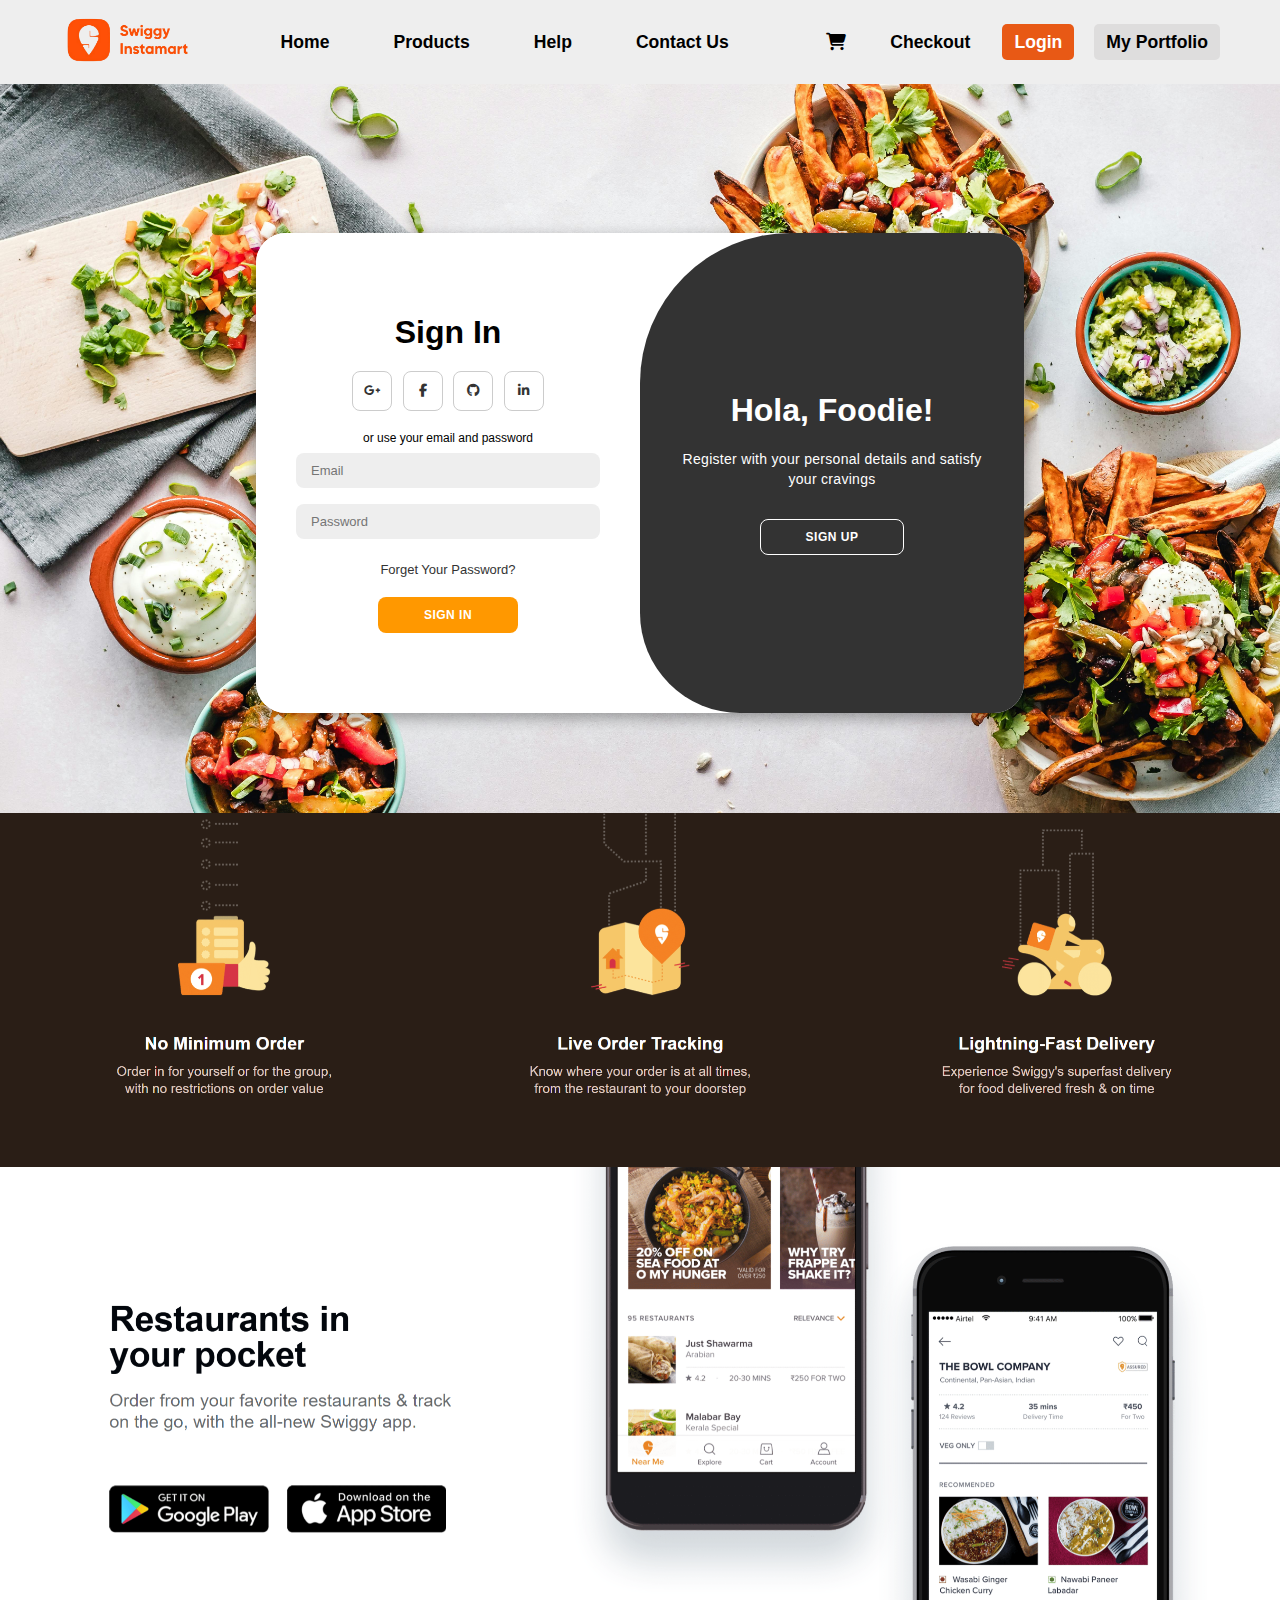
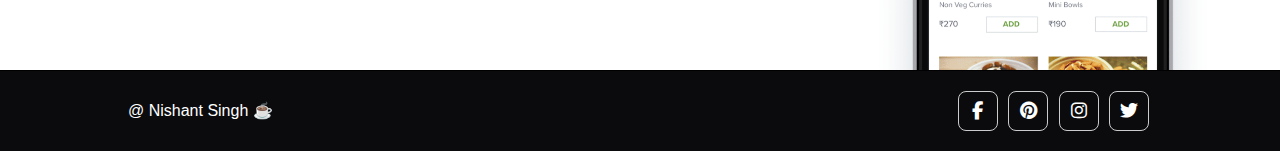
<file: login.html>
<!DOCTYPE html>
<html lang="en">

<head>
  <title>Instamart</title>
  <link rel="stylesheet" href="https://cdnjs.cloudflare.com/ajax/libs/font-awesome/6.4.2/css/all.min.css" />

  <link rel="stylesheet" href="style_login.css">

  <style>
    @import url('https://fonts.googleapis.com/css2?family=Montserrat:wght@300;400;500;600;700&display=swap');
  </style>
  <style>
        .port{
        color: white  ;
  border-radius: 5px;
  background-color: rgb(222, 221, 221);
  /* background-color: powderblue; */

}
  </style>
    <link rel="icon" type="image/x-icon" href="/images/favico.png">

</head>

<body>
  <header>
    <nav>
      <div class="nav-left">
        <a href="index.html" class="logo"><img src="images/logo.png" alt="Logo" /></a>
      </div>

      <div class="nav-center">
        <ul>
          <li><a href="index.html">Home</a></li>
          <li><a href="product.html">Products</a></li>
          <li><a href="help.html">Help</a></li>
          <li><a href="contact.html">Contact Us</a></li>
        </ul>
      </div>

      <div class="nav-right">
        <ul>
          <li>
            <a href="cart.html" class="cart-icon"><i class="fa-duotone fa-solid fa-cart-shopping"></i>
              </svg>
            </a>
          </li>
          <li><a href="checkout.html">Checkout</a></li>
          <li><a href="login.html" class="login">Login</a></li>
            <li><a href="https://github.com/nishantsingh604" class="port">My Portfolio</a></li>
        </ul>
      </div>
    </nav>
  </header>






  <body class="blogin">
    <div class="container" id="container">
      <div class="form-container sign-up">
        <form>
          <h1>Create Account</h1>
          <div class="social-icons">
            <a href="#" class="icon"><i class="fa-brands fa-google-plus-g"></i></a>
            <a href="#" class="icon"><i class="fa-brands fa-facebook-f"></i></a>
            <a href="#" class="icon"><i class="fa-brands fa-github"></i></a>
            <a href="#" class="icon"><i class="fa-brands fa-linkedin-in"></i></a>
          </div>
          <span>or use your email for registration</span>
          <input type="text" placeholder="Name"  required/>
          <input type="email" placeholder="Email" required/>
          <input type="password" placeholder="Password" required/>
          <button>Sign Up</button>
        </form>
      </div>
      <div class="form-container sign-in">
        <form>
          <h1>Sign In</h1>
          <div class="social-icons">
            <a href="#" class="icon"><i class="fa-brands fa-google-plus-g"></i></a>
            <a href="#" class="icon"><i class="fa-brands fa-facebook-f"></i></a>
            <a href="#" class="icon"><i class="fa-brands fa-github"></i></a>
            <a href="#" class="icon"><i class="fa-brands fa-linkedin-in"></i></a>
          </div>
          <span>or use your email and  password</span>
          <input type="email" placeholder="Email" required />
          <input type="password" placeholder="Password"  required/>
          <a href="#">Forget Your Password?</a>
          <button>Sign In</button>
        </form>
      </div>
      <div class="toggle-container">
        <div class="toggle">
          <div class="toggle-panel toggle-left">
            <h1>Welcome Back!</h1>
            <p>Enter your personal details and login into your account!</p>
            <button class="hidden" id="login">Sign In</button>
          </div>
          <div class="toggle-panel toggle-right">
            <h1>Hola, Foodie!</h1>
            <p>
              Register with your personal details and satisfy your cravings
            </p>
            <button class="hidden" id="register">Sign Up</button>
          </div>
        </div>
      </div>
    </div>
    <div class="loginimgdiv">
      <img src="images/login-1.png" class="loginimg" alt="">
      <img src="images/login-2.png" class="loginimg" alt="">
    </div>




    <footer>
      <div class="footer-container">
        <p>@ Nishant Singh ☕</p>
        <div class="social-icons">
          <a href="https://www.facebook.com/SwiggyInstamart/"><i class="fab fa-facebook-f"></i></a>
          <a href="https://in.pinterest.com/swiggyindia/"><i class="fab fa-pinterest"></i></a>
          <a href="https://www.instagram.com/swiggy_instamart/?hl=en"><i class="fab fa-instagram"></i></a>
          <a href="https://x.com/SwiggyInstamart"><i class="fab fa-twitter"></i></a>
        </div>
      </div>
    </footer>



    <script>

      const container = document.getElementById("container");
      const registerBtn = document.getElementById("register");
      const loginBtn = document.getElementById("login");

      registerBtn.addEventListener("click", () => {
        container.classList.add("active");
      });

      loginBtn.addEventListener("click", () => {
        container.classList.remove("active");
      });



      const body = document.body;
      let lastScroll = 0;

      window.addEventListener("scroll", () => {
        const currentScroll = window.pageYOffset;
        if (currentScroll <= 0) {
          body.classList.remove("scroll-up");
          return;
        }

        if (
          currentScroll > lastScroll &&
          !body.classList.contains("scroll-down")
        ) {
          body.classList.remove("scroll-up");
          body.classList.add("scroll-down");
        } else if (
          currentScroll < lastScroll &&
          body.classList.contains("scroll-down")
        ) {
          body.classList.remove("scroll-down");
          body.classList.add("scroll-up");
        }
        lastScroll = currentScroll;
      });
    </script>
  </body>
</body>

</html>
</file>
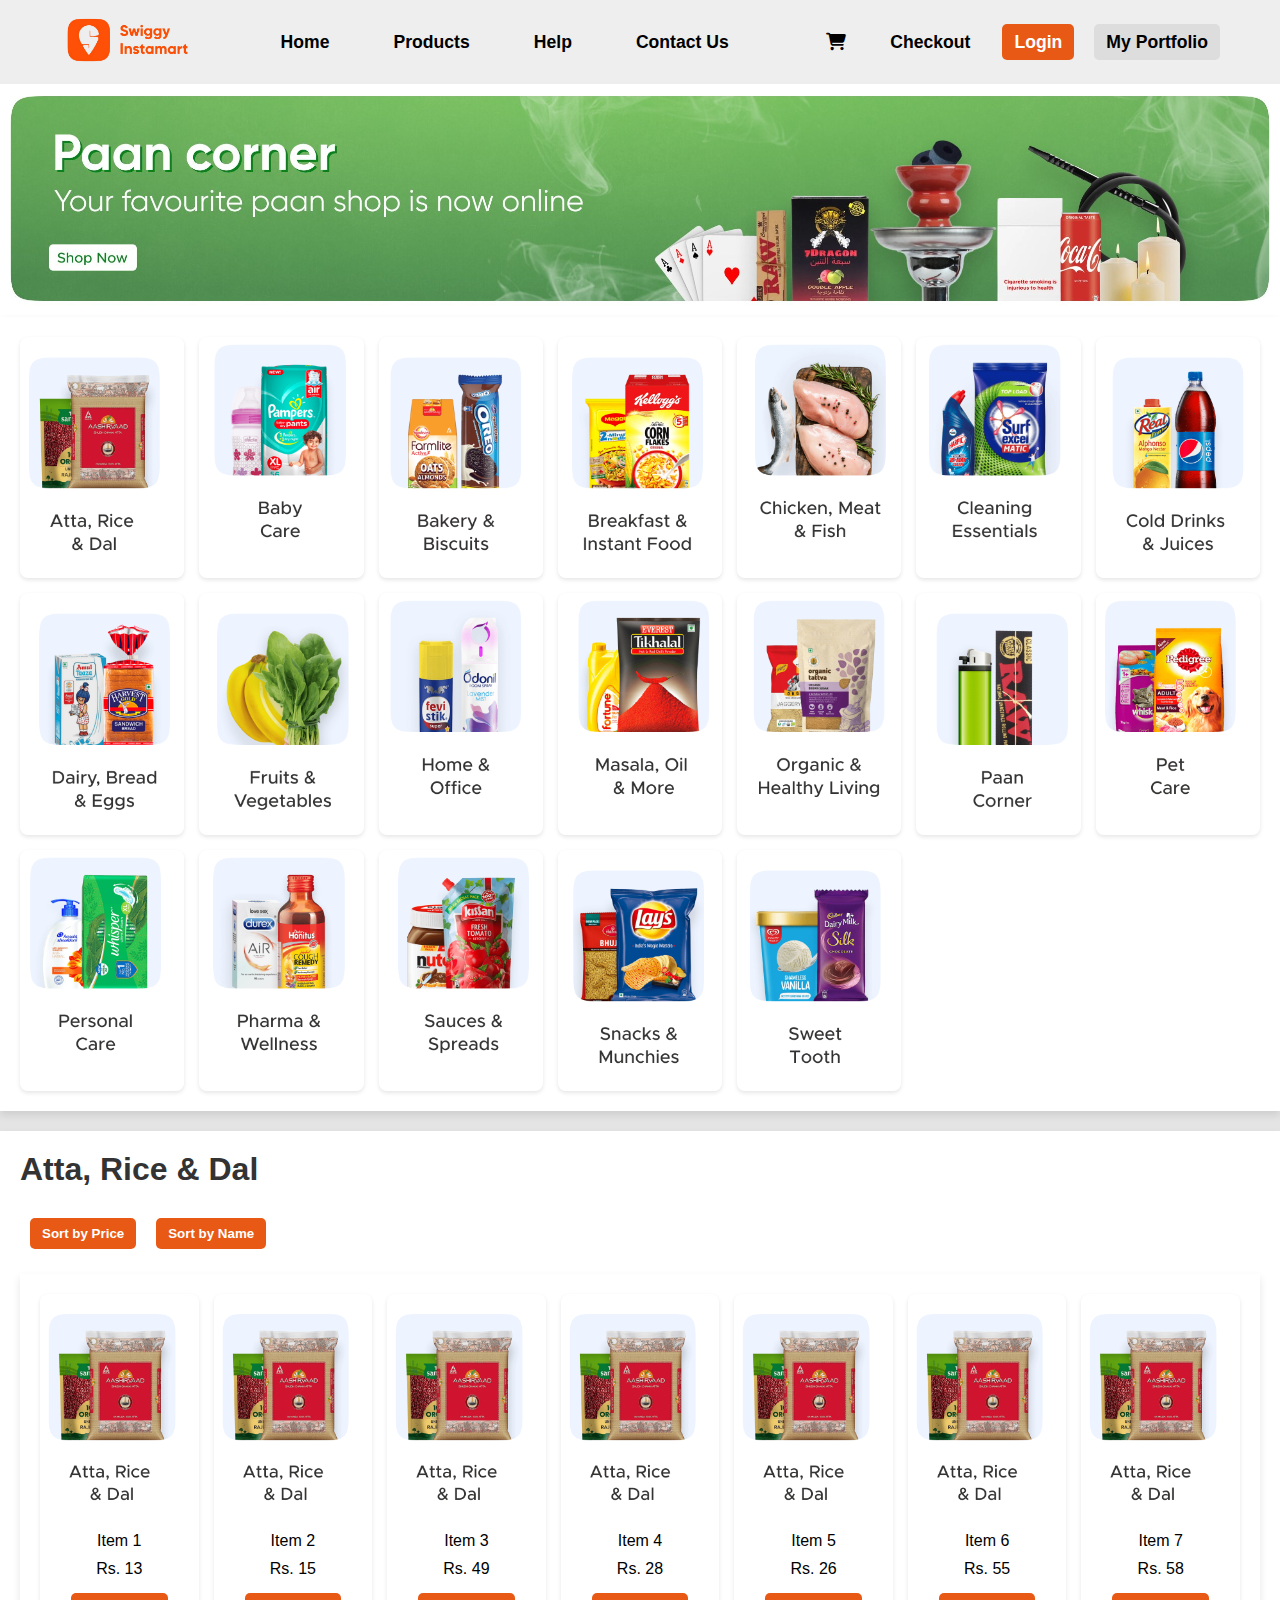
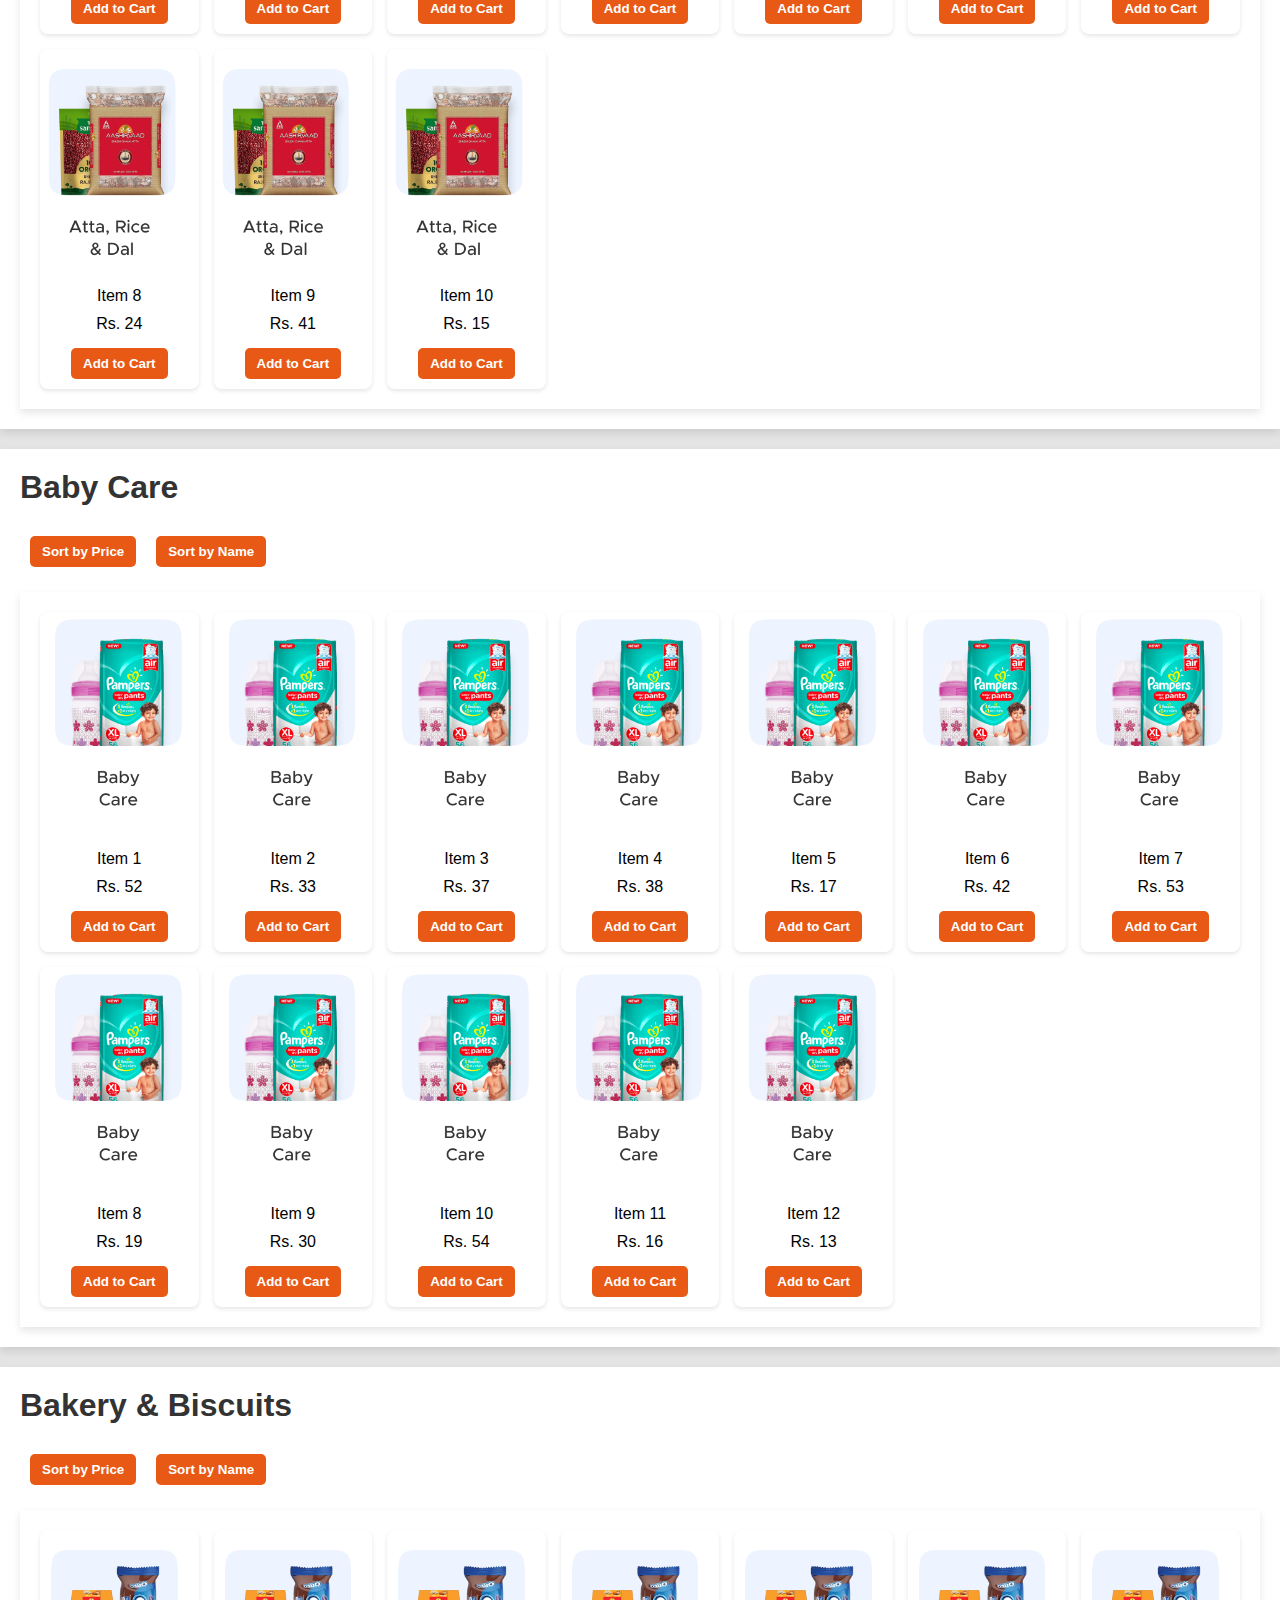
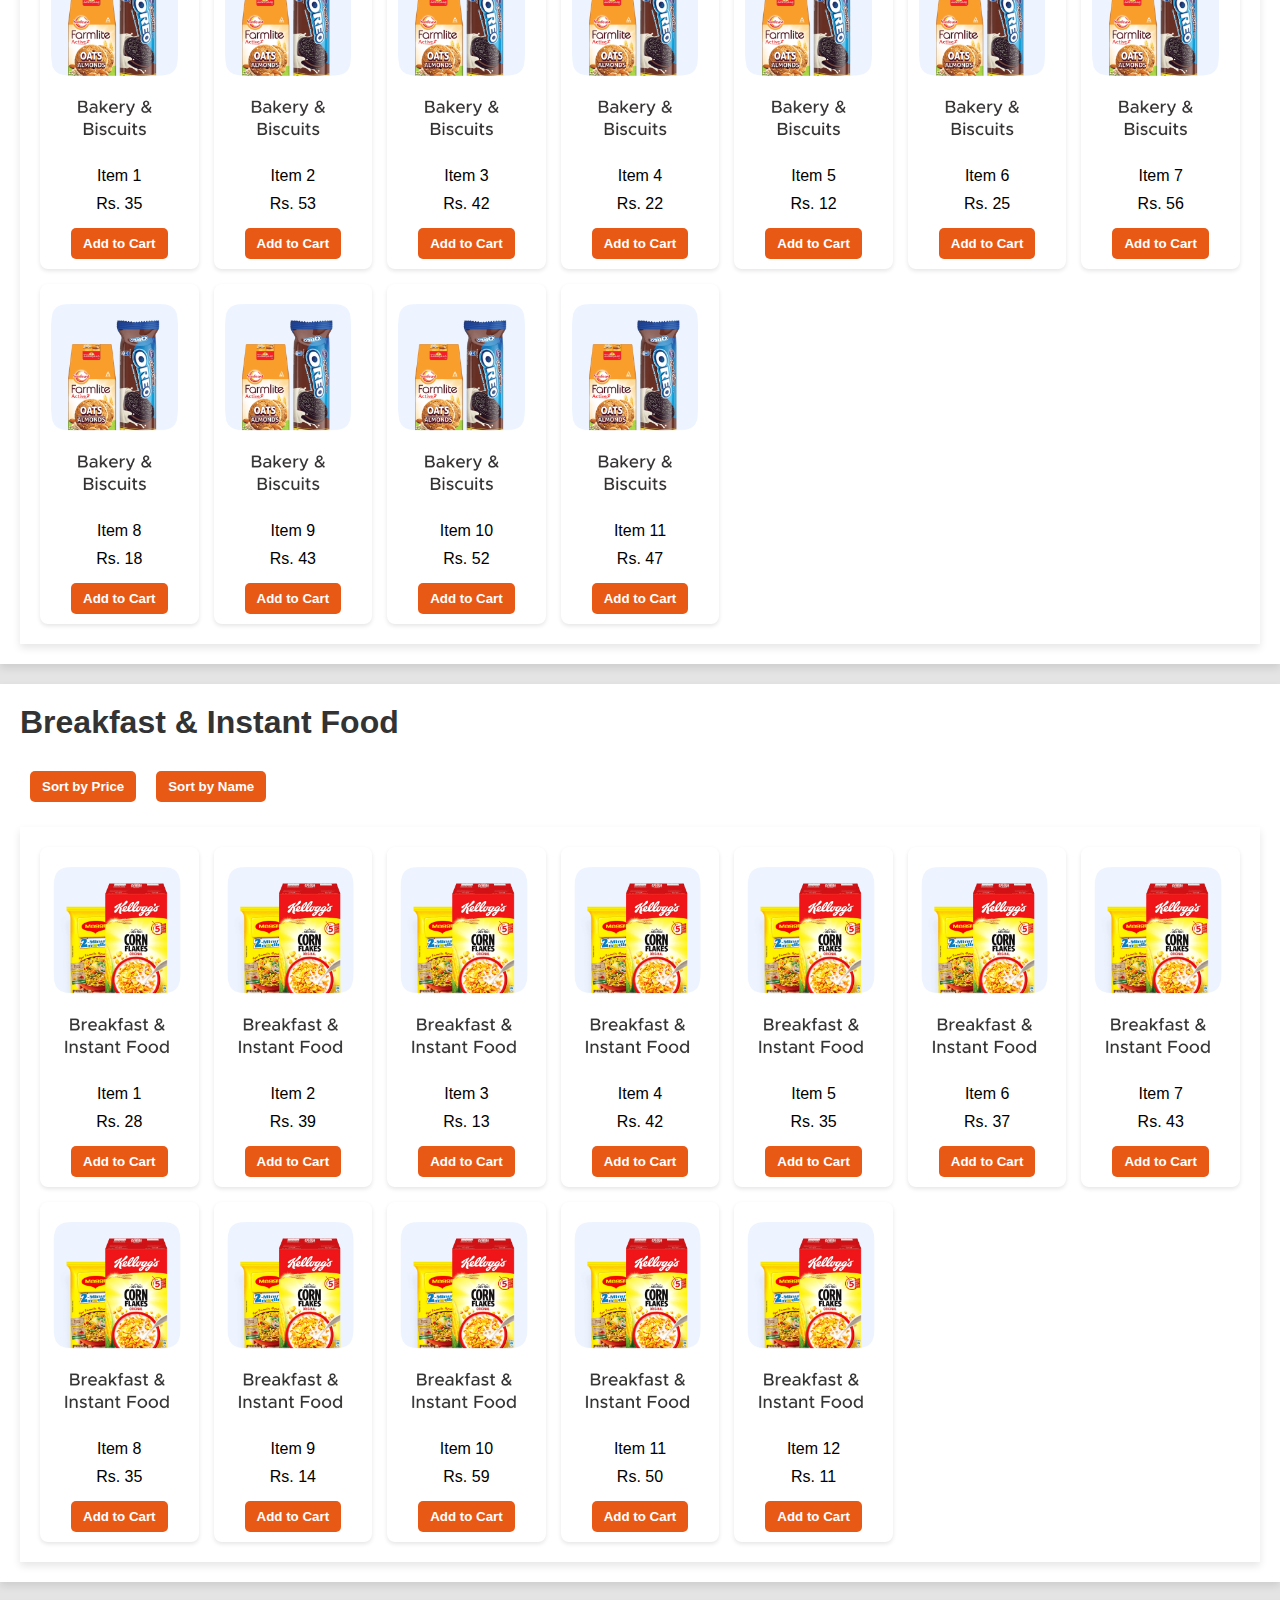
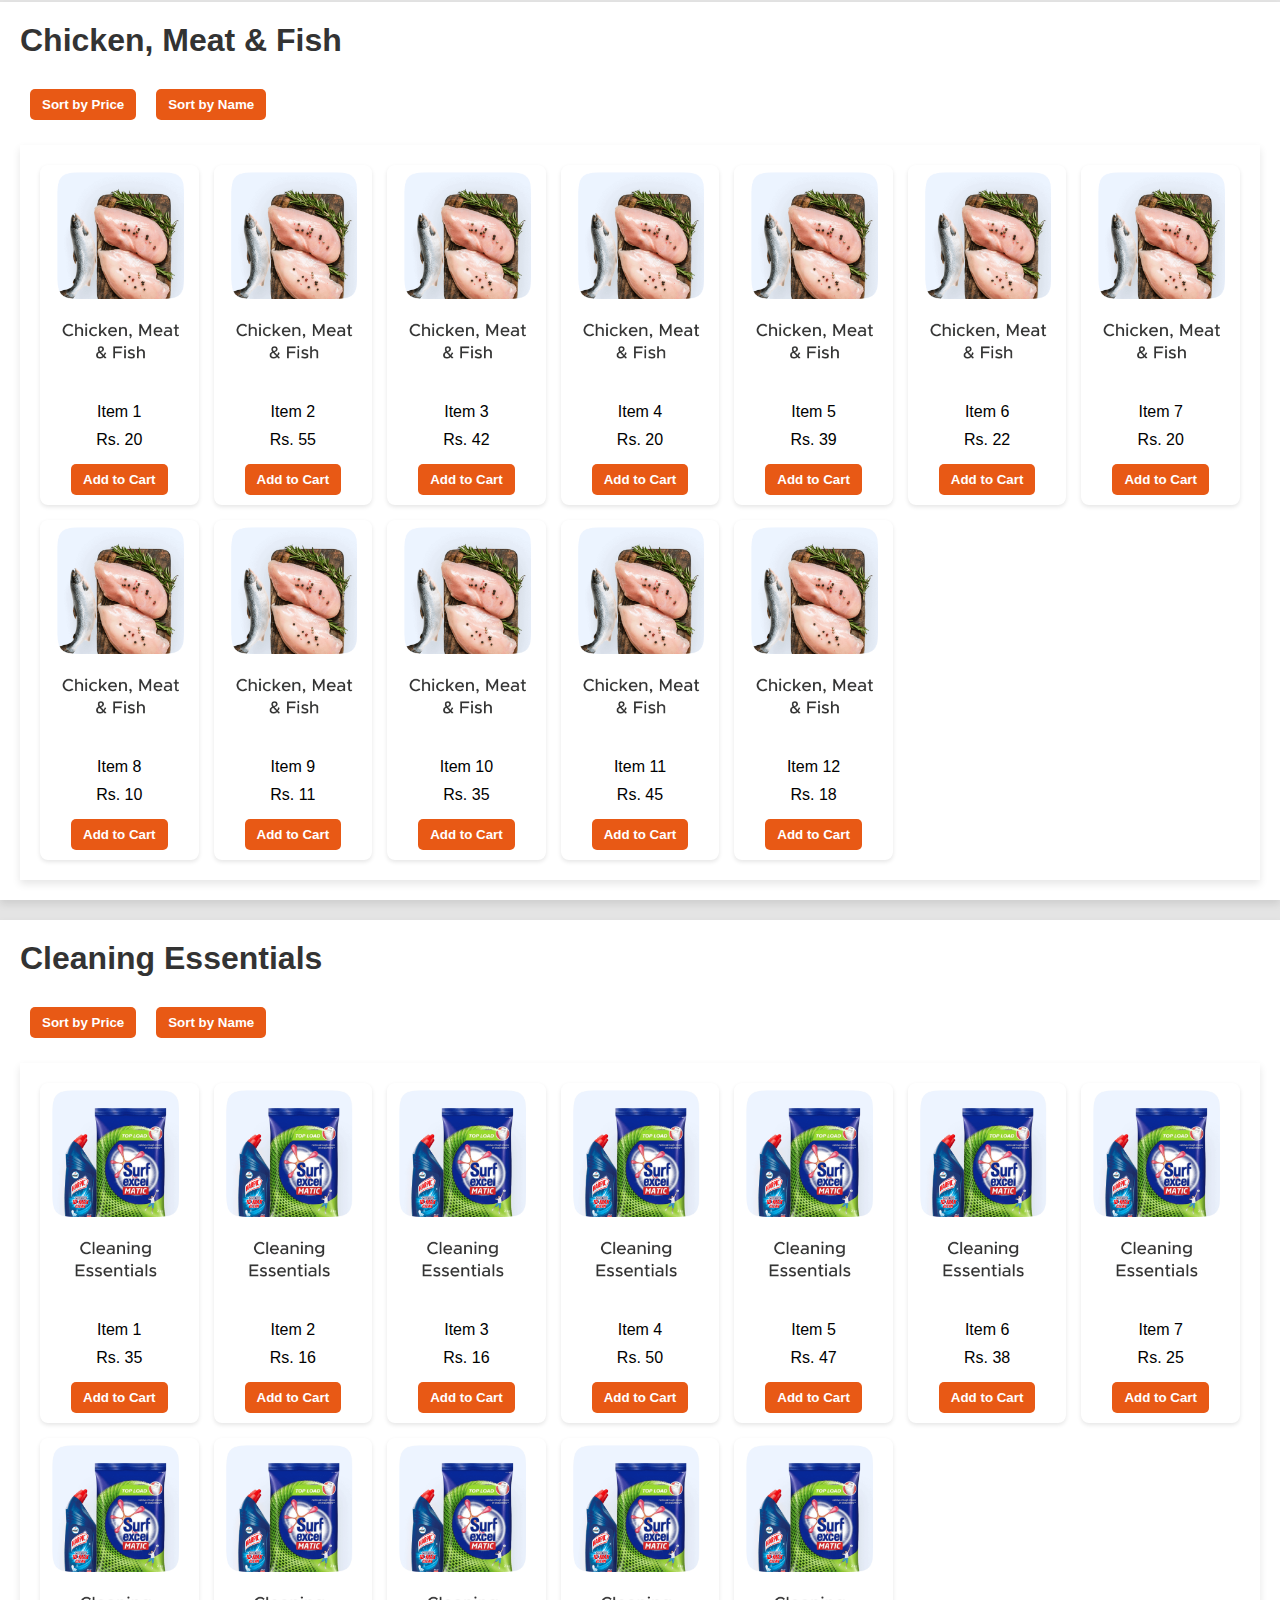
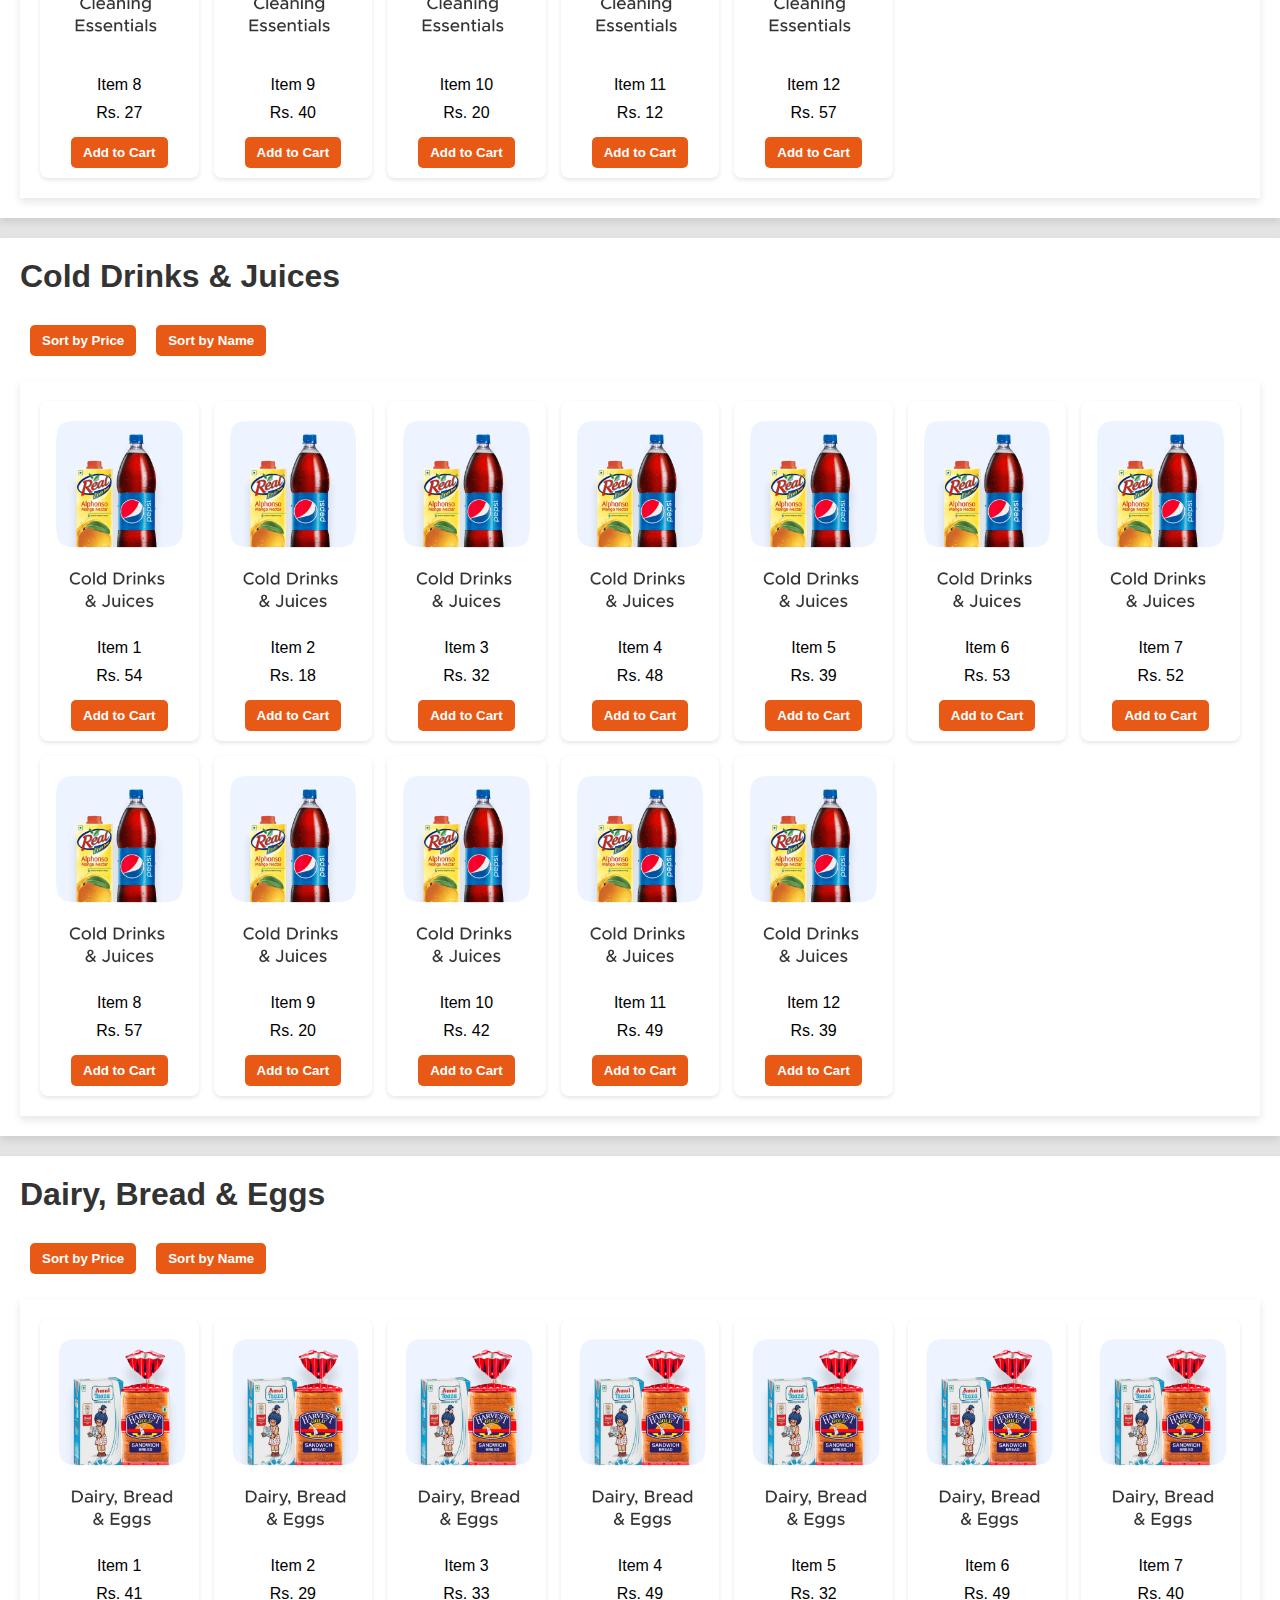
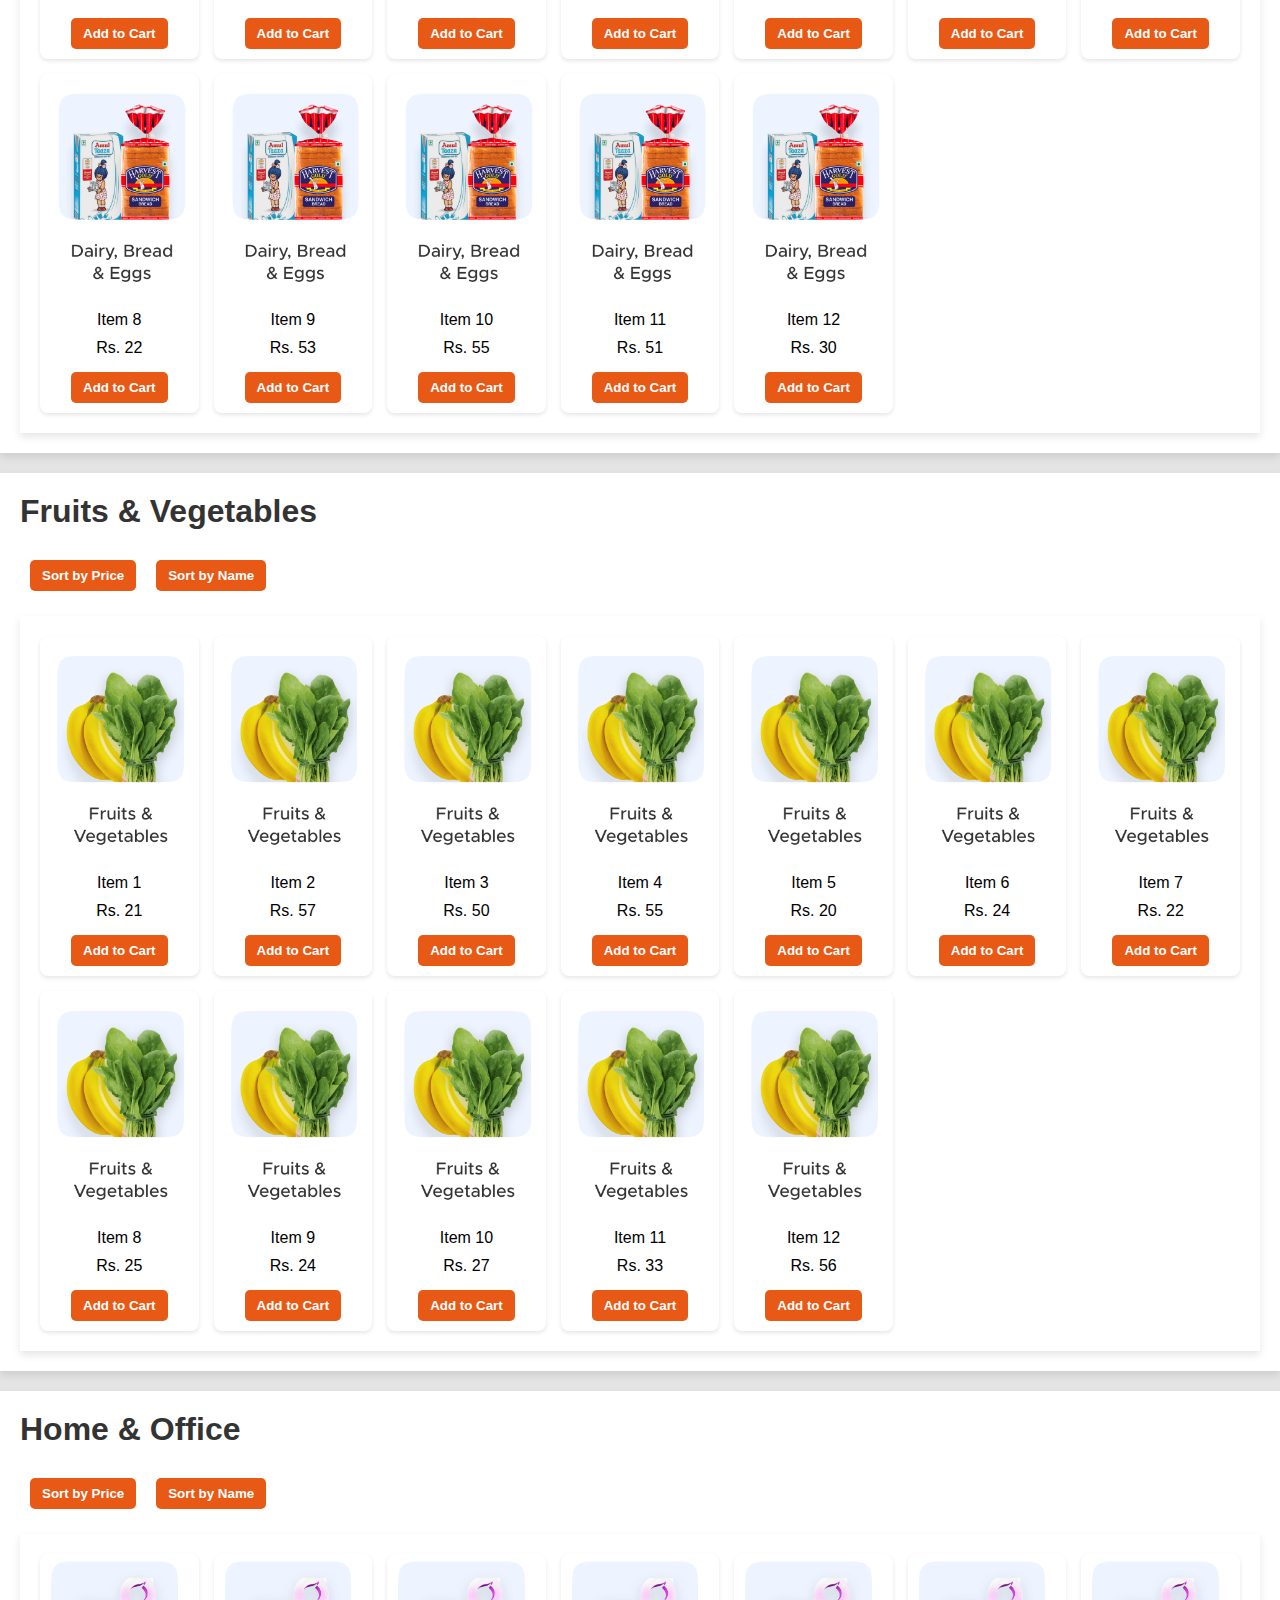
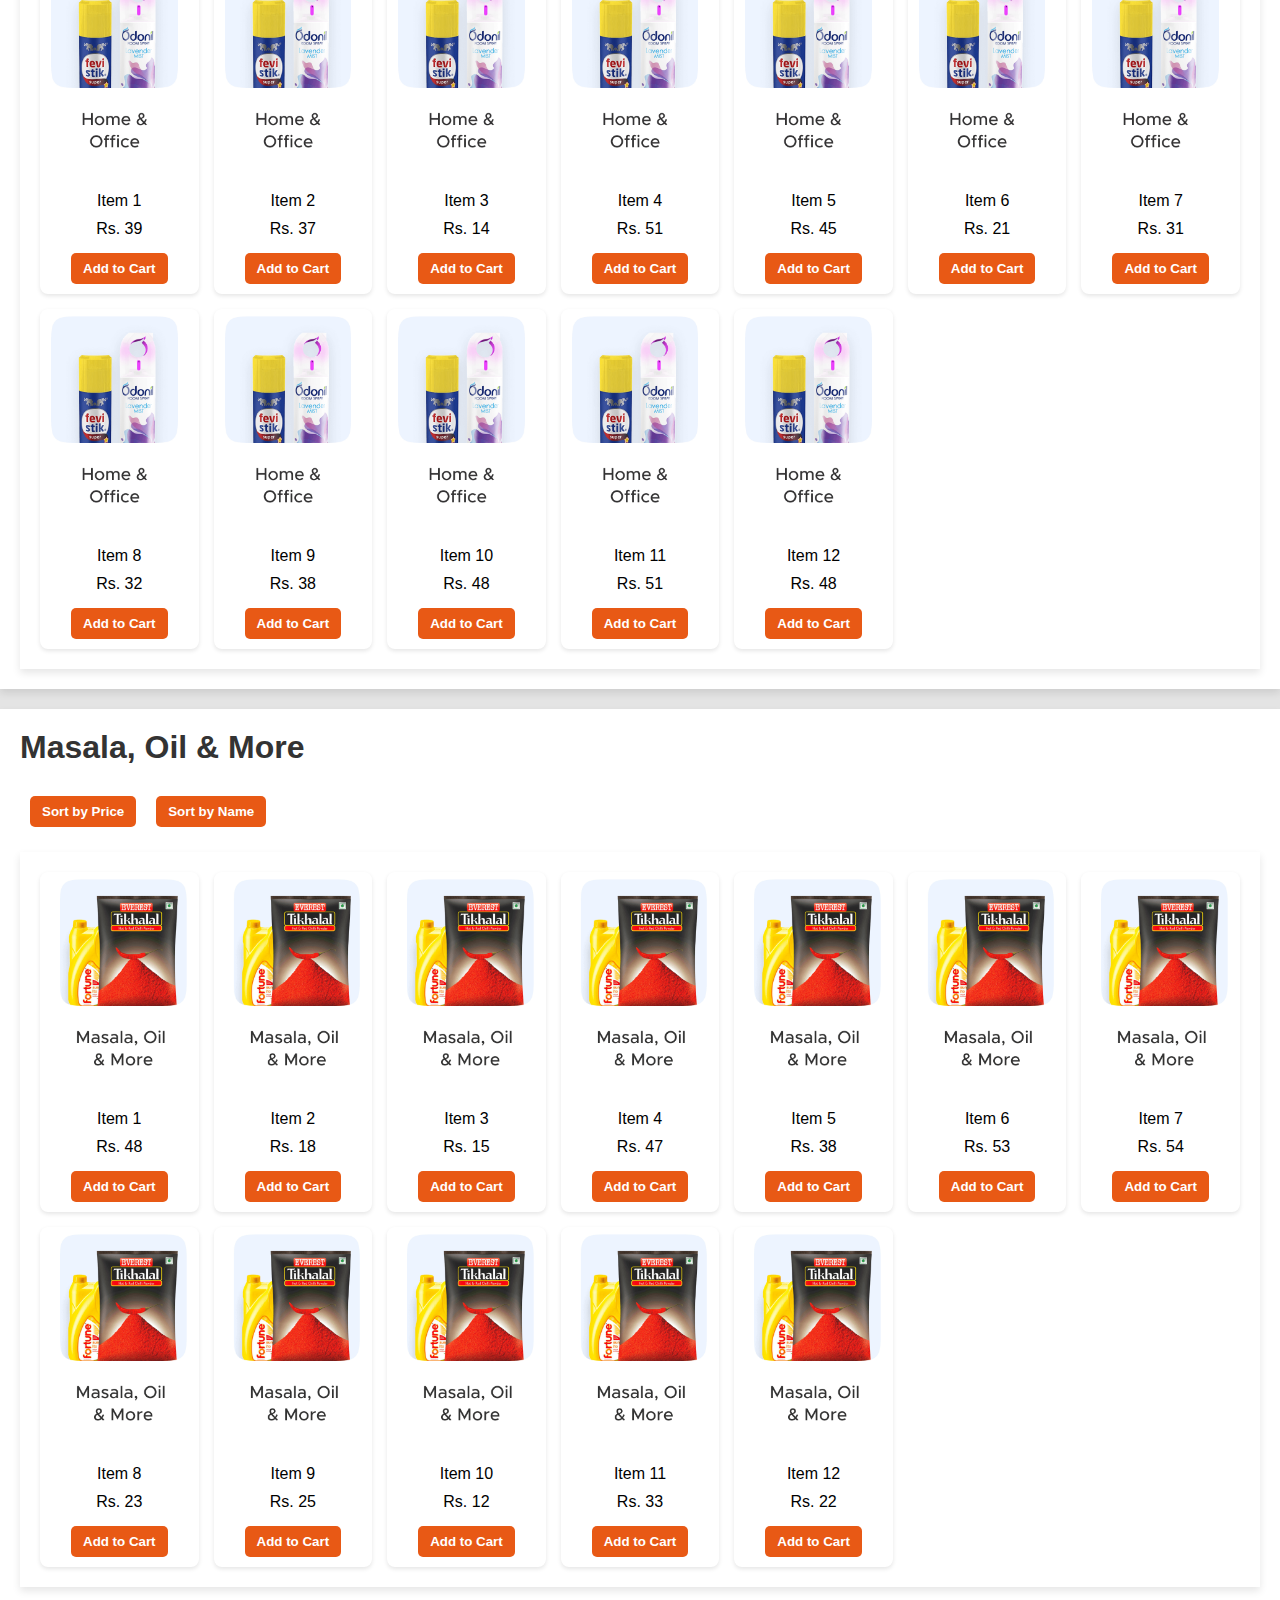
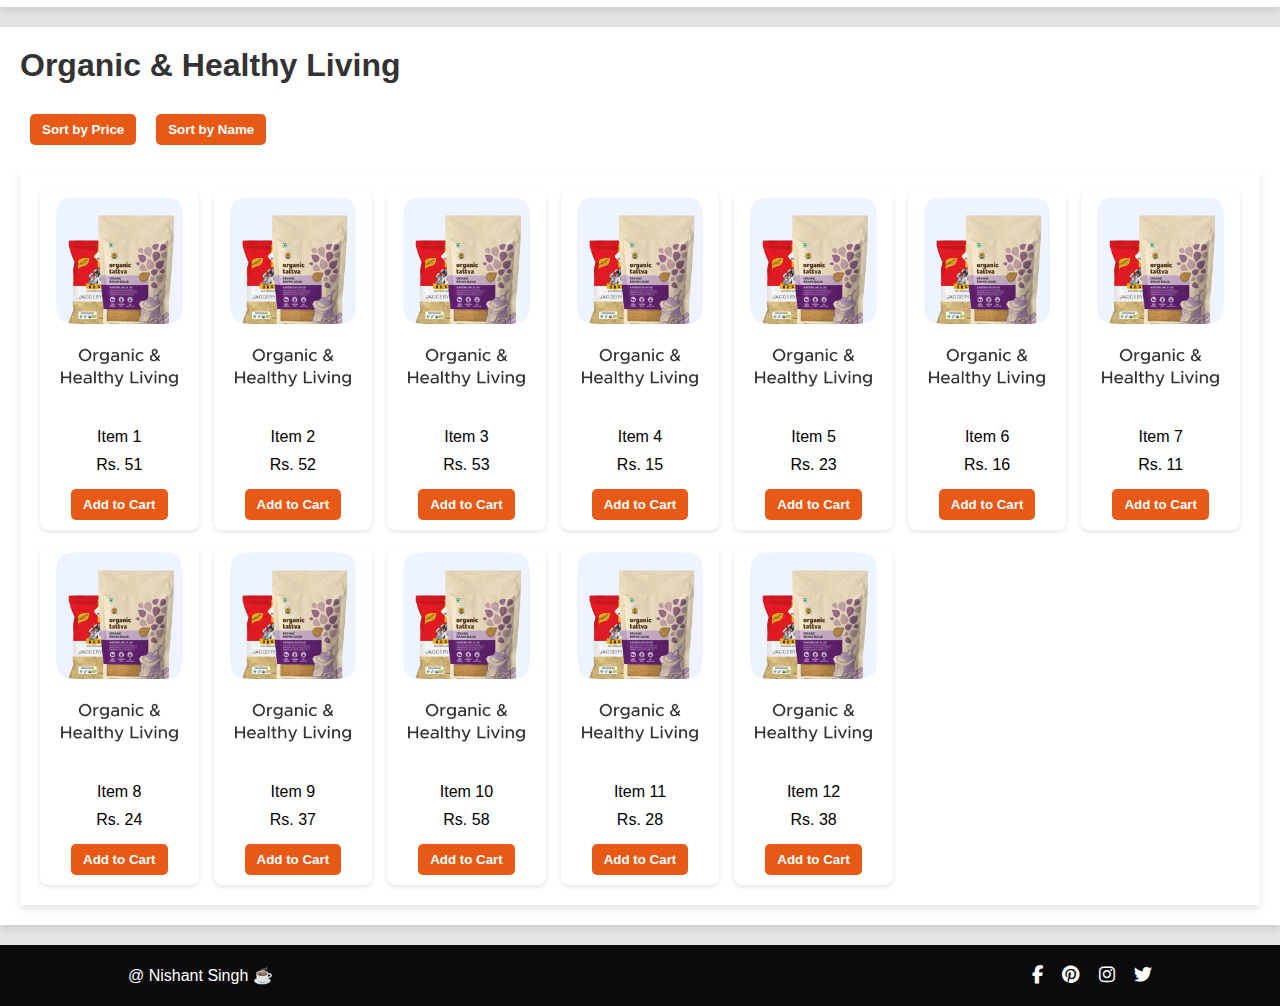
<file: product.html>
<!DOCTYPE html>
<html lang="en">
  <head>
    <title>Instamart</title>
    <link
      rel="stylesheet"
      href="https://cdnjs.cloudflare.com/ajax/libs/font-awesome/6.4.2/css/all.min.css"
    />

    <link rel="icon" type="image/x-icon" href="/images/favico.png">

    <style>
      * {
        margin: 0;
        padding: 0;
        box-sizing: border-box;
        font-family: "Arial", sans-serif;
      }

      body {
        min-height: 200vh;
        display: flex;
        flex-direction: column;
        background-color: #e4e4e4;
      }

      header {
        position: fixed;
        top: 0;
        width: 100%;
        padding: 5px 0;
        background: #eee;
        z-index: 9999;
        transition: all 300ms ease-in-out;
      }
          .port{
        color: white  ;
  border-radius: 5px;
  background-color: rgb(222, 221, 221);
  /* background-color: powderblue; */

}
      nav {
        display: flex;
        justify-content: space-between;
        align-items: center;
        max-width: 1200px;
        margin: auto;
        padding: 10px 20px;
      }

      .nav-left {
        display: flex;
        align-items: center;
      }

      .nav-left .logo img {
        height: 50px;
        width: auto;
      }

      .nav-center {
        flex-grow: 1;
        display: flex;
        justify-content: center;
      }

      .nav-center ul {
        list-style: none;
        display: flex;
        gap: 40px;
      }

      .nav-center ul li a {
        text-decoration: none;
        color: black;
        font-size: 1.1rem;
        font-weight: 600;
        padding: 8px 12px;
      }

      .nav-right {
        display: flex;
        align-items: center;
        gap: 20px;
      }

      .nav-right ul {
        list-style: none;
        display: flex;
        gap: 20px;
      }

      .nav-right ul li a {
        text-decoration: none;
        color: black;
        font-size: 1.1rem;
        font-weight: 600;
        padding: 8px 12px;
      }

      .nav-right .login {
        background-color: #e85915;
        color: white;
        border-radius: 5px;
        padding: 8px 12px;
      }

      .login {
        background-color: #e85915;
        border-radius: 5px;
      }

      .nav-center ul li a:hover,
      .nav-right ul li a:hover {
        color: #e85915;
        background-color: rgb(222, 221, 221);
        transition: 0.5s;
        border-radius: 5px;
      }
      .logo:hover img {
        transform: scale(1.05);
        transition: 1s;
      }
      .scroll-down header {
        transform: translateY(-100%);
      }

      .scroll-up header {
        filter: drop-shadow(0 -10px 20px rgb(170, 170, 170));
      }

      .menu-is-open {
        overflow: hidden;
      }

      .menu-is-open header {
        filter: none;
      }

      .hero {
        background-image: url('./product/banner1.jpg');
        background-size: cover;
        background-position: center;
        aspect-ratio: 54 / 10;
        width: 100%;
        display: flex;
        flex-direction: column;
        justify-content: center;
        align-items: center;
        color: white;
        text-align: center;
        padding: 20px;
        cursor: pointer;
      }

      .grid-container {
        width: 100%;
        display: grid;
        grid-template-columns: repeat(auto-fit, minmax(150px, 1fr));
        gap: 15px;
        padding: 20px;
        background: white;
        box-shadow: 0 4px 8px rgba(0, 0, 0, 0.1);
      }
      .grid-item {
        display: flex;
        align-items: center;
        justify-content: center;
        overflow: hidden;
        border-radius: 8px;
        box-shadow: 0 2px 4px rgba(0, 0, 0, 0.1);
        background: white;
        transition: transform 0.3s ease-in-out;
        position: relative;
        flex-direction: column;
      }
      .grid-item:hover {
        transform: scale(1.01);
        cursor: pointer;
      }
      .grid-item img {
        width: 100%;
        height: auto;
        object-fit: cover;
        border-radius: 8px;
      }

      footer {
        background-color: #0b0b0d;
        color: white;
        padding: 20px 0;
        text-align: center;
        margin-top: auto;
      }

      footer a,
      p:hover {
        color: #e85915;
        transition: 1s;
      }

      .footer-container {
        display: flex;
        justify-content: space-between;
        align-items: center;
        width: 80%;
        margin: 0 auto;
      }

      .footer-container p {
        font-size: 16px;
      }

      .social-icons a {
        color: white;
        margin-left: 15px;
        font-size: 18px;
        text-decoration: none;
        align-items: end;
        text-align: left;
      }

      .social-icons a:hover {
        color: #ff9800;
      }

      .category-section {
        margin: 20px 0;
        padding: 20px;
        background: white;
        box-shadow: 0 4px 8px rgba(0, 0, 0, 0.1);
      }

      .category-section h2 {
        margin-bottom: 20px;
        font-size: 2rem;
        color: #333;
      }

      .add-to-cart-btn {
        background-color: #e85915;
        color: white;
        border: none;
        padding: 8px 12px;
        border-radius: 5px;
        cursor: pointer;
        font-weight: 600;
        margin: 10px;
        transition: background-color 0.3s ease;
      }

      .add-to-cart-btn:hover {
        background-color: #ff752b;
      }

      .cart-popup {
        position: fixed;
        top: 20px;
        right: 20px;
        background-color: #fff;
        padding: 15px 25px;
        border-radius: 5px;
        box-shadow: 0 2px 10px rgba(0, 0, 0, 0.2);
        z-index: 10000;
        display: none;
        border-left: 4px solid #e85915;
      }

      .cart-popup.show {
        display: block;
        animation: slideIn 0.3s ease-out;
      }

      @keyframes slideIn {
        from {
          transform: translateX(100%);
          opacity: 0;
        }
        to {
          transform: translateX(0);
          opacity: 1;
        }
      }
    </style>
  </head>
  <body>
    <div id="cartPopup" class="cart-popup">
      Item added to cart!
    </div>

    <header>
      <nav>
        <div class="nav-left">
          <a href="index.html" class="logo"><img src="images/logo.png" alt="Logo" /></a>
        </div>

        <div class="nav-center">
          <ul>
            <li><a href="index.html">Home</a></li>
            <li><a href="product.html">Products</a></li>
            <li><a href="help.html">Help</a></li>
            <li><a href="contact.html">Contact Us</a></li>
          </ul>
        </div>

        <div class="nav-right">
          <ul>
            <li>
              <a href="cart.html" class="cart-icon"><i class="fa-duotone fa-solid fa-cart-shopping"></i></a>
            </li>
            <li><a href="checkout.html">Checkout</a></li>
            <li><a href="login.html" class="login">Login</a></li>
            <li><a href="https://github.com/nishantsingh604" class="port">My Portfolio</a></li>
          </ul>
        </div>
      </nav>
    </header>

    <div style="height: 80px;"></div>

    <div class="hero"></div>
    <div class="grid-container" id="gridContainer">
      
    </div>
    <section id="below">

    <div id="categories"></div>
</section>
    <footer>
      <div class="footer-container">
        <p>@ Nishant Singh ☕</p>
        <div class="social-icons">
          <a href="https://www.facebook.com/SwiggyInstamart/"><i class="fab fa-facebook-f"></i></a>
          <a href="https://in.pinterest.com/swiggyindia/"><i class="fab fa-pinterest"></i></a>
          <a href="https://www.instagram.com/swiggy_instamart/?hl=en"><i class="fab fa-instagram"></i></a>
          <a href="https://x.com/SwiggyInstamart"><i class="fab fa-twitter"></i></a>
        </div>
      </div>
    </footer>

      <script>
        const images = [
            './category/Atta, Rice & Dal.png',
            './category/Baby Care.png',
            './category/Bakery & Biscuits.png',
            './category/Breakfast & Instant Food.png',
            './category/Chicken, Meat & Fish.png',
            './category/Cleaning Essentials.png',
            './category/Cold Drinks & Juices.png',
            './category/Dairy, Bread & Eggs.png',
            './category/Fruits & Vegetables.png',
            './category/Home & Office.png',
            './category/Masala, Oil & More.png',
            './category/Organic & Healthy Living.png',
            './category/paan corner.png',
            './category/Pet Care.png',
            './category/Personal Care.png',
            './category/Pharma & Wellness.png',
            './category/Sauces & Spreads.png',
            './category/Snacks & Munchies.png',
            './category/Sweet Tooth.png',
        ];
      
        const gridContainer = document.getElementById("gridContainer");
      
        images.forEach((src, i) => {
            let div = document.createElement("div");
            div.classList.add("grid-item");
            div.addEventListener("click", () => {
                window.location.href = `#category${i}`;
            });
            let img = document.createElement("img");
            img.src = src;
            div.appendChild(img);
            gridContainer.appendChild(div);
        });
      
        // Categories with items, prices, and add to cart
        const categories = {
            category0: Array.from({ length: 10 }, (_, i) => ({ name: `Item ${i + 1}`, price: Math.floor(Math.random() * 50) + 10 })),
            category1: Array.from({ length: 12 }, (_, i) => ({ name: `Item ${i + 1}`, price: Math.floor(Math.random() * 50) + 10 })),
            category2: Array.from({ length: 11 }, (_, i) => ({ name: `Item ${i + 1}`, price: Math.floor(Math.random() * 50) + 10 })),
            category3: Array.from({ length: 12 }, (_, i) => ({ name: `Item ${i + 1}`, price: Math.floor(Math.random() * 50) + 10 })),
            category4: Array.from({ length: 12 }, (_, i) => ({ name: `Item ${i + 1}`, price: Math.floor(Math.random() * 50) + 10 })),
            category5: Array.from({ length: 12 }, (_, i) => ({ name: `Item ${i + 1}`, price: Math.floor(Math.random() * 50) + 10 })),
            category6: Array.from({ length: 12 }, (_, i) => ({ name: `Item ${i + 1}`, price: Math.floor(Math.random() * 50) + 10 })),
            category7: Array.from({ length: 12 }, (_, i) => ({ name: `Item ${i + 1}`, price: Math.floor(Math.random() * 50) + 10 })),
            category8: Array.from({ length: 12 }, (_, i) => ({ name: `Item ${i + 1}`, price: Math.floor(Math.random() * 50) + 10 })),
            category9: Array.from({ length: 12 }, (_, i) => ({ name: `Item ${i + 1}`, price: Math.floor(Math.random() * 50) + 10 })),
            category10: Array.from({ length: 12 }, (_, i) => ({ name: `Item ${i + 1}`, price: Math.floor(Math.random() * 50) + 10 })),
            category11: Array.from({ length: 12 }, (_, i) => ({ name: `Item ${i + 1}`, price: Math.floor(Math.random() * 50) + 10 })),
        };
      
        const categoryNames = [
            'Atta, Rice & Dal',
            'Baby Care',
            'Bakery & Biscuits',
            'Breakfast & Instant Food',
            'Chicken, Meat & Fish',
            'Cleaning Essentials',
            'Cold Drinks & Juices',
            'Dairy, Bread & Eggs',
            'Fruits & Vegetables',
            'Home & Office',
            'Masala, Oil & More',
            'Organic & Healthy Living',
            'Paan Corner',
            'Pet Care',
            'Personal Care',
            'Pharma & Wellness',
            'Sauces & Spreads',
            'Snacks & Munchies',
            'Sweet Tooth',
            'Tea, Coffee & Health Drink',
        ];
      
        const images1 = [
            './category/Atta, Rice & Dal.png',
            './category/Baby Care.png',
            './category/Bakery & Biscuits.png',
            './category/Breakfast & Instant Food.png',
            './category/Chicken, Meat & Fish.png',
            './category/Cleaning Essentials.png',
            './category/Cold Drinks & Juices.png',
            './category/Dairy, Bread & Eggs.png',
            './category/Fruits & Vegetables.png',
            './category/Home & Office.png',
            './category/Masala, Oil & More.png',
            './category/Organic & Healthy Living.png',
            './category/paan corner.png',
            './category/Pet Care.png',
            './category/Personal Care.png',
            './category/Pharma & Wellness.png',
            './category/Sauces & Spreads.png',
            './category/Snacks & Munchies.png',
            './category/Sweet Tooth.png',
            './category/Tea, Coffee & Health Drink.png',
        ];
      
        const categoriesContainer = document.getElementById('categories');
        const cartPopup = document.getElementById('cartPopup');
      
        function showCartPopup() {
            cartPopup.classList.add('show');
            setTimeout(() => {
                cartPopup.classList.remove('show');
            }, 2000);
        }
      
        function addToCart(category, item, price) {
            let cart = JSON.parse(localStorage.getItem('cart')) || [];
            cart.push({ category, item, price });
            localStorage.setItem('cart', JSON.stringify(cart));
            showCartPopup();
        }
      
        function renderCategory(categoryKey, index, items) {
            const section = document.createElement('div');
            section.classList.add('category-section');
            section.id = categoryKey;
      
            const title = document.createElement('h2');
            title.textContent = categoryNames[index];
            section.appendChild(title);
      
            const sortContainer = document.createElement('div');
            sortContainer.style.marginBottom = '15px';
      
            const sortByPriceBtn = document.createElement('button');
            sortByPriceBtn.textContent = 'Sort by Price';
            sortByPriceBtn.style.marginRight = '10px';
            sortByPriceBtn.classList.add('add-to-cart-btn');
            sortByPriceBtn.addEventListener('click', () => {
                const sortedItems = [...items].sort((a, b) => a.price - b.price);
                updateCategoryGrid(categoryKey, sortedItems);
            });
            sortContainer.appendChild(sortByPriceBtn);
      
            const sortByNameBtn = document.createElement('button');
            sortByNameBtn.textContent = 'Sort by Name';
            sortByNameBtn.classList.add('add-to-cart-btn');
            sortByNameBtn.addEventListener('click', () => {
                const sortedItems = [...items].sort((a, b) => a.name.localeCompare(b.name));
                updateCategoryGrid(categoryKey, sortedItems);
            });
            sortContainer.appendChild(sortByNameBtn);
      
            section.appendChild(sortContainer);
      
            const gridContainer = document.createElement('div');
            gridContainer.classList.add('grid-container');
            gridContainer.id = `${categoryKey}-grid`;
      
            items.forEach((itemObj, itemIndex) => {
                const gridItem = document.createElement('div');
                gridItem.classList.add('grid-item');
      
                const img = document.createElement('img');
                img.src = images1[index];
                gridItem.appendChild(img);
      
                const nameSpan = document.createElement('span');
                nameSpan.textContent = itemObj.name;
                nameSpan.style.margin = '5px 0';
                gridItem.appendChild(nameSpan);
      
                const priceSpan = document.createElement('span');
                priceSpan.textContent = `Rs. ${itemObj.price}`;
                priceSpan.style.margin = '5px 0';
                gridItem.appendChild(priceSpan);
      
                const addButton = document.createElement('button');
                addButton.classList.add('add-to-cart-btn');
                addButton.textContent = 'Add to Cart';
                addButton.addEventListener('click', (e) => {
                    e.stopPropagation();
                    addToCart(categoryNames[index], itemObj.name, itemObj.price);
                });
                gridItem.appendChild(addButton);
      
                gridItem.addEventListener('click', (e) => {
                    if (e.target !== addButton) {
                        window.location.href = `#${categoryKey}-${itemIndex}`;
                    }
                });
      
                gridContainer.appendChild(gridItem);
            });
      
            section.appendChild(gridContainer);
            categoriesContainer.appendChild(section);
        }
      
        function updateCategoryGrid(categoryKey, items) {
            const gridContainer = document.getElementById(`${categoryKey}-grid`);
            gridContainer.innerHTML = ''; // Clear existing items
      
            items.forEach((itemObj, itemIndex) => {
                const gridItem = document.createElement('div');
                gridItem.classList.add('grid-item');
      
                const img = document.createElement('img');
                img.src = images1[parseInt(categoryKey.replace('category', ''))];
                gridItem.appendChild(img);
      
                const nameSpan = document.createElement('span');
                nameSpan.textContent = itemObj.name;
                nameSpan.style.margin = '5px 0';
                gridItem.appendChild(nameSpan);
      
                const priceSpan = document.createElement('span');
                priceSpan.textContent = `Rs. ${itemObj.price}`;
                priceSpan.style.margin = '5px 0';
                gridItem.appendChild(priceSpan);
      
                const addButton = document.createElement('button');
                addButton.classList.add('add-to-cart-btn');
                addButton.textContent = 'Add to Cart';
                addButton.addEventListener('click', (e) => {
                    e.stopPropagation();
                    addToCart(categoryNames[parseInt(categoryKey.replace('category', ''))], itemObj.name, itemObj.price);
                });
                gridItem.appendChild(addButton);
      
                gridItem.addEventListener('click', (e) => {
                    if (e.target !== addButton) {
                        window.location.href = `#${categoryKey}-${itemIndex}`;
                    }
                });
      
                gridContainer.appendChild(gridItem);
            });
        }
      
        Object.keys(categories).forEach((categoryKey, index) => {
            renderCategory(categoryKey, index, categories[categoryKey]);
        });
      
        // Scroll behavior
        const body = document.body;
        let lastScroll = 0;
      
        window.addEventListener("scroll", () => {
            const currentScroll = window.pageYOffset;
            if (currentScroll <= 0) {
                body.classList.remove("scroll-up");
                return;
            }
      
            if (
                currentScroll > lastScroll &&
                !body.classList.contains("scroll-down")
            ) {
                body.classList.remove("scroll-up");
                body.classList.add("scroll-down");
            } else if (
                currentScroll < lastScroll &&
                body.classList.contains("scroll-down")
            ) {
                body.classList.remove("scroll-down");
                body.classList.add("scroll-up");
            }
            lastScroll = currentScroll;
        });
      </script>
  </body>
</html>
</file>
<file: style_login.css>
* {
    margin: 0;
    padding: 0;
    box-sizing: border-box;
    font-family: "Arial", sans-serif;
}

body {
    min-height: 100vh;
    display: flex;
    flex-direction: column;
    background-color: #e4e4e4;
    padding-top: 60px;

}

header {
    position: fixed;
    top: 0;
    width: 100%;
    padding: 5px 0;
    background: #eee;
    z-index: 9999;
    transition: all 300ms ease-in-out;
}

nav {
    display: flex;
    justify-content: space-between;
    align-items: center;
    max-width: 1200px;
    margin: auto;
    padding: 10px 20px;
}

.nav-left {
    display: flex;
    align-items: center;
}

.nav-left .logo img {
    height: 50px;
    width: auto;
}

.nav-center {
    flex-grow: 1;
    display: flex;
    justify-content: center;
}

.nav-center ul {
    list-style: none;
    display: flex;
    gap: 40px;
}

.nav-center ul li a {
    text-decoration: none;
    color: black;
    font-size: 1.1rem;
    font-weight: 600;
    padding: 8px 12px;
}

.nav-right {
    display: flex;
    align-items: center;
    gap: 20px;
}

.nav-right ul {
    list-style: none;
    display: flex;
    gap: 20px;
}

.nav-right ul li a {
    text-decoration: none;
    color: black;
    font-size: 1.1rem;
    font-weight: 600;
    padding: 8px 12px;
}

.nav-right .login {
    background-color: #e85915;
    color: white;
    border-radius: 5px;
    padding: 8px 12px;
}

.login {
    background-color: #e85915;
    border-radius: 5px;
}

.nav-center ul li a:hover,
.nav-right ul li a:hover {
    color: #e85915;
    background-color: rgb(222, 221, 221);
    transition: 0.5s;
    border-radius: 5px;
}

.logo:hover img {
    transform: scale(1.05);
    transition: 1s;
}

.scroll-down header {
    transform: translateY(-100%);
}

.scroll-up header {
    filter: drop-shadow(0 -10px 20px rgb(170, 170, 170));
}

.menu-is-open {
    overflow: hidden;
}

.menu-is-open header {
    filter: none;
}

footer {
    background-color: #0b0b0d;
    color: white;
    /* padding: 20px 0; */
    text-align: center;
    width: 100%;
    height: 80px;
}

footer a,
p:hover {
    color: #e85915;
    transition: 1s;
}

.footer-container {
    display: flex;
    justify-content: space-between;
    align-items: center;
    width: 80%;
    margin: 0 auto;
}

.footer-container p {
    font-size: 16px;
}

.social-icons a {
    color: white;
    margin-left: 15px;
    font-size: 18px;
    text-decoration: none;
    align-items: end;
    text-align: left;
}

.social-icons a:hover {
    color: #ff9800;
}



.blogin {
    background-color: #c9d6ff;
    background-image: url(images/login-bg.jpeg);
    background-size: cover;
    background-repeat: no-repeat;
    display: flex;
    align-items: center;
    justify-content: center;
    flex-direction: column;
    height: 100vh;
    flex-grow: 1;
}

.container {
    background-color: #fff;
    border-radius: 30px;
    box-shadow: 0 5px 15px rgba(0, 0, 0, 0.35);
    position: relative;
    overflow: hidden;
    width: 768px;
    max-width: 100%;
    min-height: 480px;
    margin-top: 80%;
}

.container p {
    font-size: 14px;
    line-height: 20px;
    letter-spacing: 0.3px;
    margin: 20px 0;
}

.container p:hover {
    color: white;
}

.container span {
    font-size: 12px;
}

.container a {
    color: #333;
    font-size: 13px;
    text-decoration: none;
    margin: 15px 0 10px;
}

.container button {
    background-color: #ff9800;
    color: #fff;
    font-size: 12px;
    padding: 10px 45px;
    border: 1px solid transparent;
    border-radius: 8px;
    font-weight: 600;
    letter-spacing: 0.5px;
    text-transform: uppercase;
    margin-top: 10px;
    cursor: pointer;
}

.container button:hover {
    color: #e85915;
    background-color: rgb(222, 221, 221);
    transition: 0.5s;
}



.container button.hidden {
    background-color: transparent;
    border-color: #fff;
}

.container form {
    background-color: #fff;
    display: flex;
    align-items: center;
    justify-content: center;
    flex-direction: column;
    padding: 0 40px;
    height: 100%;
}

.container input {
    background-color: #eee;
    border: none;
    margin: 8px 0;
    padding: 10px 15px;
    font-size: 13px;
    border-radius: 8px;
    width: 100%;
    outline: none;
}

.form-container {
    position: absolute;
    top: 0;
    height: 100%;
    transition: all 0.6s ease-in-out;
}

.sign-in {
    left: 0;
    width: 50%;
    z-index: 2;
}

.container.active .sign-in {
    transform: translateX(100%);
}

.sign-up {
    left: 0;
    width: 50%;
    opacity: 0;
    z-index: 1;
}

.container.active .sign-up {
    transform: translateX(100%);
    opacity: 1;
    z-index: 5;
    animation: move 0.6s;
}

@keyframes move {

    0%,
    49.99% {
        opacity: 0;
        z-index: 1;
    }

    50%,
    100% {
        opacity: 1;
        z-index: 5;
    }
}

.social-icons {
    margin: 20px 0;
}

.social-icons a {
    border: 1px solid #ccc;
    border-radius: 20%;
    display: inline-flex;
    justify-content: center;
    align-items: center;
    margin: 0 3px;
    width: 40px;
    height: 40px;
}

.toggle-container {
    position: absolute;
    top: 0;
    left: 50%;
    width: 50%;
    height: 100%;
    overflow: hidden;
    transition: all 0.6s ease-in-out;
    border-radius: 150px 0 0 100px;
    z-index: 1000;
}

.container.active .toggle-container {
    transform: translateX(-100%);
    border-radius: 0 150px 100px 0;
}

.toggle {
    background-color: #2da0a8;
    height: 100%;
    background-color: #333;
    color: #fff;
    position: relative;
    left: -100%;
    height: 100%;
    width: 200%;
    transform: translateX(0);
    transition: all 0.6s ease-in-out;
}

.container.active .toggle {
    transform: translateX(50%);
}

.toggle-panel {
    position: absolute;
    width: 50%;
    height: 100%;
    display: flex;
    align-items: center;
    justify-content: center;
    flex-direction: column;
    padding: 0 30px;
    text-align: center;
    top: 0;
    transform: translateX(0);
    transition: all 0.6s ease-in-out;
}

.toggle-left {
    transform: translateX(-200%);
}

.container.active .toggle-left {
    transform: translateX(0);
}

.toggle-right {
    right: 0;
    transform: translateX(0);
}

.container.active .toggle-right {
    transform: translateX(200%);
}

.loginimg {
    width: 100%;
    display: block;
}

.loginimgdiv {
    margin-top: 100px;
    position: relative;
    display: block;
    margin-bottom: 0;
}
</file>
